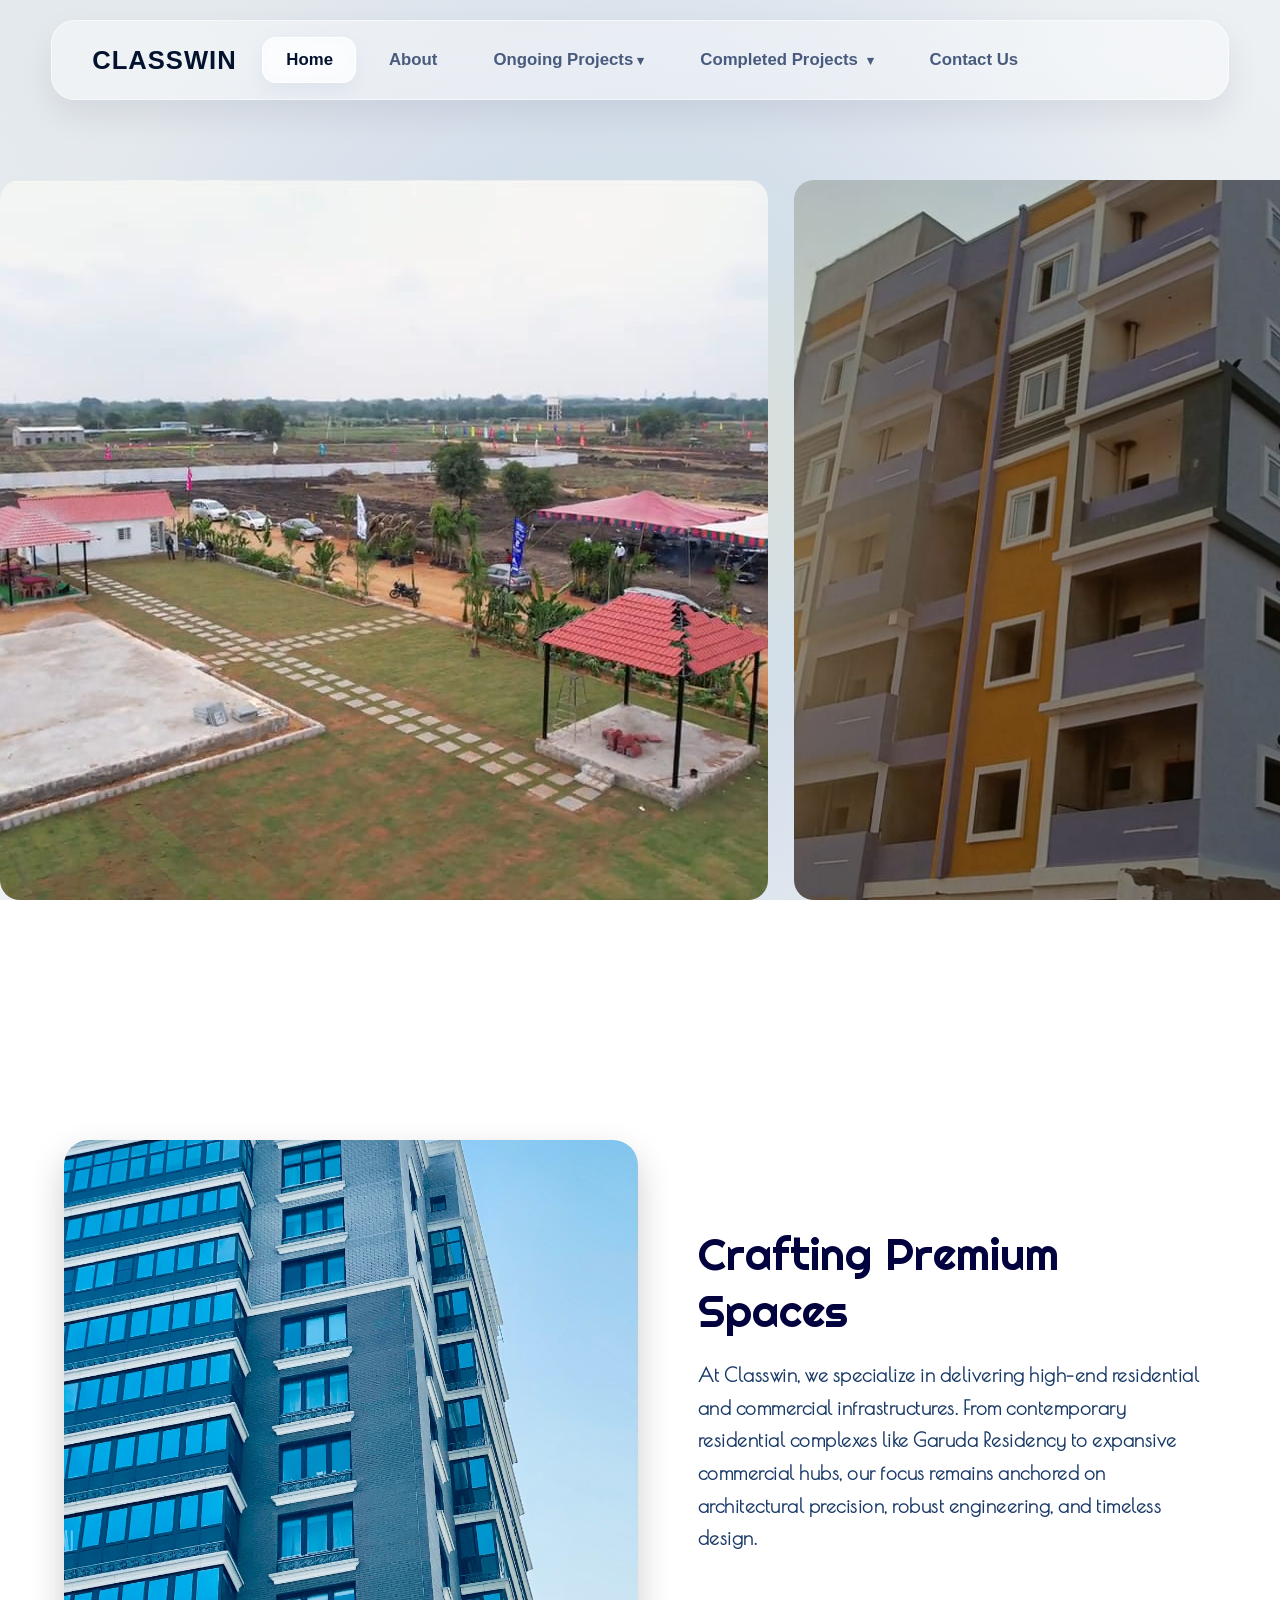
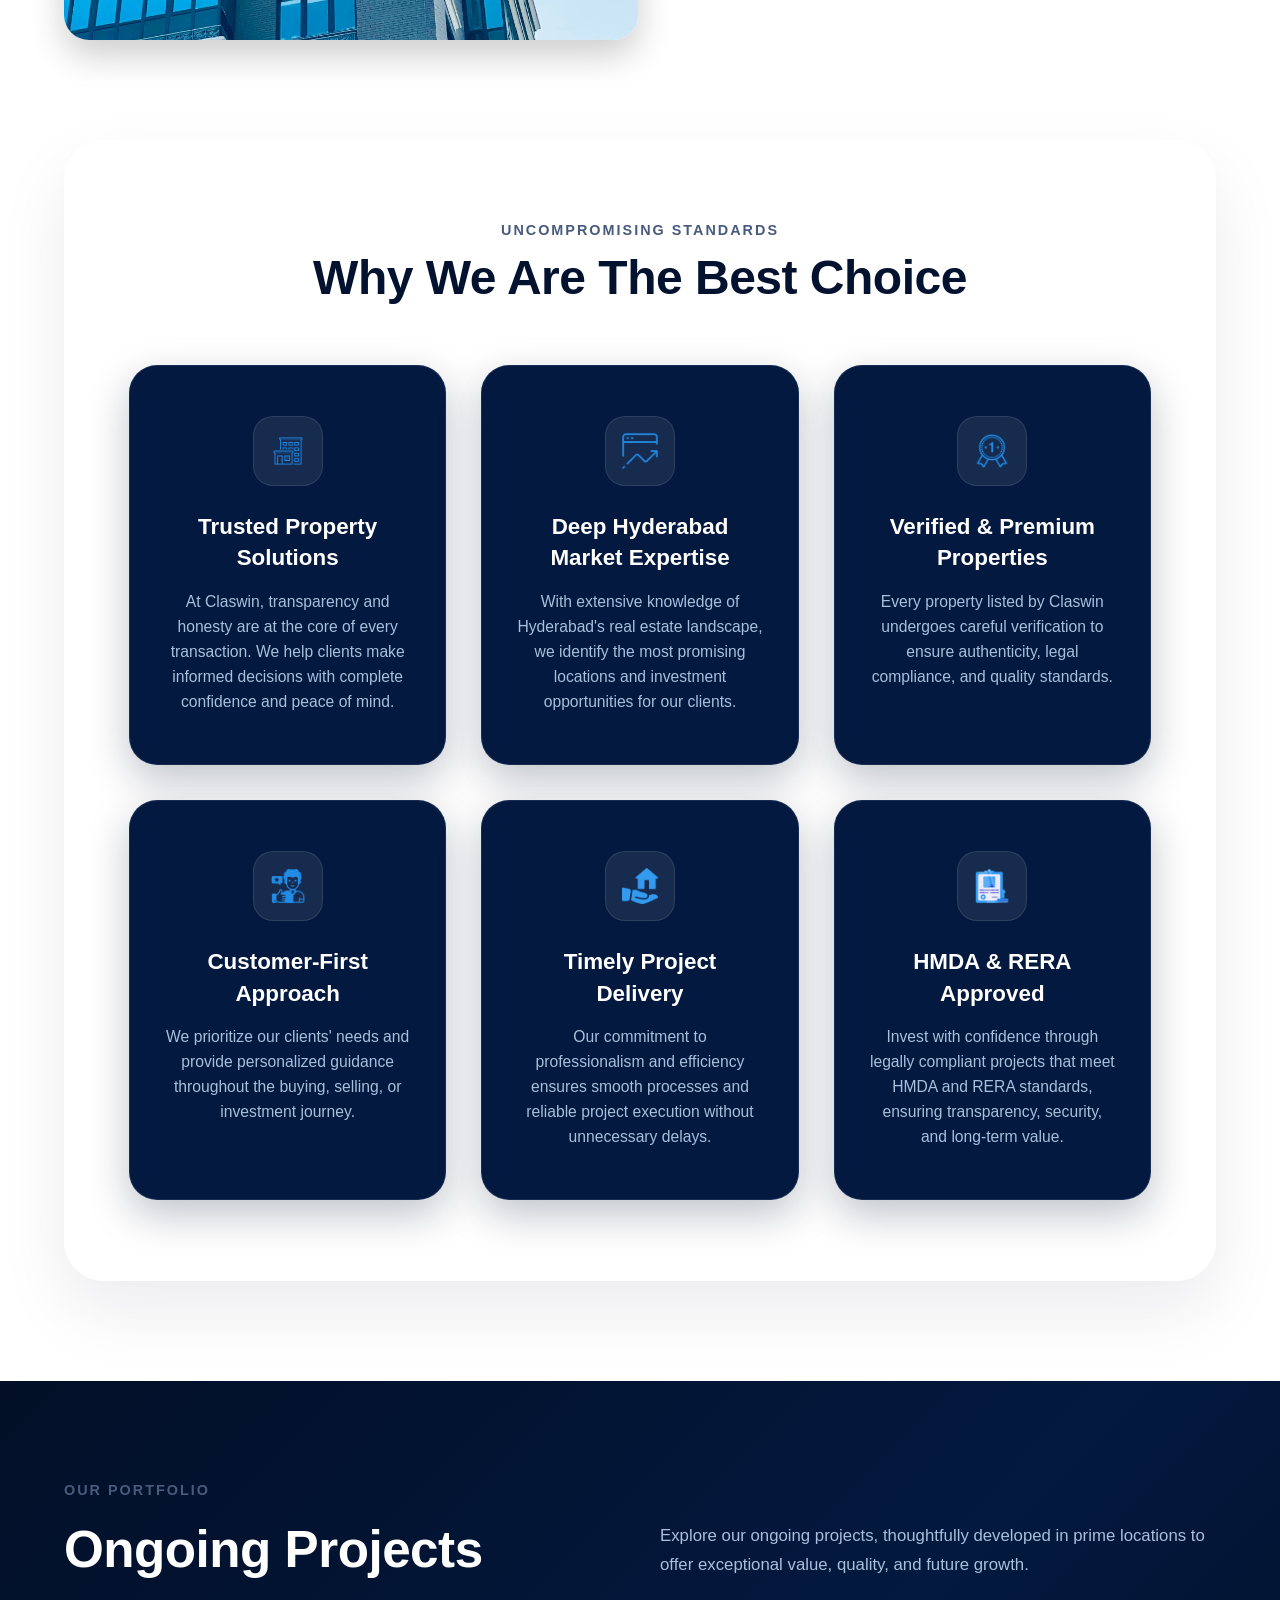
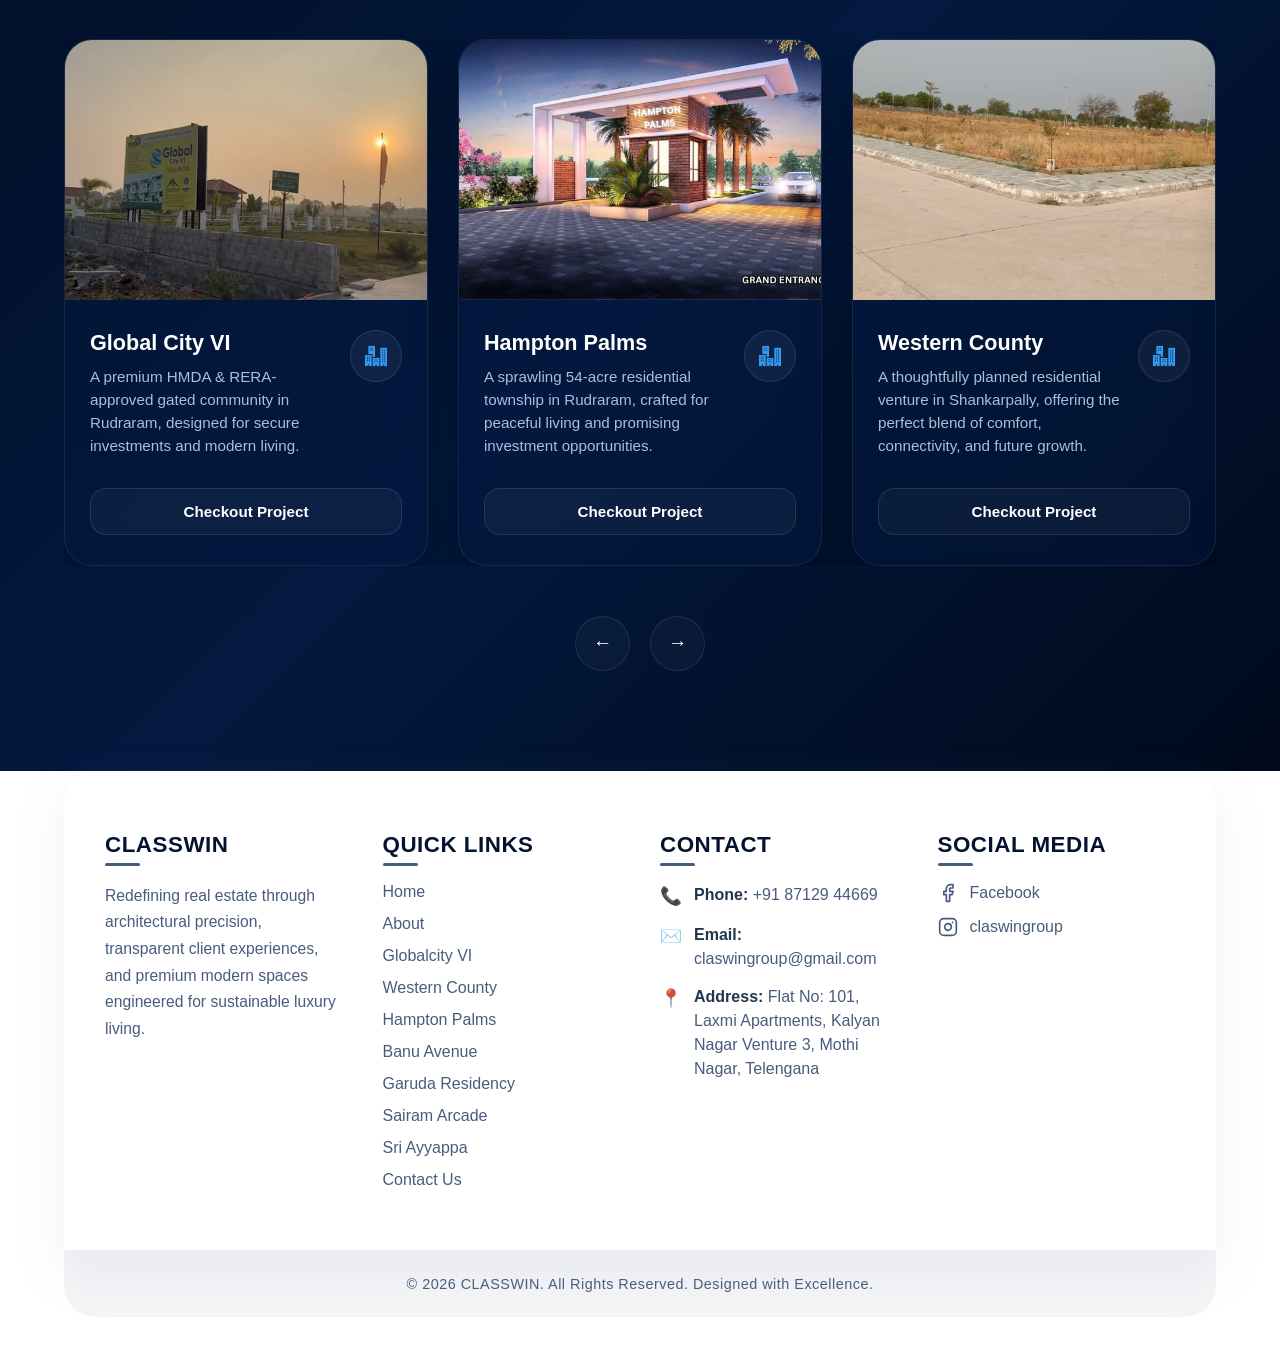
<file: index.html>
<!DOCTYPE html>
<html lang="en">
<head>
    <meta charset="UTF-8">
    <meta name="viewport" content="width=device-width, initial-scale=1.0">
    <title>Classwin | Home</title>
    <link rel="stylesheet" href="CSS/style.css">
    <link rel="stylesheet" href="CSS/home.css">
    <link rel="preconnect" href="https://fonts.googleapis.com">
    <link rel="preconnect" href="https://fonts.gstatic.com" crossorigin>
    <link href="https://fonts.googleapis.com/css2?family=Righteous&display=swap" rel="stylesheet">
    <link rel="preconnect" href="https://fonts.googleapis.com">
    <link rel="preconnect" href="https://fonts.gstatic.com" crossorigin>
    <link href="https://fonts.googleapis.com/css2?family=Poiret+One&display=swap" rel="stylesheet">
</head>
<body>

    <header>
        

<header class="main-header">
    <nav class="navbar">
        <div class="logo">CLASSWIN</div>

        <button class="menu-toggle" aria-label="Open Menu">
            ☰
        </button>
        
        <div class="nav-links-container">
            <!-- The sliding glass container element -->
            <div class="sliding-glass-pill"></div>
            
            <ul class="nav-links">
                <li class="nav-item"><a href="home.html">Home</a></li>
                <li class="nav-item"><a href="about.html">About</a></li>
                <li class="nav-item has-dropdown">
    <a href="javascript:void(0);" class="dropdown-trigger">Ongoing Projects<span class="arrow">&#9662;</span></a>
    <ul class="dropdown-menu">
        <li><a href="Globalcity_VI.html">Global City VI</a></li>
        <li><a href="westerncounty.html">Western County</a></li>
        <li><a href="hamptonpalms.html">Hampton Palms</a></li>
        <li><a href="banuavenue.html">Banu Avenue</a></li>
    </ul>
</li>
                <li class="nav-item has-dropdown">
    <a href="javascript:void(0);" class="dropdown-trigger">Completed Projects <span class="arrow">&#9662;</span></a>
    <ul class="dropdown-menu">
        <li><a href="garudaresidency.html">Garuda Residency</a></li>
        <li><a href="sairamarcade.html">Sairam Arcade</a></li>
        <li><a href="sriayyappa.html">Sri Ayyappa</a></li>
    </ul>
</li>
                <li class="nav-item"><a href="contactus.html">Contact Us</a></li>
            </ul>
        </div>
        
        
        <span class="nav-spacer"></span>
    </nav>
</header>
    </header>

    <main>
        <div class="carousel">
    <!-- Group 1: The Main Carousel Items -->
    <div class="group">
        <div class="card">
            <img src="Assets/Images/Ongoing-projects/Globalcity_VI/image1.jpeg" alt="Global City VI">
            <div class="card-overlay">
                <h3>Global City VI</h3>
                <span class="status-tag">Ongoing Project</span>
                <p>Nestled in the rapidly developing locality of Rudraram, Global City VI is a premium plotted development designed for secure investments and modern living. With HMDA & RERA approvals and a sprawling 22-acre layout, it offers the perfect blend of comfort, connectivity, and future growth.</p>
            </div>
        </div>
        <div class="card">
            <img src="Assets/Images/Ongoing-projects/banuavenue/image1.jpeg" alt="Banu Avenue">
            <div class="card-overlay">
                <h3>Banu Avenue</h3>
                <span class="status-tag">Ongoing Project</span>
                <p>Situated in the heart of Kukatpally, Banu Avenue is a premium urban development that brings convenience, connectivity, and value together. Its prime location and GHMC & RERA approvals make it an ideal choice for both homeowners and investors.</p>
            </div>
        </div>
        <div class="card">
            <img src="Assets/Images/Ongoing-projects/hamptonpalms/image2.jpeg" alt="Hampton Palms">
            <div class="card-overlay">
                <h3>Hampton Palms</h3>
                <span class="status-tag">Ongoing Project</span>
                <p>Hampton Palms is an expansive 54-acre residential community in Rudraram, crafted to deliver a harmonious balance of nature and modern living. With its spacious layout and strategic location, it offers an outstanding opportunity for a peaceful lifestyle and long-term investment.</p>
            </div>
        </div>
        <div class="card">
            <img src="Assets/Images/Ongoing-projects/westerncounty/image15.jpeg" alt="Western County">
            <div class="card-overlay">
                <h3>Western County</h3>
                <span class="status-tag">Ongoing Project</span>
                <p>Located in the thriving neighborhood of Shankarpally, Western County is a thoughtfully planned residential project that combines legal assurance with exceptional investment potential. Spread across 17 acres, it offers a peaceful environment and modern infrastructure for a better tomorrow.</p>
            </div>
        </div>
    </div>

    <!-- Group 2: The Exact Duplicate Clone for Seamless Infinite Loop Loops -->
    <div aria-hidden="true" class="group">
        <div class="card">
            <img src="Assets/Images/Ongoing-projects/Globalcity_VI/image1.jpeg" alt="Global City VI">
            <div class="card-overlay">
                <h3>Global City VI</h3>
                <span class="status-tag">Ongoing Project</span>
                <p>Nestled in the rapidly developing locality of Rudraram, Global City VI is a premium plotted development designed for secure investments and modern living.</p>
            </div>
        </div>
        <div class="card">
            <img src="Assets/Images/Ongoing-projects/banuavenue/image1.jpeg" alt="Banu Avenue">
            <div class="card-overlay">
                <h3>Banu Avenue</h3>
                <span class="status-tag">Ongoing Project</span>
                <p>Situated in the heart of Kukatpally, Banu Avenue is a premium urban development that brings convenience, connectivity, and value together. Its prime location and GHMC & RERA approvals make it an ideal choice for both homeowners and investors.</p>
            </div>
        </div>
        <div class="card">
            <img src="Assets/Images/Ongoing-projects/hamptonpalms/image2.jpeg" alt="Hampton Palms">
            <div class="card-overlay">
                <h3>Hampton Palms</h3>
                <span class="status-tag">Ongoing Project</span>
                <p>Hampton Palms is an expansive 54-acre residential community in Rudraram, crafted to deliver a harmonious balance of nature and modern living.</p>
            </div>
        </div>
        <div class="card">
            <img src="Assets/Images/Ongoing-projects/westerncounty/image15.jpeg" alt="Western County">
            <div class="card-overlay">
                <h3>Western County</h3>
                <span class="status-tag">Ongoing Project</span>
                <p>Located in the thriving neighborhood of Shankarpally, Western County is a thoughtfully planned residential project.</p>
            </div>
        </div>
    </div>
</div>
    
   <section class="banner-section">
    <div class="mid-banner">
        <img src="Assets/Images/Home/Hero banner.jpg" alt="Project Hero Banner">
    </div>

    <div class="banner-content">
        <h2>Crafting Premium Spaces</h2>
        <p>
            At Classwin, we specialize in delivering high-end residential and commercial infrastructures. 
            From contemporary residential complexes like Garuda Residency to expansive commercial hubs, 
            our focus remains anchored on architectural precision, robust engineering, and timeless design.
        </p>
    </div>
</section>



<div class="grid-section">

    <div class="section-header">
        <span class="section-sub-heading">Uncompromising Standards</span>
        <h2>Why We Are The Best Choice</h2>
    </div>
    <div class="cards-grid">
        
        <div class="feature-card">
            <div class="card-icon">
                <img src="Assets/Images/Home/card-1.png" alt="Trusted Property Solutions">
            </div>
            <h3 class="card-title">Trusted Property Solutions</h3>
            <p class="card-text">
                At Claswin, transparency and honesty are at the core of every transaction. We help clients make informed decisions with complete confidence and peace of mind.
            </p>
        </div>

        <div class="feature-card">
            <div class="card-icon">
                <img src="Assets/Images/Home/card-2.png" alt="Deep Hyderabad Market Expertise">
            </div>
            <h3 class="card-title">Deep Hyderabad Market Expertise</h3>
            <p class="card-text">
                With extensive knowledge of Hyderabad's real estate landscape, we identify the most promising locations and investment opportunities for our clients.
            </p>
        </div>

        <div class="feature-card">
            <div class="card-icon">
                <img src="Assets/Images/Home/card-3.png" alt="Verified & Premium Properties">
            </div>
            <h3 class="card-title">Verified & Premium Properties</h3>
            <p class="card-text">
                Every property listed by Claswin undergoes careful verification to ensure authenticity, legal compliance, and quality standards.
            </p>
        </div>

        <div class="feature-card">
            <div class="card-icon">
                <img src="Assets/Images/Home/card-4.png" alt="Customer-First Approach">
            </div>
            <h3 class="card-title">Customer-First Approach</h3>
            <p class="card-text">
                We prioritize our clients' needs and provide personalized guidance throughout the buying, selling, or investment journey.
            </p>
        </div>

        <div class="feature-card">
            <div class="card-icon">
                <img src="Assets/Images/Home/card-5.png" alt="Timely Project Delivery">
            </div>
            <h3 class="card-title">Timely Project Delivery</h3>
            <p class="card-text">
                Our commitment to professionalism and efficiency ensures smooth processes and reliable project execution without unnecessary delays.
            </p>
        </div>

        <div class="feature-card">
            <div class="card-icon">
                <img src="Assets/Images/Home/card-6.png" alt="HMDA & RERA Approved">
            </div>
            <h3 class="card-title">HMDA & RERA Approved</h3>
            <p class="card-text">
                Invest with confidence through legally compliant projects that meet HMDA and RERA standards, ensuring transparency, security, and long-term value.
            </p>
        </div>

    </div>
</div>

<section class="featured-projects-section">
    
    <div class="projects-header">
        <div class="header-left">
            <span class="section-sub-heading">Our Portfolio</span>
            <h2>Ongoing Projects</h2>
        </div>
        <div class="header-right">
            <p>Explore our ongoing projects, thoughtfully developed in prime locations to offer exceptional value, quality, and future growth.</p>
        </div>
    </div>

    <div class="slider-viewport-container">
        <div class="slider-track" id="projectTrack">
            
            <div class="project-card">
                <div class="project-image-box">
                    <img src="Assets/Images/Ongoing-projects/Globalcity_VI/image2.jpeg" alt="Global City VI">
                </div>
                <div class="project-details">
                    <div class="details-text-row">
                        <div class="title-wrap">
                            <h3>Global City VI</h3>
                            <p>A premium HMDA & RERA-approved gated community in Rudraram, designed for secure investments and modern living.</p>
                        </div>
                        <div class="project-mini-icon">
                            <img src="Assets/About/building.png" alt="Icon">
                        </div>
                    </div>
                    <a href="Globalcity_VI.html" class="project-action-btn">Checkout Project</a>
                </div>
            </div>

            <div class="project-card">
                <div class="project-image-box">
                    <img src="Assets/Images/Ongoing-projects/hamptonpalms/image2.jpeg" alt="Hampton Palms">
                </div>
                <div class="project-details">
                    <div class="details-text-row">
                        <div class="title-wrap">
                            <h3>Hampton Palms</h3>
                            <p>A sprawling 54-acre residential township in Rudraram, crafted for peaceful living and promising investment opportunities.</p>
                        </div>
                        <div class="project-mini-icon">
                            <img src="Assets/About/building.png" alt="Icon">
                        </div>
                    </div>
                    <a href="hamptonpalms.html" class="project-action-btn">Checkout Project</a>
                </div>
            </div>

            <div class="project-card">
                <div class="project-image-box">
                    <img src="Assets/Images/Ongoing-projects/westerncounty/image15.jpeg" alt="Westeern County">
                </div>
                <div class="project-details">
                    <div class="details-text-row">
                        <div class="title-wrap">
                            <h3>Western County</h3>
                            <p>A thoughtfully planned residential venture in Shankarpally, offering the perfect blend of comfort, connectivity, and future growth.</p>
                        </div>
                        <div class="project-mini-icon">
                            <img src="Assets/About/building.png" alt="Icon">
                        </div>
                    </div>
                    <a href="westerncounty.html" class="project-action-btn">Checkout Project</a>
                </div>
            </div>

            <div class="project-card">
                <div class="project-image-box">
                    <img src="Assets/Images/Ongoing-projects/banuavenue/image2.jpeg" alt="Banu Avenue">
                </div>
                <div class="project-details">
                    <div class="details-text-row">
                        <div class="title-wrap">
                            <h3>Banu Avenue</h3>
                            <p>An exclusive urban development in Kukatpally that combines prime location, legal assurance, and exceptional value.</p>
                        </div>
                        <div class="project-mini-icon">
                            <img src="Assets/About/building.png" alt="Icon">
                        </div>
                    </div>
                    <a href="banuavenue.html" class="project-action-btn">Checkout Project</a>
                </div>
            </div>

        </div>
    </div>

    <div class="slider-controls">
        <button class="ctrl-btn prev-btn" id="prevSlideBtn">&#8592;</button>
        <button class="ctrl-btn next-btn" id="nextSlideBtn">&#8594;</button>
    </div>

</section>

        

    </main>
<footer class="footer">
    <div class="footer-container">
        <div class="footer-heading footer-1">
            <h2>CLASSWIN</h2>
            <p>Redefining real estate through architectural precision, transparent client experiences, and premium modern spaces engineered for sustainable luxury living.</p>
        </div>
        <div class="footer-heading footer-2">
            <h2>Quick Links</h2>
            <ul class="footer-links">
                <li><a href="index.html">Home</a></li>
                <li><a href="about.html">About</a></li>
                <li><a href="Globalcity_VI.html">Globalcity VI</a></li>
                <li><a href="westerncounty.html">Western County</a></li>
                <li><a href="hamptonpalms.html">Hampton Palms</a></li>
                <li><a href="banuavenue.html">Banu Avenue</a></li>
                <li><a href="garudaresidency.html">Garuda Residency</a></li>
                <li><a href="sairamarcade.html">Sairam Arcade</a></li>
                <li><a href="sriayyappa.html">Sri Ayyappa</a></li>
                <li><a href="contactus.html">Contact Us</a></li>
            </ul>
        </div>
        <div class="footer-heading footer-3">
            <h2>Contact</h2>
            <ul class="footer-contact-list">
                <li>
                    <span class="contact-icon">📞</span>
                    <span class="contact-text"><strong>Phone:</strong> +91 87129 44669</span>
                </li>
                <li>
                    <span class="contact-icon">✉️</span>
                    <span class="contact-text"><strong>Email:</strong> claswingroup@gmail.com</span>
                </li>
                <li>
                    <span class="contact-icon">📍</span>
                    <span class="contact-text"><strong>Address:</strong> Flat No: 101, Laxmi Apartments, Kalyan Nagar Venture 3, Mothi Nagar, Telengana</span>
                </li>
            </ul>
        </div>
        <div class="footer-heading footer-4">
            <h2>Social Media</h2>
            <ul class="footer-social-links">
                <li>
            <a href="https://facebook.com" target="_blank" rel="noopener noreferrer">
                <svg class="social-svg-icon" viewBox="0 0 24 24" fill="none" stroke="currentColor" stroke-width="2" stroke-linecap="round" stroke-linejoin="round">
                    <path d="M18 2h-3a5 5 0 0 0-5 5v3H7v4h3v8h4v-8h3l1-4h-4V7a1 1 0 0 1 1-1h3z"></path>
                </svg>
                Facebook
            </a>
        </li>
        <li>
            <a href="https://instagram.com" target="_blank" rel="noopener noreferrer">
                <svg class="social-svg-icon" viewBox="0 0 24 24" fill="none" stroke="currentColor" stroke-width="2" stroke-linecap="round" stroke-linejoin="round">
                    <rect x="2" y="2" width="20" height="20" rx="5" ry="5"></rect>
                    <path d="M16 11.37A4 4 0 1 1 12.63 8 4 4 0 0 1 16 11.37z"></path>
                    <line x1="17.5" y1="6.5" x2="17.51" y2="6.5"></line>
                </svg>
                claswingroup
            </a>
            </ul>
        </div>
    </div> 

    <div class="footer-bottom-bar">
        <p>&copy; 2026 CLASSWIN. All Rights Reserved. Designed with Excellence.</p>
    </div>
</footer>

<script src="JS/main.js"></script>
<script src="JS/navigation.js"></script>
</body>
</html>
</file>
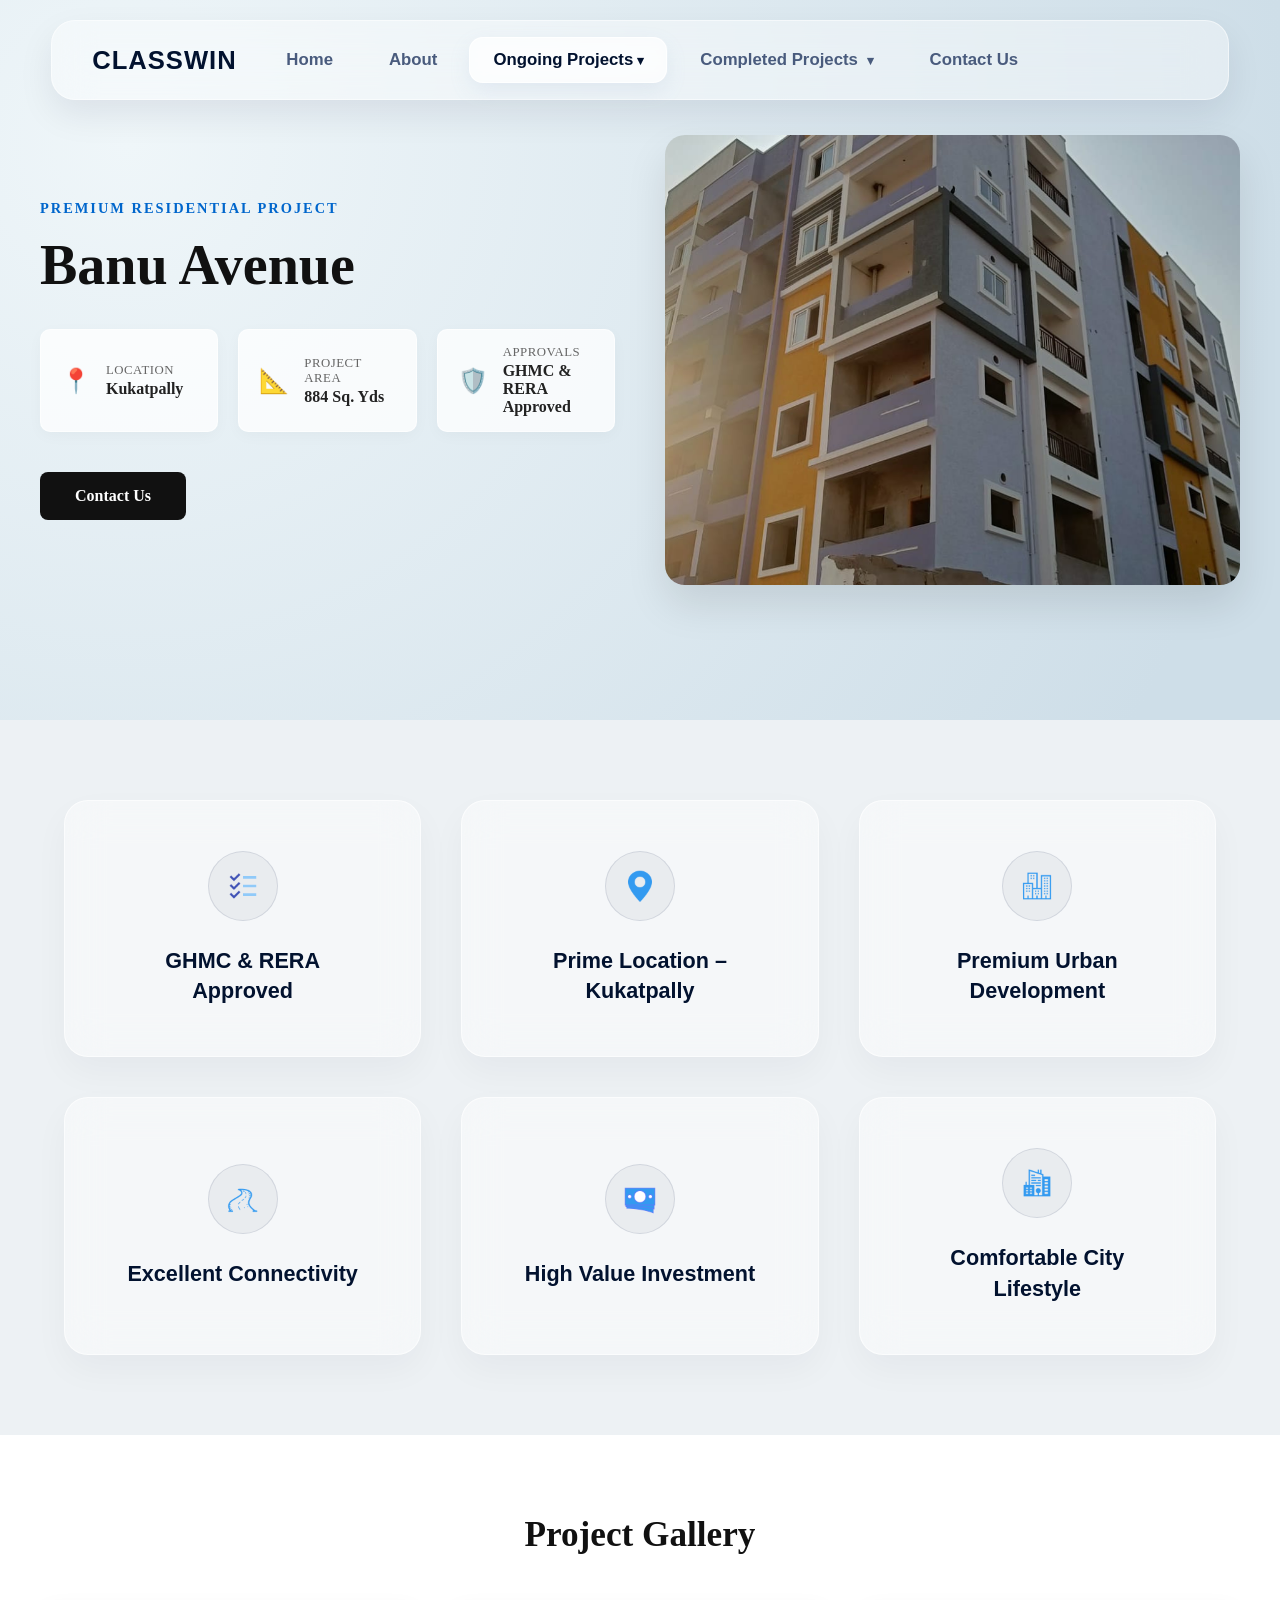
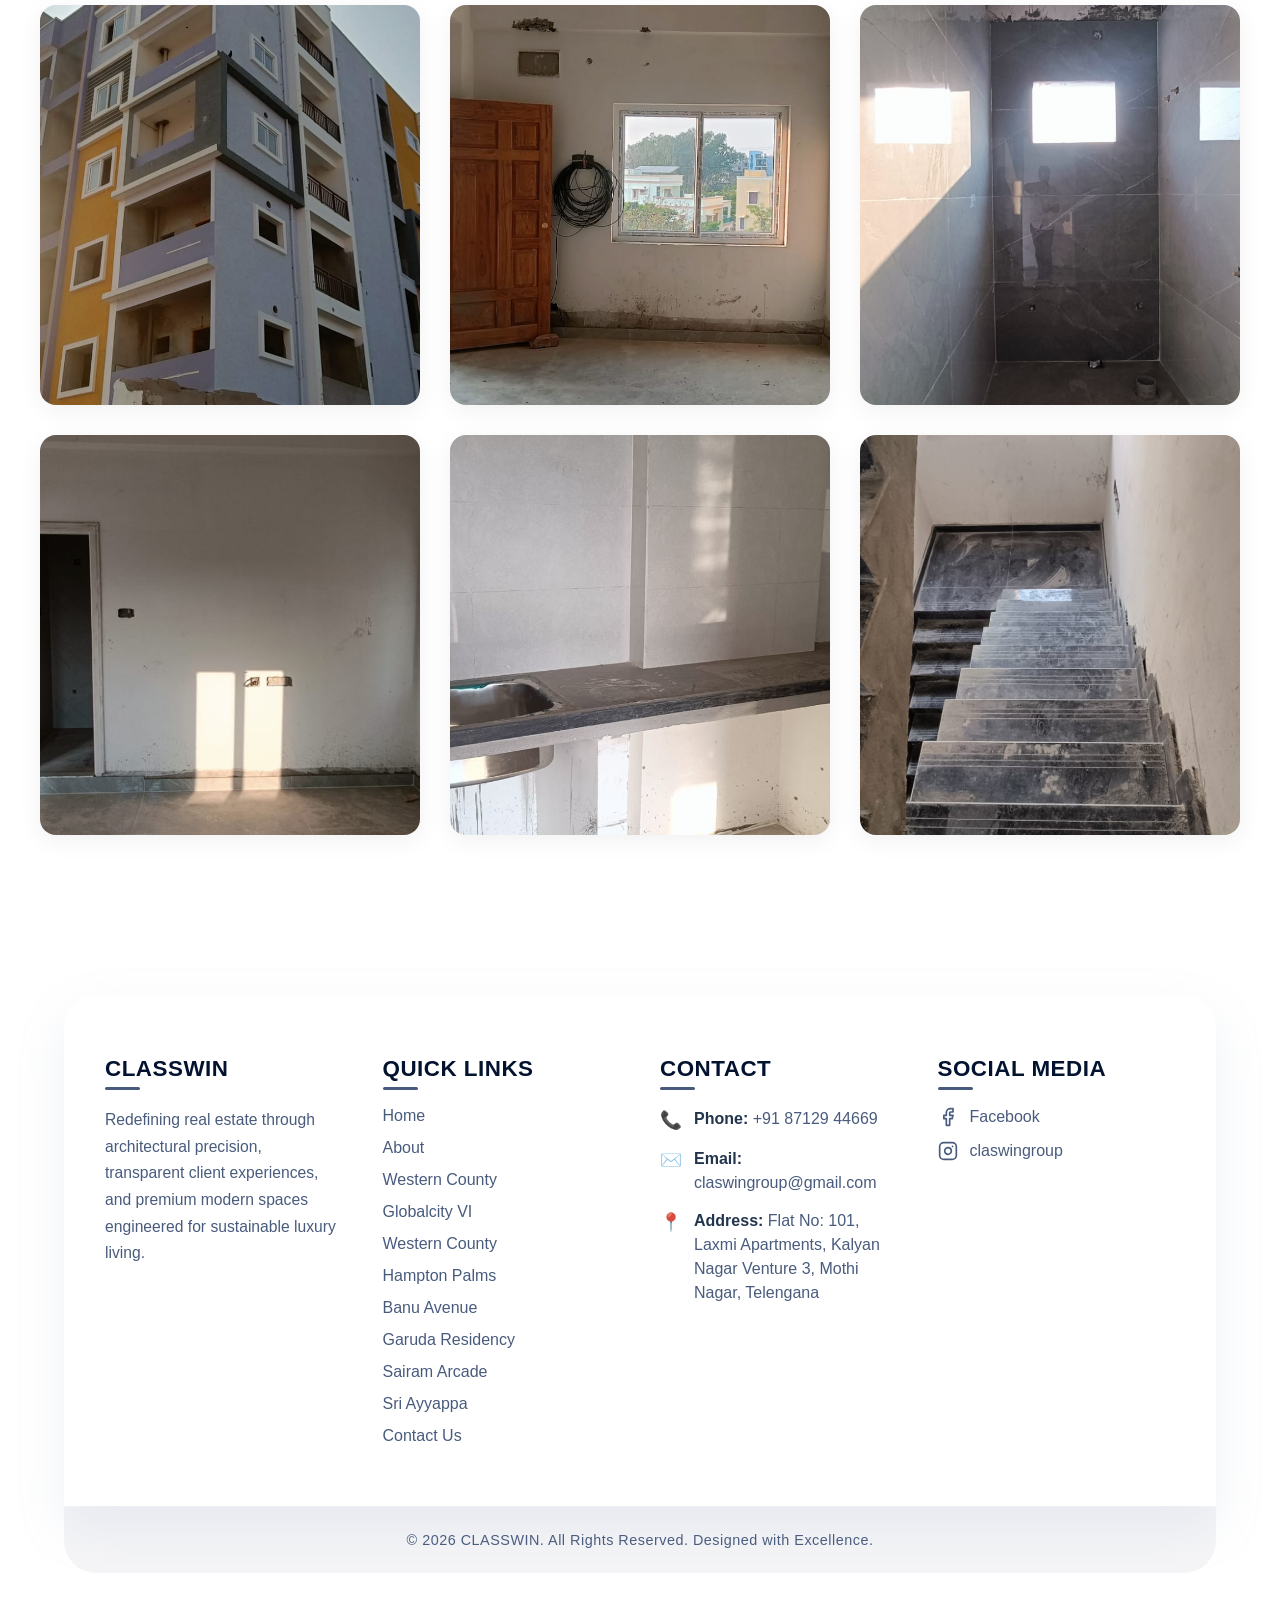
<file: banuavenue.html>
<!DOCTYPE html>
<html lang="en">
<head>
    <meta charset="UTF-8">
    <meta name="viewport" content="width=device-width, initial-scale=1.0">
    <title>Banu Avenue</title>
    <link rel="stylesheet" href="CSS/style.css">
    <link rel="stylesheet" href="CSS/banuavenue.css">
</head>
<body>
    <header>
       <header class="main-header">
     <nav class="navbar">
        <div class="logo">CLASSWIN</div>

        <button class="menu-toggle" aria-label="Open Menu">
            ☰
        </button>
        
        <div class="nav-links-container">
            <!-- The sliding glass container element -->
            <div class="sliding-glass-pill"></div>
            
            <ul class="nav-links">
                <li class="nav-item"><a href="home.html">Home</a></li>
                <li class="nav-item"><a href="about.html">About</a></li>
                <li class="nav-item has-dropdown">
    <a href="javascript:void(0);" class="dropdown-trigger">Ongoing Projects<span class="arrow">&#9662;</span></a>
    <ul class="dropdown-menu">
        <li><a href="Globalcity_VI.html">Global City VI</a></li>
        <li><a href="westerncounty.html">Western County</a></li>
        <li><a href="hamptonpalms.html">Hampton Palms</a></li>
        <li><a href="banuavenue.html">Banu Avenue</a></li>
    </ul>
</li>
                <li class="nav-item has-dropdown">
    <a href="javascript:void(0);" class="dropdown-trigger">Completed Projects <span class="arrow">&#9662;</span></a>
    <ul class="dropdown-menu">
        <li><a href="garudaresidency.html">Garuda Residency</a></li>
        <li><a href="sairamarcade.html">Sairam Arcade</a></li>
        <li><a href="sriayyappa.html">Sri Ayyappa</a></li>
    </ul>
</li>
                <li class="nav-item"><a href="contactus.html">Contact Us</a></li>
            </ul>
        </div>
        
        
        <span class="nav-spacer"></span>
    </nav>
</header>
    </header>

    <main>
        <section class="hero-section">
    <div class="hero-container">
        <div class="hero-content">
            <span class="hero-tag">Premium Residential Project</span>
            <h1>Banu Avenue</h1>
            
            <div class="hero-details">
                <div class="detail-item">
                    <span class="detail-icon">📍</span>
                    <div class="detail-text">
                        <small>Location</small>
                        <strong>Kukatpally</strong>
                    </div>
                </div>
                
                <div class="detail-item">
                    <span class="detail-icon">📐</span>
                    <div class="detail-text">
                        <small>Project Area</small>
                        <strong>884 Sq. Yds</strong>
                    </div>
                </div>

                <div class="detail-item">
                    <span class="detail-icon">🛡️</span>
                    <div class="detail-text">
                        <small>Approvals</small>
                        <strong>GHMC & RERA Approved</strong>
                    </div>
                </div>
            </div>

            <div class="hero-actions">
                <a href="contactus.html" class="btn-primary">Contact Us</a>
            </div>
        </div>
        
        <div class="hero-image">
            <div class="image-wrapper">
                <img src="Assets/Images/Ongoing-projects/banuavenue/image2.jpeg" alt="Banu Avenue Presentation">
            </div>
        </div>
    </div>
</section>


<section class="features-grid-section">
    <div class="features-container">

        <!-- Card 1 -->
        <div class="feature-parent-card">
            <div class="feature-icon-wrapper">
                <img src="Assets/Images/Ongoing-projects/banuavenue/hmda&rera.png" alt="HMDA & RERA Approved Icon">
            </div>
            <h3>GHMC & RERA Approved</h3>
            
            <!-- Hidden Child Pop-up Card -->
            <div class="feature-child-popup">
                <p>Banu Avenue is approved by GHMC and RERA, ensuring legal security, transparent documentation, and a safe investment for every buyer.</p>
            </div>
        </div>

        <!-- Card 2 -->
        <div class="feature-parent-card">
            <div class="feature-icon-wrapper">
                <img src="Assets/Images/Ongoing-projects/banuavenue/primelocation.png" alt="Prime Location Icon">
            </div>
            <h3>Prime Location – Kukatpally</h3>
            
            <!-- Hidden Child Pop-up Card -->
            <div class="feature-child-popup">
                <p>Located in the heart of Kukatpally, one of Hyderabad's most sought-after areas, the project offers excellent connectivity to IT hubs, metro stations, shopping malls, schools, hospitals, and major roadways.</p>
            </div>
        </div>

        <!-- Card 3 -->
        <div class="feature-parent-card">
            <div class="feature-icon-wrapper">
                <img src="Assets/Images/Ongoing-projects/banuavenue/urban.png" alt="Premium Urban Development Icon">
            </div>
            <h3>Premium Urban Development</h3>
            
            <!-- Hidden Child Pop-up Card -->
            <div class="feature-child-popup">
                <p>Spread across 884 Sq. Yds, Banu Avenue is designed to maximize space with a well-planned layout that perfectly complements modern city living.</p>
            </div>
        </div>

        <!-- Card 4 -->
        <div class="feature-parent-card">
            <div class="feature-icon-wrapper">
                <img src="Assets/Images/Ongoing-projects/banuavenue/connectivity.png" alt="Excellent Connectivity Icon">
            </div>
            <h3>Excellent Connectivity</h3>
            
            <!-- Hidden Child Pop-up Card -->
            <div class="feature-child-popup">
                <p>Enjoy seamless access to major business districts, public transportation, educational institutions, healthcare centers, and entertainment destinations, making daily life more convenient.</p>
            </div>
        </div>

        <!-- Card 5 -->
        <div class="feature-parent-card">
            <div class="feature-icon-wrapper">
                <img src="Assets/Images/Ongoing-projects/banuavenue/Highinvestment.png" alt="High Value Investment Icon">
            </div>
            <h3>High Value Investment</h3>
            
            <!-- Hidden Child Pop-up Card -->
            <div class="feature-child-popup">
                <p>With Kukatpally's consistently growing real estate demand and strong infrastructure, Banu Avenue presents an excellent opportunity for both residential buyers and investors seeking long-term appreciation.</p>
            </div>
        </div>

        <!-- Card 6 -->
        <div class="feature-parent-card">
            <div class="feature-icon-wrapper">
                <img src="Assets/Images/Ongoing-projects/banuavenue/city.png" alt="Comfortable City Lifestyle Icon">
            </div>
            <h3>Comfortable City Lifestyle</h3>
            
            <!-- Hidden Child Pop-up Card -->
            <div class="feature-child-popup">
                <p>Designed for urban convenience, Banu Avenue offers a secure and well-connected environment where modern amenities and everyday essentials are always within easy reach.</p>
            </div>
        </div>

    </div>
</section>
<section class="gallery-section">
    <div class="gallery-container">
        <h2 class="gallery-title">Project Gallery</h2>
        
        <div class="image-grid">
            <div class="gallery-card">
                <img src="Assets/Images/Ongoing-projects/banuavenue/image2.jpeg" alt="Gallery Image 1">
            </div>
            
            <div class="gallery-card">
                <img src="Assets/Images/Ongoing-projects/banuavenue/image4.jpeg" alt="Gallery Image 2">
            </div>

            <div class="gallery-card">
                <img src="Assets/Images/Ongoing-projects/banuavenue/image6.jpeg" alt="Gallery Image 3">
            </div>

            <div class="gallery-card">
                <img src="Assets/Images/Ongoing-projects/banuavenue/image8.jpeg" alt="Gallery Image 4">
            </div>

            <div class="gallery-card">
                <img src="Assets/Images/Ongoing-projects/banuavenue/image12.jpeg" alt="Gallery Image 5">
            </div>

            <div class="gallery-card">
                <img src="Assets/Images/Ongoing-projects/banuavenue/image15.jpeg" alt="Gallery Image 6">
            </div>
        </div>
    </div>
</section>




    </main>

    <footer class="footer">
    <div class="footer-container">
        <div class="footer-heading footer-1">
            <h2>CLASSWIN</h2>
            <p>Redefining real estate through architectural precision, transparent client experiences, and premium modern spaces engineered for sustainable luxury living.</p>
        </div>
        <div class="footer-heading footer-2">
            <h2>Quick Links</h2>
            <ul class="footer-links">
                <li><a href="index.html">Home</a></li>
                <li><a href="about.html">About</a></li>
                <li><a href="westerncounty.html">Western County</a></li>
                <li><a href="Globalcity_VI.html">Globalcity VI</a></li>
                <li><a href="westerncounty.html">Western County</a></li>
                <li><a href="hamptonpalms.html">Hampton Palms</a></li>
                <li><a href="banuavenue.html">Banu Avenue</a></li>
                <li><a href="garudaresidency.html">Garuda Residency</a></li>
                <li><a href="sairamarcade.html">Sairam Arcade</a></li>
                <li><a href="sriayyappa.html">Sri Ayyappa</a></li>
                <li><a href="contactus.html">Contact Us</a></li>
            </ul>
        </div>
        <div class="footer-heading footer-3">
            <h2>Contact</h2>
            <ul class="footer-contact-list">
                <li>
                    <span class="contact-icon">📞</span>
                    <span class="contact-text"><strong>Phone:</strong> +91 87129 44669</span>
                </li>
                <li>
                    <span class="contact-icon">✉️</span>
                    <span class="contact-text"><strong>Email:</strong> claswingroup@gmail.com</span>
                </li>
                <li>
                    <span class="contact-icon">📍</span>
                    <span class="contact-text"><strong>Address:</strong> Flat No: 101, Laxmi Apartments, Kalyan Nagar Venture 3, Mothi Nagar, Telengana</span>
                </li>
            </ul>
        </div>
        <div class="footer-heading footer-4">
            <h2>Social Media</h2>
            <ul class="footer-social-links">
                <li>
            <a href="https://facebook.com" target="_blank" rel="noopener noreferrer">
                <svg class="social-svg-icon" viewBox="0 0 24 24" fill="none" stroke="currentColor" stroke-width="2" stroke-linecap="round" stroke-linejoin="round">
                    <path d="M18 2h-3a5 5 0 0 0-5 5v3H7v4h3v8h4v-8h3l1-4h-4V7a1 1 0 0 1 1-1h3z"></path>
                </svg>
                Facebook
            </a>
        </li>
        <li>
            <a href="https://instagram.com" target="_blank" rel="noopener noreferrer">
                <svg class="social-svg-icon" viewBox="0 0 24 24" fill="none" stroke="currentColor" stroke-width="2" stroke-linecap="round" stroke-linejoin="round">
                    <rect x="2" y="2" width="20" height="20" rx="5" ry="5"></rect>
                    <path d="M16 11.37A4 4 0 1 1 12.63 8 4 4 0 0 1 16 11.37z"></path>
                    <line x1="17.5" y1="6.5" x2="17.51" y2="6.5"></line>
                </svg>
                claswingroup
            </a>
            </ul>
        </div>
    </div> 

    <div class="footer-bottom-bar">
        <p>&copy; 2026 CLASSWIN. All Rights Reserved. Designed with Excellence.</p>
    </div>
</footer>

    <script src="JS/main.js"></script>
    <script src="JS/navigation.js"></script>
    <script src="JS/projects.js"></script>
</body>
</html>
</file>
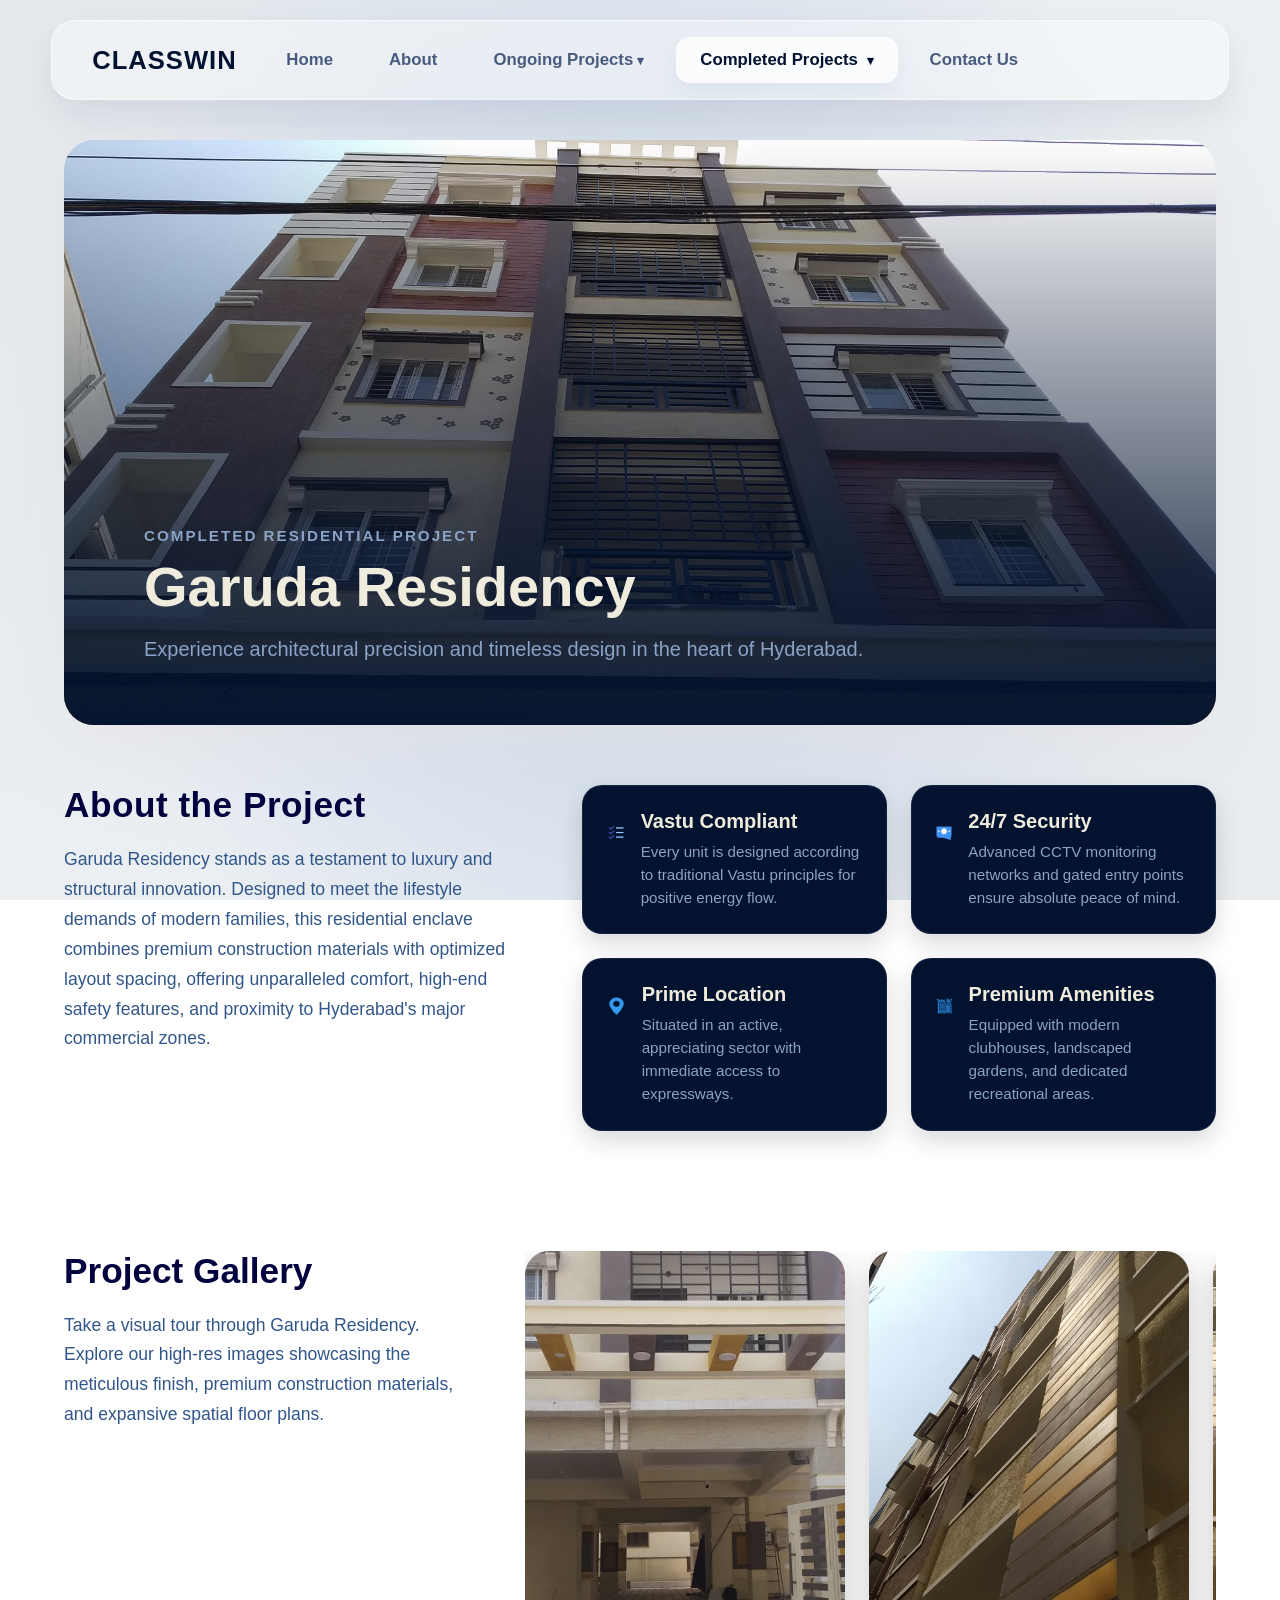
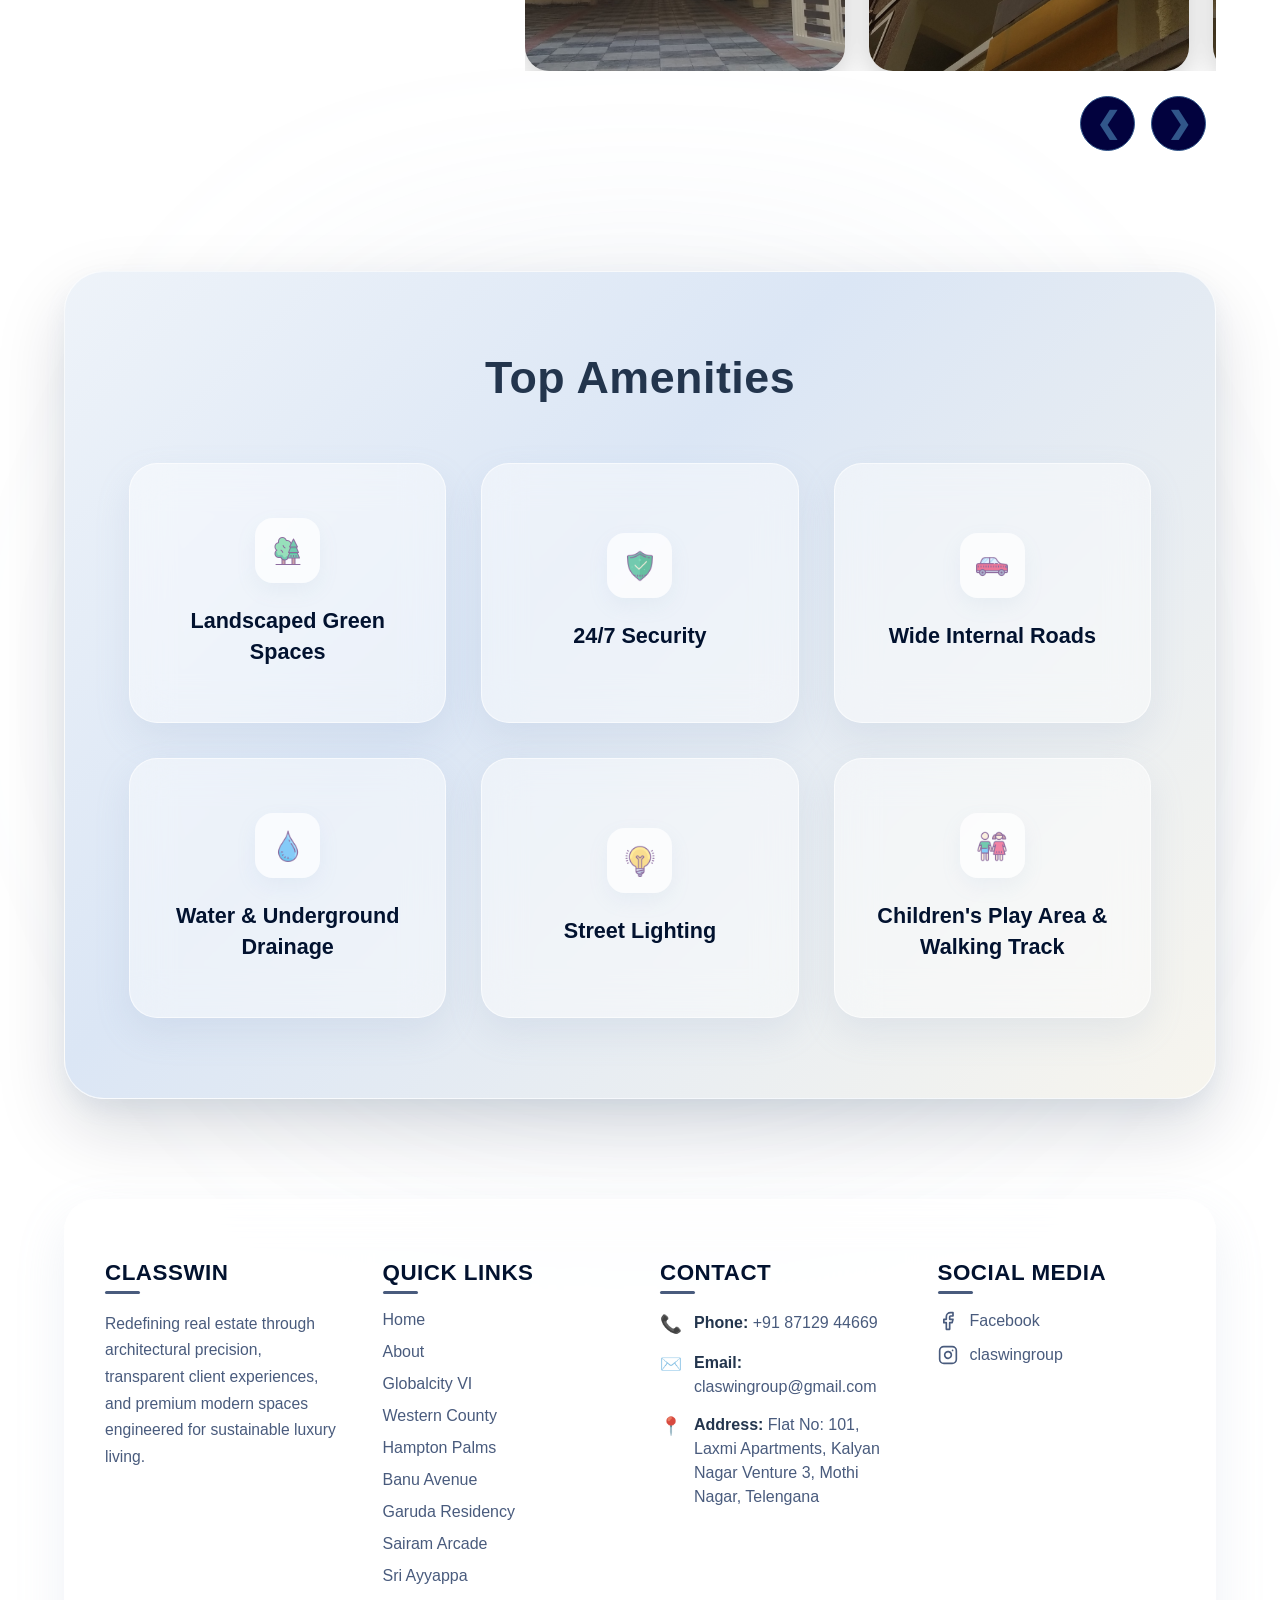
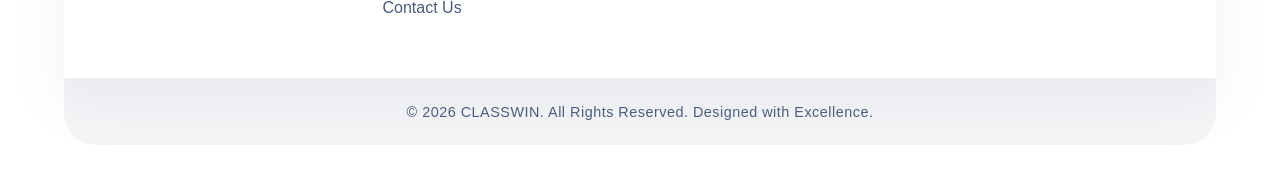
<file: garudaresidency.html>
<!DOCTYPE html>
<html lang="en">
<head>
    <meta charset="UTF-8">
    <meta name="viewport" content="width=device-width, initial-scale=1.0">
    <title>Garuda Residency</title>
    <link rel="stylesheet" href="CSS/style.css">
    <link rel="stylesheet" href="CSS/garudaresidency.css">
</head>
<body>
    <header>
        <header class="main-header">
     <nav class="navbar">
        <div class="logo">CLASSWIN</div>

        <button class="menu-toggle" aria-label="Open Menu">
            ☰
        </button>
        
        <div class="nav-links-container">
            <!-- The sliding glass container element -->
            <div class="sliding-glass-pill"></div>
            
            <ul class="nav-links">
                <li class="nav-item"><a href="home.html">Home</a></li>
                <li class="nav-item"><a href="about.html">About</a></li>
                <li class="nav-item has-dropdown">
    <a href="javascript:void(0);" class="dropdown-trigger">Ongoing Projects<span class="arrow">&#9662;</span></a>
    <ul class="dropdown-menu">
        <li><a href="Globalcity_VI.html">Global City VI</a></li>
        <li><a href="westerncounty.html">Western County</a></li>
        <li><a href="hamptonpalms.html">Hampton Palms</a></li>
        <li><a href="banuavenue.html">Banu Avenue</a></li>
    </ul>
</li>
                <li class="nav-item has-dropdown">
    <a href="javascript:void(0);" class="dropdown-trigger">Completed Projects <span class="arrow">&#9662;</span></a>
    <ul class="dropdown-menu">
        <li><a href="garudaresidency.html">Garuda Residency</a></li>
        <li><a href="sairamarcade.html">Sairam Arcade</a></li>
        <li><a href="sriayyappa.html">Sri Ayyappa</a></li>
    </ul>
</li>
                <li class="nav-item"><a href="contactus.html">Contact Us</a></li>
            </ul>
        </div>
        
        
        <span class="nav-spacer"></span>
    </nav>
</header>
    </header>


         <main class="project-page-content">

    <div class="project-hero-card">
        <img src="Assets/Images/completed-projects/garudaresidency/image9.jpg" alt="Garuda Residency Premium Showcase" class="hero-image">
        
        <div class="hero-overlay">
            <div class="hero-text-cluster">
                <span class="project-tag">Completed Residential Project</span>
                <h1>Garuda Residency</h1>
                <p>Experience architectural precision and timeless design in the heart of Hyderabad.</p>
            </div>
        </div>
    </div>
    <div class="project-overview-section">
    
    <div class="overview-content">
        <h2>About the Project</h2>
        <p>
            Garuda Residency stands as a testament to luxury and structural innovation. 
            Designed to meet the lifestyle demands of modern families, this residential enclave 
            combines premium construction materials with optimized layout spacing, offering unparalleled comfort, 
            high-end safety features, and proximity to Hyderabad's major commercial zones.
        </p>
    </div>

    <div class="overview-cards-grid">
        
        <div class="mini-feature-card">
            <div class="mini-card-icon">
                <img src="Assets/Images/completed-projects/garudaresidency/hmda&rera.png" alt="Icon">
            </div>
            <div class="mini-card-body">
                <h3>Vastu Compliant</h3>
                <p>Every unit is designed according to traditional Vastu principles for positive energy flow.</p>
            </div>
        </div>

        <div class="mini-feature-card">
            <div class="mini-card-icon">
                <img src="Assets/Images/completed-projects/garudaresidency/Highinvestment.png" alt="Icon">
            </div>
            <div class="mini-card-body">
                <h3>24/7 Security</h3>
                <p>Advanced CCTV monitoring networks and gated entry points ensure absolute peace of mind.</p>
            </div>
        </div>

        <div class="mini-feature-card">
            <div class="mini-card-icon">
                <img src="Assets/Images/completed-projects/garudaresidency/primelocation.png" alt="Icon">
            </div>
            <div class="mini-card-body">
                <h3>Prime Location</h3>
                <p>Situated in an active, appreciating sector with immediate access to expressways.</p>
            </div>
        </div>

        <div class="mini-feature-card">
            <div class="mini-card-icon">
                <img src="Assets/Images/completed-projects/garudaresidency/infrastructure.png" alt="Icon">
            </div>
            <div class="mini-card-body">
                <h3>Premium Amenities</h3>
                <p>Equipped with modern clubhouses, landscaped gardens, and dedicated recreational areas.</p>
            </div>
        </div>

    </div>

</div>

<div class="gallery-master-section">
    
    <div class="gallery-left-content">
        <div class="gallery-text">
            <h2>Project Gallery</h2>
            <p>
                Take a visual tour through Garuda Residency. Explore our high-res images showcasing the meticulous finish, premium construction materials, and expansive spatial floor plans.
            </p>
        </div>
    </div>

    <div class="gallery-right-viewport">
        
        <div class="gallery-track" id="galleryTrack">
            <div class="gallery-card">
                <img src="Assets/Images/completed-projects/garudaresidency/image10.jpg" alt="Interior View">
            </div>
            <div class="gallery-card">
                <img src="Assets/Images/completed-projects/garudaresidency/image13.jpg" alt="Exterior Facade">
            </div>
            <div class="gallery-card">
                <img src="Assets/Images/completed-projects/garudaresidency/image14.jpg" alt="Amenities area">
            </div>
            <div class="gallery-card">
                <img src="Assets/Images/completed-projects/garudaresidency/image11.jpg" alt="Night landscape">
            </div>
            <div class="gallery-card">
                <img src="Assets/Images/completed-projects/garudaresidency/image8.jpg" alt="Night landscape">
            </div>
            <div class="gallery-card">
                <img src="Assets/Images/completed-projects/garudaresidency/image7.jpg" alt="Night landscape">
            </div>
            <div class="gallery-card">
                <img src="Assets/Images/completed-projects/garudaresidency/image6.jpg" alt="Night landscape">
            </div>
            <div class="gallery-card">
                <img src="Assets/Images/completed-projects/garudaresidency/image5.jpg" alt="Night landscape">
            </div>
            <div class="gallery-card">
                <img src="Assets/Images/completed-projects/garudaresidency/image4.jpg" alt="Night landscape">
            </div>
            <div class="gallery-card">
                <img src="Assets/Images/completed-projects/garudaresidency/image3.jpg" alt="Night landscape">
            </div>
            <div class="gallery-card">
                <img src="Assets/Images/completed-projects/garudaresidency/image2.jpg" alt="Night landscape">
            </div>
            <div class="gallery-card">
                <img src="Assets/Images/completed-projects/garudaresidency/image1.jpg" alt="Night landscape">
            </div>
        </div>

        <div class="gallery-controls">
            <button class="ctrl-btn prev-btn" id="galleryPrev">&#x276e;</button>
            <button class="ctrl-btn next-btn" id="galleryNext">&#x276f;</button>
        </div>

    </div>

</div>


<div class="amenities-section">
    
    <div class="section-header">
        <h2>Top Amenities</h2>
    </div>

    <div class="amenities-grid">
        
    
        <div class="flip-card">
            <div class="flip-card-inner">
                <div class="flip-card-front">
                    <div class="amenity-icon">
                        <img src="Assets/Images/completed-projects/garudaresidency/landscape.png" alt="Icon">
                    </div>
                    <h3>Landscaped Green Spaces</h3>
                </div>
                <div class="flip-card-back">
                    <p>Beautiful parks and open areas designed for relaxation and a healthier lifestyle.</p>
                </div>
            </div>
        </div>

        
        <div class="flip-card">
            <div class="flip-card-inner">
                <div class="flip-card-front">
                    <div class="amenity-icon">
                        <img src="Assets/Images/completed-projects/garudaresidency/security.png" alt="Icon">
                    </div>
                    <h3>24/7 Security</h3>
                </div>
                <div class="flip-card-back">
                    <p>Gated community with CCTV surveillance and round-the-clock security for complete peace of mind.</p>
                </div>
            </div>
        </div>

        
        <div class="flip-card">
            <div class="flip-card-inner">
                <div class="flip-card-front">
                    <div class="amenity-icon">
                        <img src="Assets/Images/completed-projects/garudaresidency/car.png" alt="Icon">
                    </div>
                    <h3>Wide Internal Roads</h3>
                </div>
                <div class="flip-card-back">
                    <p>Well-planned roads with ample space for smooth and safe vehicle movement.</p>
                </div>
            </div>
        </div>

        
        <div class="flip-card">
            <div class="flip-card-inner">
                <div class="flip-card-front">
                    <div class="amenity-icon">
                        <img src="Assets/Images/completed-projects/garudaresidency/waterdrop.png" alt="Icon">
                    </div>
                    <h3>Water & Underground Drainage</h3>
                </div>
                <div class="flip-card-back">
                    <p>Reliable water supply and an efficient underground drainage system for everyday convenience.</p>
                </div>
            </div>
        </div>

    
        <div class="flip-card">
            <div class="flip-card-inner">
                <div class="flip-card-front">
                    <div class="amenity-icon">
                        <img src="Assets/Images/completed-projects/garudaresidency/light.png" alt="Icon">
                    </div>
                    <h3>Street Lighting</h3>
                </div>
                <div class="flip-card-back">
                    <p>Well-lit roads and common areas to ensure safety and visibility during the night.</p>
                </div>
            </div>
        </div>

        
        <div class="flip-card">
            <div class="flip-card-inner">
                <div class="flip-card-front">
                    <div class="amenity-icon">
                        <img src="Assets/Images/completed-projects/garudaresidency/children.png" alt="Icon">
                    </div>
                    <h3>Children's Play Area & Walking Track</h3>
                </div>
                <div class="flip-card-back">
                    <p>Dedicated recreational spaces where families can enjoy outdoor activities and stay active.</p>
                </div>
            </div>
        </div>

    </div>
</div>
    

    

    </main>

       <footer class="footer">
    <div class="footer-container">
        <div class="footer-heading footer-1">
            <h2>CLASSWIN</h2>
            <p>Redefining real estate through architectural precision, transparent client experiences, and premium modern spaces engineered for sustainable luxury living.</p>
        </div>
    
        <div class="footer-heading footer-2">
            <h2>Quick Links</h2>
            <ul class="footer-links">
                <li><a href="index.html">Home</a></li>
                <li><a href="about.html">About</a></li>
                <li><a href="Globalcity_VI.html">Globalcity VI</a></li>
                <li><a href="westerncounty.html">Western County</a></li>
                <li><a href="hamptonpalms.html">Hampton Palms</a></li>
                <li><a href="banuavenue.html">Banu Avenue</a></li>
                <li><a href="garudaresidency.html">Garuda Residency</a></li>
                <li><a href="sairamarcade.html">Sairam Arcade</a></li>
                <li><a href="sriayyappa.html">Sri Ayyappa</a></li>
                <li><a href="contactus.html">Contact Us</a></li>
            </ul>
        </div>
        
    
        <div class="footer-heading footer-3">
            <h2>Contact</h2>
            <ul class="footer-contact-list">
                <li>
                    <span class="contact-icon">📞</span>
                    <span class="contact-text"><strong>Phone:</strong> +91 87129 44669</span>
                </li>
                <li>
                    <span class="contact-icon">✉️</span>
                    <span class="contact-text"><strong>Email:</strong> claswingroup@gmail.com</span>
                </li>
                <li>
                    <span class="contact-icon">📍</span>
                    <span class="contact-text"><strong>Address:</strong> Flat No: 101, Laxmi Apartments, Kalyan Nagar Venture 3, Mothi Nagar, Telengana</span>
                </li>
            </ul>
        </div>
        
        
        <div class="footer-heading footer-4">
            <h2>Social Media</h2>
            <ul class="footer-social-links">
                <li>
            <a href="https://facebook.com" target="_blank" rel="noopener noreferrer">
                <svg class="social-svg-icon" viewBox="0 0 24 24" fill="none" stroke="currentColor" stroke-width="2" stroke-linecap="round" stroke-linejoin="round">
                    <path d="M18 2h-3a5 5 0 0 0-5 5v3H7v4h3v8h4v-8h3l1-4h-4V7a1 1 0 0 1 1-1h3z"></path>
                </svg>
                Facebook
            </a>
        </li>
        <li>
            <a href="https://instagram.com" target="_blank" rel="noopener noreferrer">
                <svg class="social-svg-icon" viewBox="0 0 24 24" fill="none" stroke="currentColor" stroke-width="2" stroke-linecap="round" stroke-linejoin="round">
                    <rect x="2" y="2" width="20" height="20" rx="5" ry="5"></rect>
                    <path d="M16 11.37A4 4 0 1 1 12.63 8 4 4 0 0 1 16 11.37z"></path>
                    <line x1="17.5" y1="6.5" x2="17.51" y2="6.5"></line>
                </svg>
                claswingroup
            </a>
            </ul>
        </div>
    </div> 

    <div class="footer-bottom-bar">
        <p>&copy; 2026 CLASSWIN. All Rights Reserved. Designed with Excellence.</p>
    </div>
</footer>

<script src="JS/main.js"></script>
<script src="JS/navigation.js"></script>
<script src="JS/projects.js"></script>




</body>
</html>
</file>
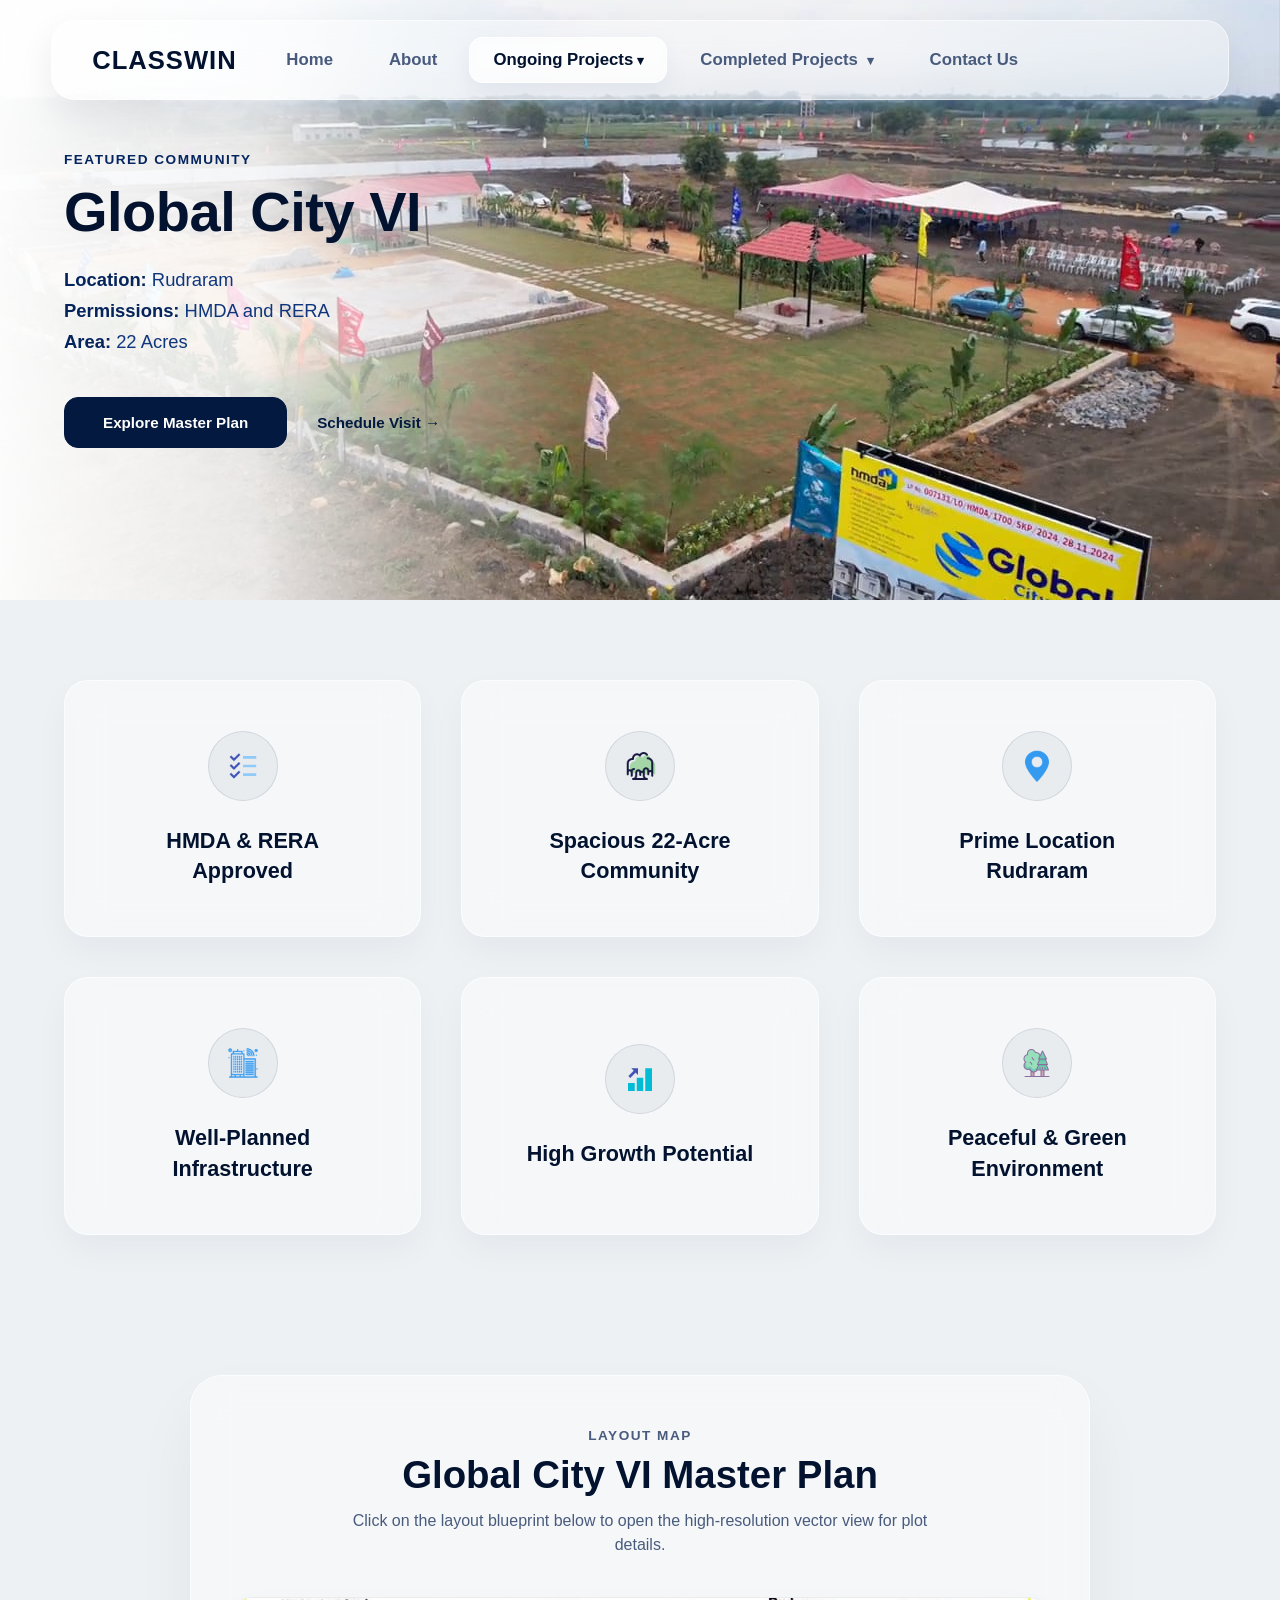
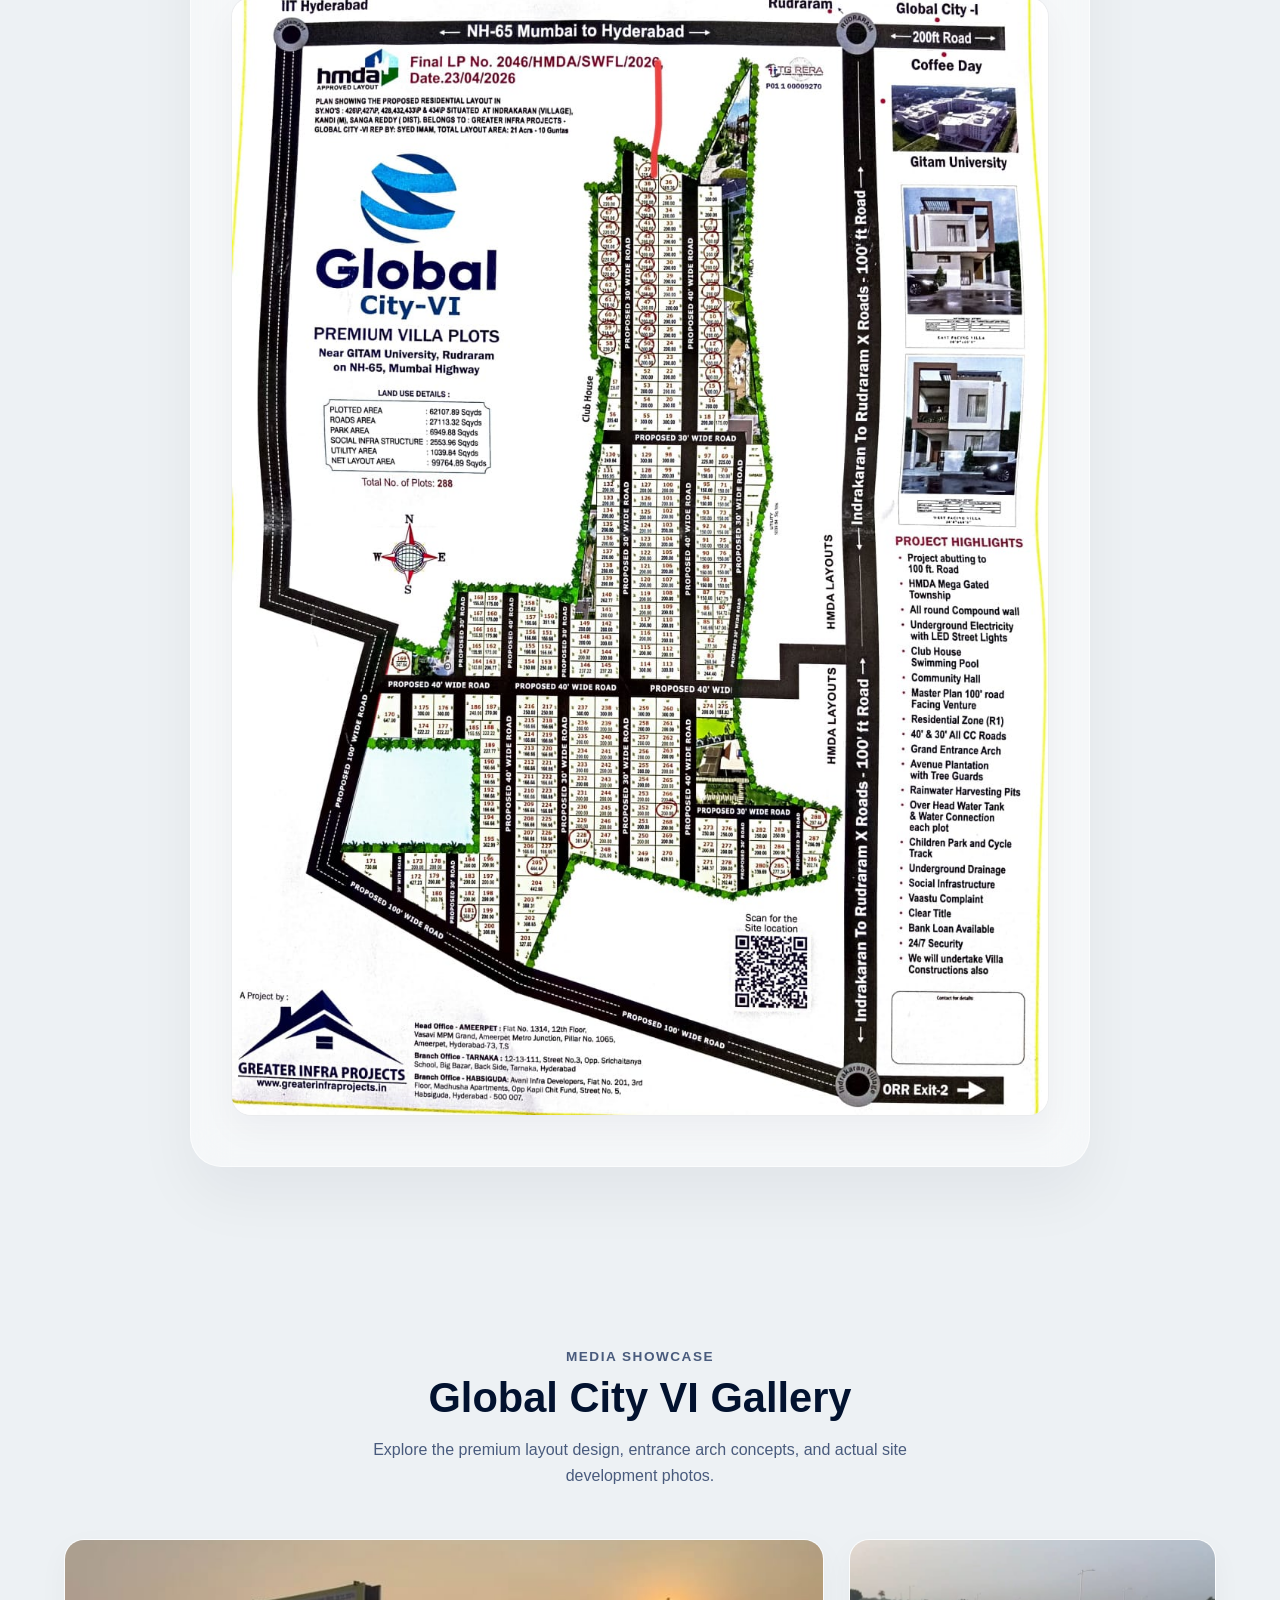
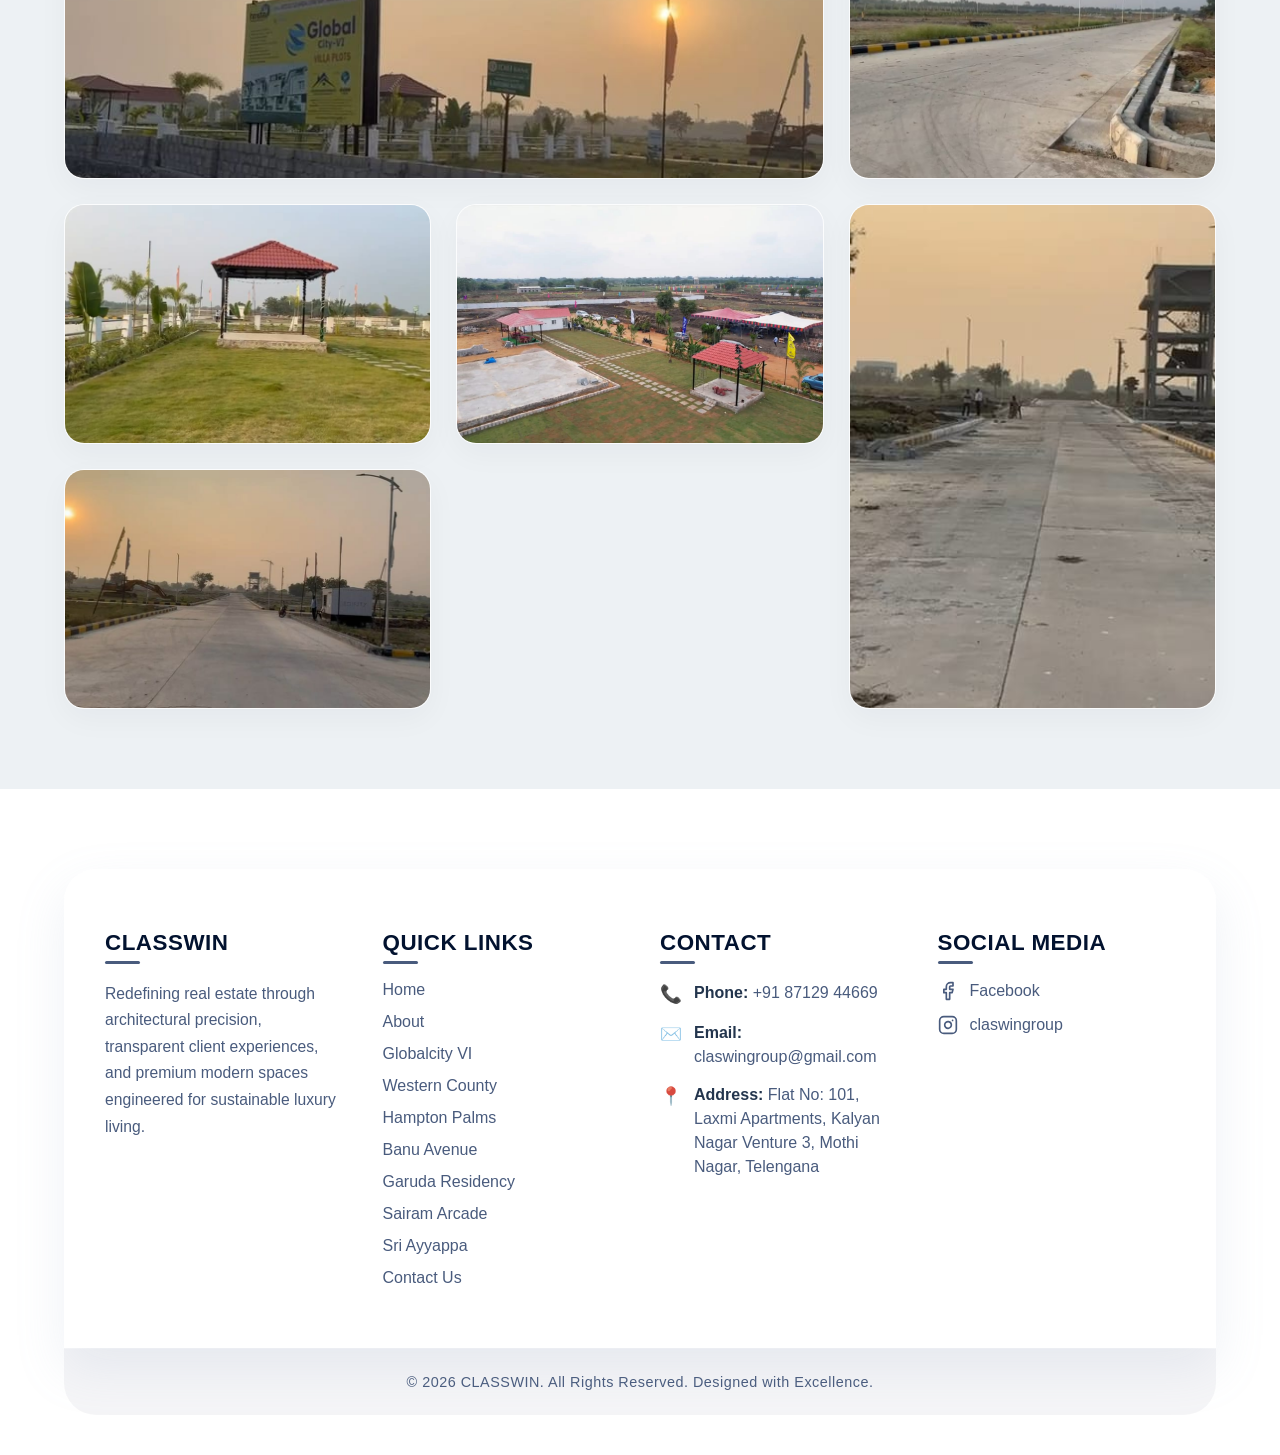
<file: Globalcity_VI.html>
<!DOCTYPE html>
<html lang="en">
<head>
    <meta charset="UTF-8">
    <meta name="viewport" content="width=device-width, initial-scale=1.0">
    <title>Global City VI</title>
    <link rel="stylesheet" href="CSS/style.css">
    <link rel="stylesheet" href="CSS/globalcity_VI.css">
</head>
<body>
    <header>
       <header class="main-header">
     <nav class="navbar">
        <div class="logo">CLASSWIN</div>

        <button class="menu-toggle" aria-label="Open Menu">
            ☰
        </button>
        
        <div class="nav-links-container">
            <!-- The sliding glass container element -->
            <div class="sliding-glass-pill"></div>
            
            <ul class="nav-links">
                <li class="nav-item"><a href="home.html">Home</a></li>
                <li class="nav-item"><a href="about.html">About</a></li>
                <li class="nav-item has-dropdown">
    <a href="javascript:void(0);" class="dropdown-trigger">Ongoing Projects<span class="arrow">&#9662;</span></a>
    <ul class="dropdown-menu">
        <li><a href="Globalcity_VI.html">Global City VI</a></li>
        <li><a href="westerncounty.html">Western County</a></li>
        <li><a href="hamptonpalms.html">Hampton Palms</a></li>
        <li><a href="banuavenue.html">Banu Avenue</a></li>
    </ul>
</li>
                <li class="nav-item has-dropdown">
    <a href="javascript:void(0);" class="dropdown-trigger">Completed Projects <span class="arrow">&#9662;</span></a>
    <ul class="dropdown-menu">
        <li><a href="garudaresidency.html">Garuda Residency</a></li>
        <li><a href="sairamarcade.html">Sairam Arcade</a></li>
        <li><a href="sriayyappa.html">Sri Ayyappa</a></li>
    </ul>
</li>
                <li class="nav-item"><a href="contactus.html">Contact Us</a></li>
            </ul>
        </div>
        
        
        <span class="nav-spacer"></span>
    </nav>
</header>
    </header>
    <main>
<section class="wide-project-hero-full" style="background-image: url('Assets/Images/Ongoing-projects/Globalcity_VI/image3.jpeg');">
    
    
    <div class="hero-image-overlay-full"></div>
    
    
    <div class="wide-hero-details-full">
        <span class="project-tag">Featured Community</span>
        <h2>Global City VI</h2>
        
        <p class="project-specs-line">
            <strong>Location:</strong> Rudraram <br>
            <strong>Permissions:</strong> HMDA and RERA <br>
            <strong>Area:</strong> 22 Acres
        </p>

        <div class="wide-hero-actions">
            <a href="#master-plan-section" class="glass-primary-btn">Explore Master Plan</a>
            <a href="contactus.html" class="text-link">Schedule Visit &rarr;</a>
        </div>
    </div>

</section>

<section class="features-grid-section">
    <div class="features-container">

        <!-- Card 1 -->
        <div class="feature-parent-card">
            <div class="feature-icon-wrapper">
                <img src="Assets/Images/Ongoing-projects/Globalcity_VI/hmda&rera.png" alt="Approved Icon">
            </div>
            <h3>HMDA & RERA Approved</h3>
            
            <!-- Hidden Child Pop-up Card -->
            <div class="feature-child-popup">
                <p>Invest with complete confidence. Global City VI is approved by both HMDA and RERA, ensuring legal transparency, secure ownership, and compliance with government regulations.</p>
            </div>
        </div>

        <!-- Card 2 -->
        <div class="feature-parent-card">
            <div class="feature-icon-wrapper">
                <img src="Assets/Images/Ongoing-projects/Globalcity_VI/spacious.png" alt="Community Icon">
            </div>
            <h3>Spacious 22-Acre Community</h3>
            
            <!-- Hidden Child Pop-up Card -->
            <div class="feature-child-popup">
                <p>Spread across 22 acres, the project offers a well-planned layout with wide internal roads, open spaces, and a peaceful environment for comfortable living and long-term investment.</p>
            </div>
        </div>

        <!-- Card 3 -->
        <div class="feature-parent-card">
            <div class="feature-icon-wrapper">
                <img src="Assets/Images/Ongoing-projects/Globalcity_VI/primelocation.png" alt="Location Icon">
            </div>
            <h3>Prime Location  Rudraram</h3>
            
            <!-- Hidden Child Pop-up Card -->
            <div class="feature-child-popup">
                <p>Located in the rapidly developing area of Rudraram, the project enjoys excellent connectivity to major highways, educational institutions, healthcare facilities, and commercial hubs, making it a promising investment destination.</p>
            </div>
        </div>

        <!-- Card 4 -->
        <div class="feature-parent-card">
            <div class="feature-icon-wrapper">
                <img src="Assets/Images/Ongoing-projects/Globalcity_VI/infrastructure.png" alt="Infrastructure Icon">
            </div>
            <h3>Well-Planned Infrastructure</h3>
            
            <!-- Hidden Child Pop-up Card -->
            <div class="feature-child-popup">
                <p>Designed with modern urban planning, the project features wide roads, proper drainage systems, street lighting, and organized plot layouts that provide convenience and a premium living experience.</p>
            </div>
        </div>

        <!-- Card 5 -->
        <div class="feature-parent-card">
            <div class="feature-icon-wrapper">
                <img src="Assets/Images/Ongoing-projects/Globalcity_VI/growth.png" alt="Growth Icon">
            </div>
            <h3>High Growth Potential</h3>
            
            <!-- Hidden Child Pop-up Card -->
            <div class="feature-child-popup">
                <p>Shankarpally has emerged as one of Hyderabad's most promising real estate destinations. With rapid development and growing demand, Western County offers strong appreciation potential for investors.</p>
            </div>
        </div>

        <!-- Card 6 -->
        <div class="feature-parent-card">
            <div class="feature-icon-wrapper">
                <img src="Assets/Images/Ongoing-projects/Globalcity_VI/landscape.png" alt="Environment Icon">
            </div>
            <h3>Peaceful & Green Environment</h3>
            
            <!-- Hidden Child Pop-up Card -->
            <div class="feature-child-popup">
                <p>Experience a calm and refreshing lifestyle surrounded by open spaces and greenery. The thoughtfully planned environment provides the perfect balance between modern living and natural serenity.</p>
            </div>
        </div>

    </div>
</section>

<!-- TARGET SCROLL SECTION -->
<section id="master-plan-section" class="master-plan-layout">
    <div class="glass-blueprint-card">
        
        <div class="blueprint-header">
            <span class="blueprint-badge">Layout Map</span>
            <h2>Global City VI Master Plan</h2>
            <p>Click on the layout blueprint below to open the high-resolution vector view for plot details.</p>
        </div>

        <!-- Blueprint Interactive Display View Frame -->
        <div class="blueprint-frame">
            <a href="Assets/Images/Ongoing-projects/Globalcity_VI/layout.jpeg" target="_blank" title="Open high-res blueprint map">
                <img src="Assets/Images/Ongoing-projects/Globalcity_VI/layout.jpeg" alt="Global City VI Master Plan Layout Map" class="blueprint-map-img">
                <div class="blueprint-zoom-overlay">
                    <span class="zoom-icon">&#128269;</span> Click to Zoom Map
                </div>
            </a>
        </div>

    </div>
</section>

<section class="project-gallery-section">
    <div class="gallery-container">
        
        <div class="gallery-header">
            <span class="gallery-badge">Media Showcase</span>
            <h2>Global City VI Gallery</h2>
            <p>Explore the premium layout design, entrance arch concepts, and actual site development photos.</p>
        </div>

        <div class="gallery-grid">
            <!-- Image Card 1 (Wide Feature) -->
            <div class="gallery-item wide-item">
                <img src="Assets/Images/Ongoing-projects/Globalcity_VI/image2.jpeg" alt="Global City VI Entrance Arch">
                <div class="gallery-overlay">
                    <span>Grand Entrance Arch</span>
                </div>
            </div>

            <!-- Image Card 2 -->
            <div class="gallery-item">
                <img src="Assets/Images/Ongoing-projects/Globalcity_VI/image5.jpeg" alt="Wide Internal CC Roads">
                <div class="gallery-overlay">
                    <span>40ft Internal Roads</span>
                </div>
            </div>

            <!-- Image Card 3 -->
            <div class="gallery-item">
                <img src="Assets/Images/Ongoing-projects/Globalcity_VI/image8.jpeg" alt="Avenue Plantation">
                <div class="gallery-overlay">
                    <span>Green Avenue Plantation</span>
                </div>
            </div>

            <!-- Image Card 4 -->
            <div class="gallery-item">
                <img src="Assets/Images/Ongoing-projects/Globalcity_VI/image1.jpeg" alt="overview of project">
                <div class="gallery-overlay">
                    <span>Over view of project</span>
                </div>
            </div>

            <!-- Image Card 5 (Tall Feature) -->
            <div class="gallery-item tall-item">
                <img src="Assets/Images/Ongoing-projects/Globalcity_VI/image17.jpeg" alt="Overhead Tank">
                <div class="gallery-overlay">
                    <span>Overhead Tank</span>
                </div>
            </div>

            <!-- Image Card 6 -->
            <div class="gallery-item">
                <img src="Assets/Images/Ongoing-projects/Globalcity_VI/image23.jpeg" alt="Plot Boundaries Construction">
                <div class="gallery-overlay">
                    <span>Plot Infrastructure</span>
                </div>
            </div>
        </div>

    </div>
</section>


     <footer class="footer">
    <div class="footer-container">
        <div class="footer-heading footer-1">
            <h2>CLASSWIN</h2>
            <p>Redefining real estate through architectural precision, transparent client experiences, and premium modern spaces engineered for sustainable luxury living.</p>
        </div>
        <div class="footer-heading footer-2">
            <h2>Quick Links</h2>
            <ul class="footer-links">
                <li><a href="index.html">Home</a></li>
                <li><a href="about.html">About</a></li>
                <li><a href="Globalcity_VI.html">Globalcity VI</a></li>
                <li><a href="westerncounty.html">Western County</a></li>
                <li><a href="hamptonpalms.html">Hampton Palms</a></li>
                <li><a href="banuavenue.html">Banu Avenue</a></li>
                <li><a href="garudaresidency.html">Garuda Residency</a></li>
                <li><a href="sairamarcade.html">Sairam Arcade</a></li>
                <li><a href="sriayyappa.html">Sri Ayyappa</a></li>
                <li><a href="contactus.html">Contact Us</a></li>
            </ul>
        </div>
        <div class="footer-heading footer-3">
            <h2>Contact</h2>
            <ul class="footer-contact-list">
                <li>
                    <span class="contact-icon">📞</span>
                    <span class="contact-text"><strong>Phone:</strong> +91 87129 44669</span>
                </li>
                <li>
                    <span class="contact-icon">✉️</span>
                    <span class="contact-text"><strong>Email:</strong> claswingroup@gmail.com</span>
                </li>
                <li>
                    <span class="contact-icon">📍</span>
                    <span class="contact-text"><strong>Address:</strong> Flat No: 101, Laxmi Apartments, Kalyan Nagar Venture 3, Mothi Nagar, Telengana</span>
                </li>
            </ul>
        </div>
        <div class="footer-heading footer-4">
            <h2>Social Media</h2>
            <ul class="footer-social-links">
                <li>
            <a href="https://facebook.com" target="_blank" rel="noopener noreferrer">
                <svg class="social-svg-icon" viewBox="0 0 24 24" fill="none" stroke="currentColor" stroke-width="2" stroke-linecap="round" stroke-linejoin="round">
                    <path d="M18 2h-3a5 5 0 0 0-5 5v3H7v4h3v8h4v-8h3l1-4h-4V7a1 1 0 0 1 1-1h3z"></path>
                </svg>
                Facebook
            </a>
        </li>
        <li>
            <a href="https://instagram.com" target="_blank" rel="noopener noreferrer">
                <svg class="social-svg-icon" viewBox="0 0 24 24" fill="none" stroke="currentColor" stroke-width="2" stroke-linecap="round" stroke-linejoin="round">
                    <rect x="2" y="2" width="20" height="20" rx="5" ry="5"></rect>
                    <path d="M16 11.37A4 4 0 1 1 12.63 8 4 4 0 0 1 16 11.37z"></path>
                    <line x1="17.5" y1="6.5" x2="17.51" y2="6.5"></line>
                </svg>
                claswingroup
            </a>
            </ul>
        </div>
    </div> 

    <div class="footer-bottom-bar">
        <p>&copy; 2026 CLASSWIN. All Rights Reserved. Designed with Excellence.</p>
    </div>
</footer>
    <script src="JS/main.js"></script>
    <script src="JS/navigation.js"></script>
    <script src="JS/projects.js"></script>
</body>
</html>
</file>
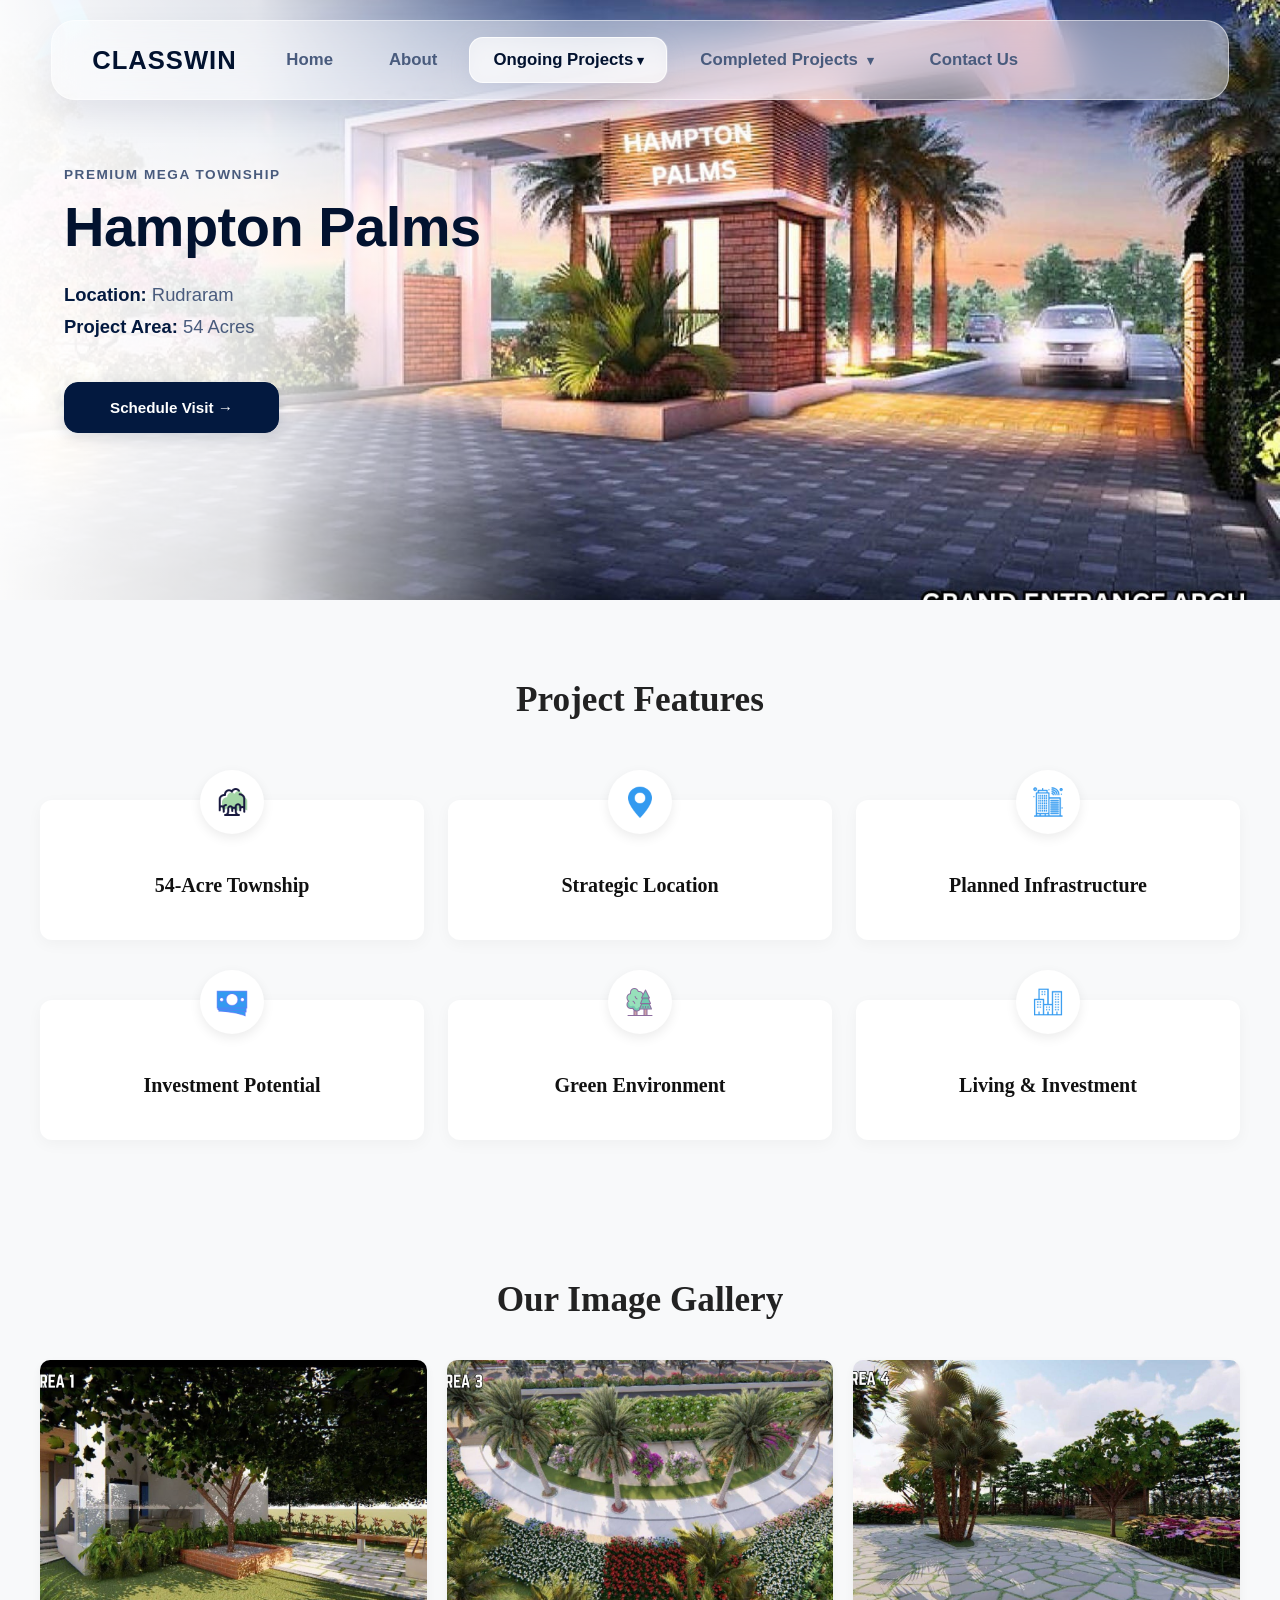
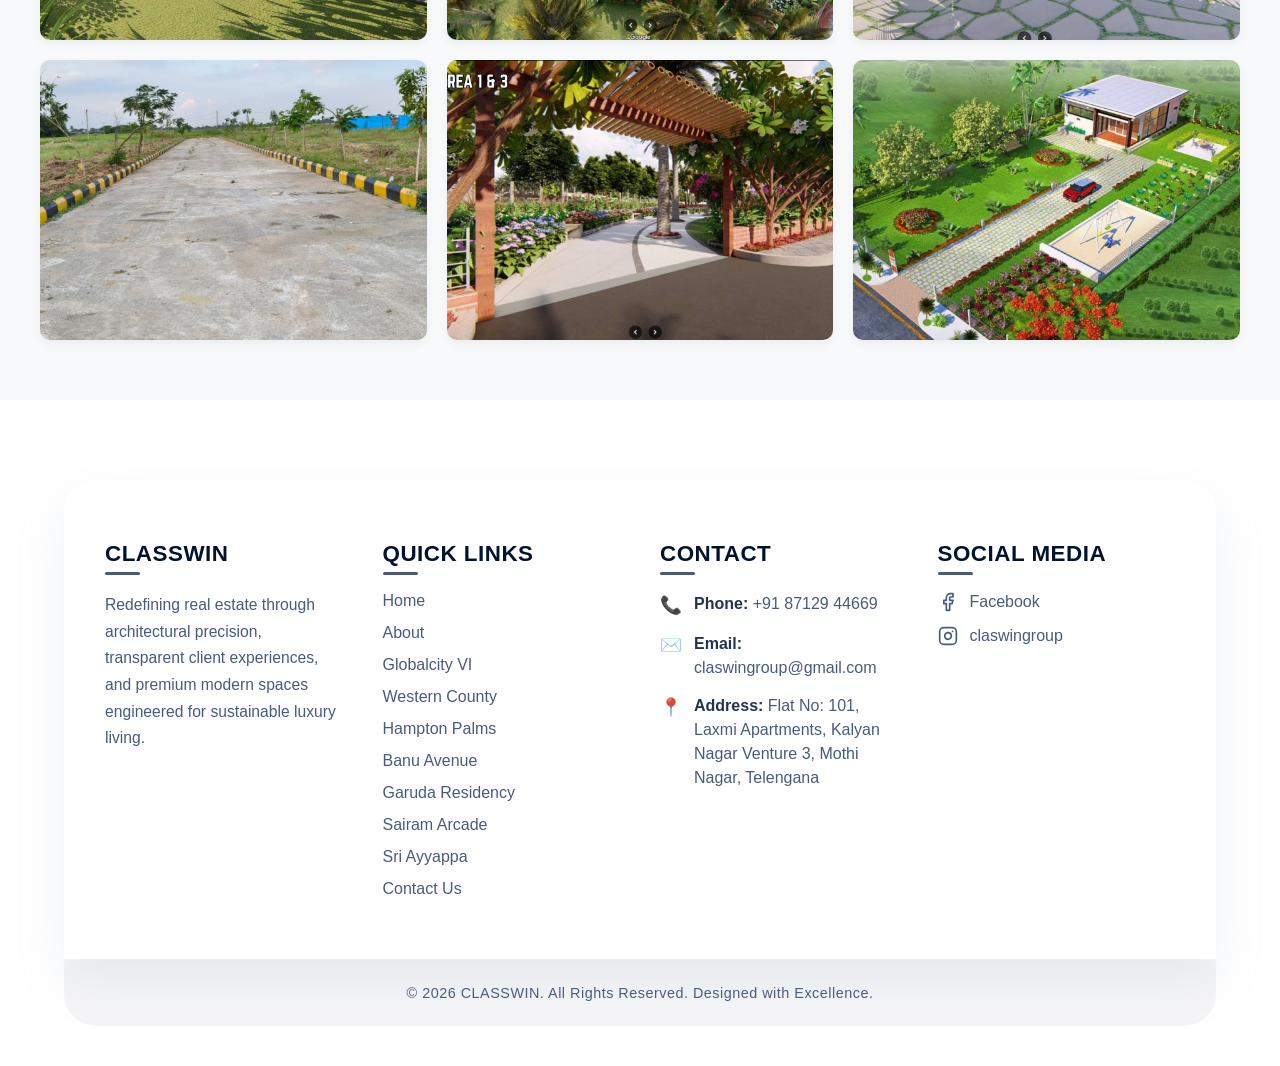
<file: hamptonpalms.html>
<!DOCTYPE html>
<html lang="en">
<head>
    <meta charset="UTF-8">
    <meta name="viewport" content="width=device-width, initial-scale=1.0">
    <title>Hampton Palms</title>
    <link rel="stylesheet" href="CSS/style.css">
    <link rel="stylesheet" href="CSS/hamptonpalms.css">
</head>
<body>
    <header>
       <header class="main-header">
     <nav class="navbar">
        <div class="logo">CLASSWIN</div>

        <button class="menu-toggle" aria-label="Open Menu">
            ☰
        </button>
        
        <div class="nav-links-container">
            <!-- The sliding glass container element -->
            <div class="sliding-glass-pill"></div>
            
            <ul class="nav-links">
                <li class="nav-item"><a href="home.html">Home</a></li>
                <li class="nav-item"><a href="about.html">About</a></li>
                <li class="nav-item has-dropdown">
    <a href="javascript:void(0);" class="dropdown-trigger">Ongoing Projects<span class="arrow">&#9662;</span></a>
    <ul class="dropdown-menu">
        <li><a href="Globalcity_VI.html">Global City VI</a></li>
        <li><a href="westerncounty.html">Western County</a></li>
        <li><a href="hamptonpalms.html">Hampton Palms</a></li>
        <li><a href="banuavenue.html">Banu Avenue</a></li>
    </ul>
</li>
                <li class="nav-item has-dropdown">
    <a href="javascript:void(0);" class="dropdown-trigger">Completed Projects <span class="arrow">&#9662;</span></a>
    <ul class="dropdown-menu">
        <li><a href="garudaresidency.html">Garuda Residency</a></li>
        <li><a href="sairamarcade.html">Sairam Arcade</a></li>
        <li><a href="sriayyappa.html">Sri Ayyappa</a></li>
    </ul>
</li>
                <li class="nav-item"><a href="contactus.html">Contact Us</a></li>
            </ul>
        </div>
        
        
        <span class="nav-spacer"></span>
    </nav>
</header>
    </header>

    <main>
       <section class="wide-project-hero-full" style="background-image: url('Assets/Images/Ongoing-projects/hamptonpalms/image2.jpeg');">
    
    <div class="hero-image-overlay-full"></div>
    
    <div class="wide-hero-details-full">
        <span class="project-tag">Premium Mega Township</span>
        <h2>Hampton Palms</h2>
        
        <p class="project-specs-line">
            <strong>Location:</strong> Rudraram<br>
            <strong>Project Area:</strong> 54 Acres
        </p>

        <div class="wide-hero-actions">
            <a href="contactus.html" class="glass-primary-btn">Schedule Visit &rarr;</a>
        </div>
    </div>

</section>
<section class="features-section">
    <div class="features-container">
        <h2 class="features-title">Project Features</h2>
        
        <div class="features-grid">
            <div class="feature-card">
                <div class="icon-container">
                    <img src="Assets/Images/Ongoing-projects/hamptonpalms/spacious.png" alt="Township Icon" class="feature-icon">
                </div>
                <h3>54-Acre Township</h3>
                <div class="popup-child">
                    <p>Spread across 54 acres, Hampton Palms offers a spacious and thoughtfully planned community with wide roads, open landscapes, and a peaceful atmosphere for modern living.</p>
                </div>
            </div>
            
            <div class="feature-card">
                <div class="icon-container">
                    <img src="Assets/Images/Ongoing-projects/hamptonpalms/primelocation.png" alt="Location Icon" class="feature-icon">
                </div>
                <h3>Strategic Location</h3>
                <div class="popup-child">
                    <p>Located in the rapidly developing Rudraram area, the project enjoys excellent connectivity to Hyderabad, educational institutions, healthcare facilities, and major highways.</p>
                </div>
            </div>

            <div class="feature-card">
                <div class="icon-container">
                    <img src="Assets/Images/Ongoing-projects/hamptonpalms/infrastructure.png" alt="Infrastructure Icon" class="feature-icon">
                </div>
                <h3>Planned Infrastructure</h3>
                <div class="popup-child">
                    <p>Designed with quality infrastructure, Hampton Palms features wide internal roads, efficient drainage systems, street lighting, and an organized layout that enhances everyday convenience.</p>
                </div>
            </div>

            <div class="feature-card">
                <div class="icon-container">
                    <img src="Assets/Images/Ongoing-projects/hamptonpalms/Highinvestment.png" alt="Investment Icon" class="feature-icon">
                </div>
                <h3>Investment Potential</h3>
                <div class="popup-child">
                    <p>Rudraram continues to witness significant infrastructure growth and increasing real estate demand, making Hampton Palms an excellent choice for long-term value appreciation.</p>
                </div>
            </div>

            <div class="feature-card">
                <div class="icon-container">
                    <img src="Assets/Images/Ongoing-projects/hamptonpalms/landscape.png" alt="Environment Icon" class="feature-icon">
                </div>
                <h3>Green Environment</h3>
                <div class="popup-child">
                    <p>Surrounded by abundant open spaces and greenery, the project offers a calm and refreshing lifestyle while keeping you connected to the city's conveniences.</p>
                </div>
            </div>

            <div class="feature-card">
                <div class="icon-container">
                    <img src="Assets/Images/Ongoing-projects/hamptonpalms/urban.png" alt="Value Icon" class="feature-icon">
                </div>
                <h3>Living & Investment</h3>
                <div class="popup-child">
                    <p>Whether you're planning to build your dream home or secure a valuable real estate asset, Hampton Palms provides the perfect combination of location, space, and future growth.</p>
                </div>
            </div>
        </div>
    </div>
</section>
<section class="gallery-section">
    <div class="gallery-container">
        <h2 class="gallery-title">Our Image Gallery</h2>
        
        <div class="image-grid">
            <div class="gallery-card">
                <img src="Assets/Images/Ongoing-projects/hamptonpalms/image4.jpeg" alt="Gallery Image 1">
            </div>
            
            <div class="gallery-card">
                <img src="Assets/Images/Ongoing-projects/hamptonpalms/image5.jpeg" alt="Gallery Image 2">
            </div>

            <div class="gallery-card">
                <img src="Assets/Images/Ongoing-projects/hamptonpalms/image6.jpeg" alt="Gallery Image 3">
            </div>

            <div class="gallery-card">
                <img src="Assets/Images/Ongoing-projects/hamptonpalms/image8.jpeg" alt="Gallery Image 4">
            </div>

            <div class="gallery-card">
                <img src="Assets/Images/Ongoing-projects/hamptonpalms/image9.jpeg" alt="Gallery Image 5">
            </div>

            <div class="gallery-card">
                <img src="Assets/Images/Ongoing-projects/hamptonpalms/image1.jpeg" alt="Gallery Image 6">
            </div>
        </div>
    </div>
</section>


    </main>

    <footer class="footer">
    <div class="footer-container">
        <div class="footer-heading footer-1">
            <h2>CLASSWIN</h2>
            <p>Redefining real estate through architectural precision, transparent client experiences, and premium modern spaces engineered for sustainable luxury living.</p>
        </div>
        <div class="footer-heading footer-2">
            <h2>Quick Links</h2>
            <ul class="footer-links">
                <li><a href="index.html">Home</a></li>
                <li><a href="about.html">About</a></li>
                <li><a href="Globalcity_VI.html">Globalcity VI</a></li>
                <li><a href="westerncounty.html">Western County</a></li>
                <li><a href="hamptonpalms.html">Hampton Palms</a></li>
                <li><a href="banuavenue.html">Banu Avenue</a></li>
                <li><a href="garudaresidency.html">Garuda Residency</a></li>
                <li><a href="sairamarcade.html">Sairam Arcade</a></li>
                <li><a href="sriayyappa.html">Sri Ayyappa</a></li>
                <li><a href="contactus.html">Contact Us</a></li>
            </ul>
        </div>
        <div class="footer-heading footer-3">
            <h2>Contact</h2>
            <ul class="footer-contact-list">
                <li>
                    <span class="contact-icon">📞</span>
                    <span class="contact-text"><strong>Phone:</strong> +91 87129 44669</span>
                </li>
                <li>
                    <span class="contact-icon">✉️</span>
                    <span class="contact-text"><strong>Email:</strong> claswingroup@gmail.com</span>
                </li>
                <li>
                    <span class="contact-icon">📍</span>
                    <span class="contact-text"><strong>Address:</strong> Flat No: 101, Laxmi Apartments, Kalyan Nagar Venture 3, Mothi Nagar, Telengana</span>
                </li>
            </ul>
        </div>
        <div class="footer-heading footer-4">
            <h2>Social Media</h2>
            <ul class="footer-social-links">
                <li>
            <a href="https://facebook.com" target="_blank" rel="noopener noreferrer">
                <svg class="social-svg-icon" viewBox="0 0 24 24" fill="none" stroke="currentColor" stroke-width="2" stroke-linecap="round" stroke-linejoin="round">
                    <path d="M18 2h-3a5 5 0 0 0-5 5v3H7v4h3v8h4v-8h3l1-4h-4V7a1 1 0 0 1 1-1h3z"></path>
                </svg>
                Facebook
            </a>
        </li>
        <li>
            <a href="https://instagram.com" target="_blank" rel="noopener noreferrer">
                <svg class="social-svg-icon" viewBox="0 0 24 24" fill="none" stroke="currentColor" stroke-width="2" stroke-linecap="round" stroke-linejoin="round">
                    <rect x="2" y="2" width="20" height="20" rx="5" ry="5"></rect>
                    <path d="M16 11.37A4 4 0 1 1 12.63 8 4 4 0 0 1 16 11.37z"></path>
                    <line x1="17.5" y1="6.5" x2="17.51" y2="6.5"></line>
                </svg>
                claswingroup
            </a>
            </ul>
        </div>
    </div> 

    <div class="footer-bottom-bar">
        <p>&copy; 2026 CLASSWIN. All Rights Reserved. Designed with Excellence.</p>
    </div>
</footer>

    <script src="JS/main.js"></script>
    <script src="JS/navigation.js"></script>
    <script src="JS/projects.js"></script>
</body>
</html>
</file>
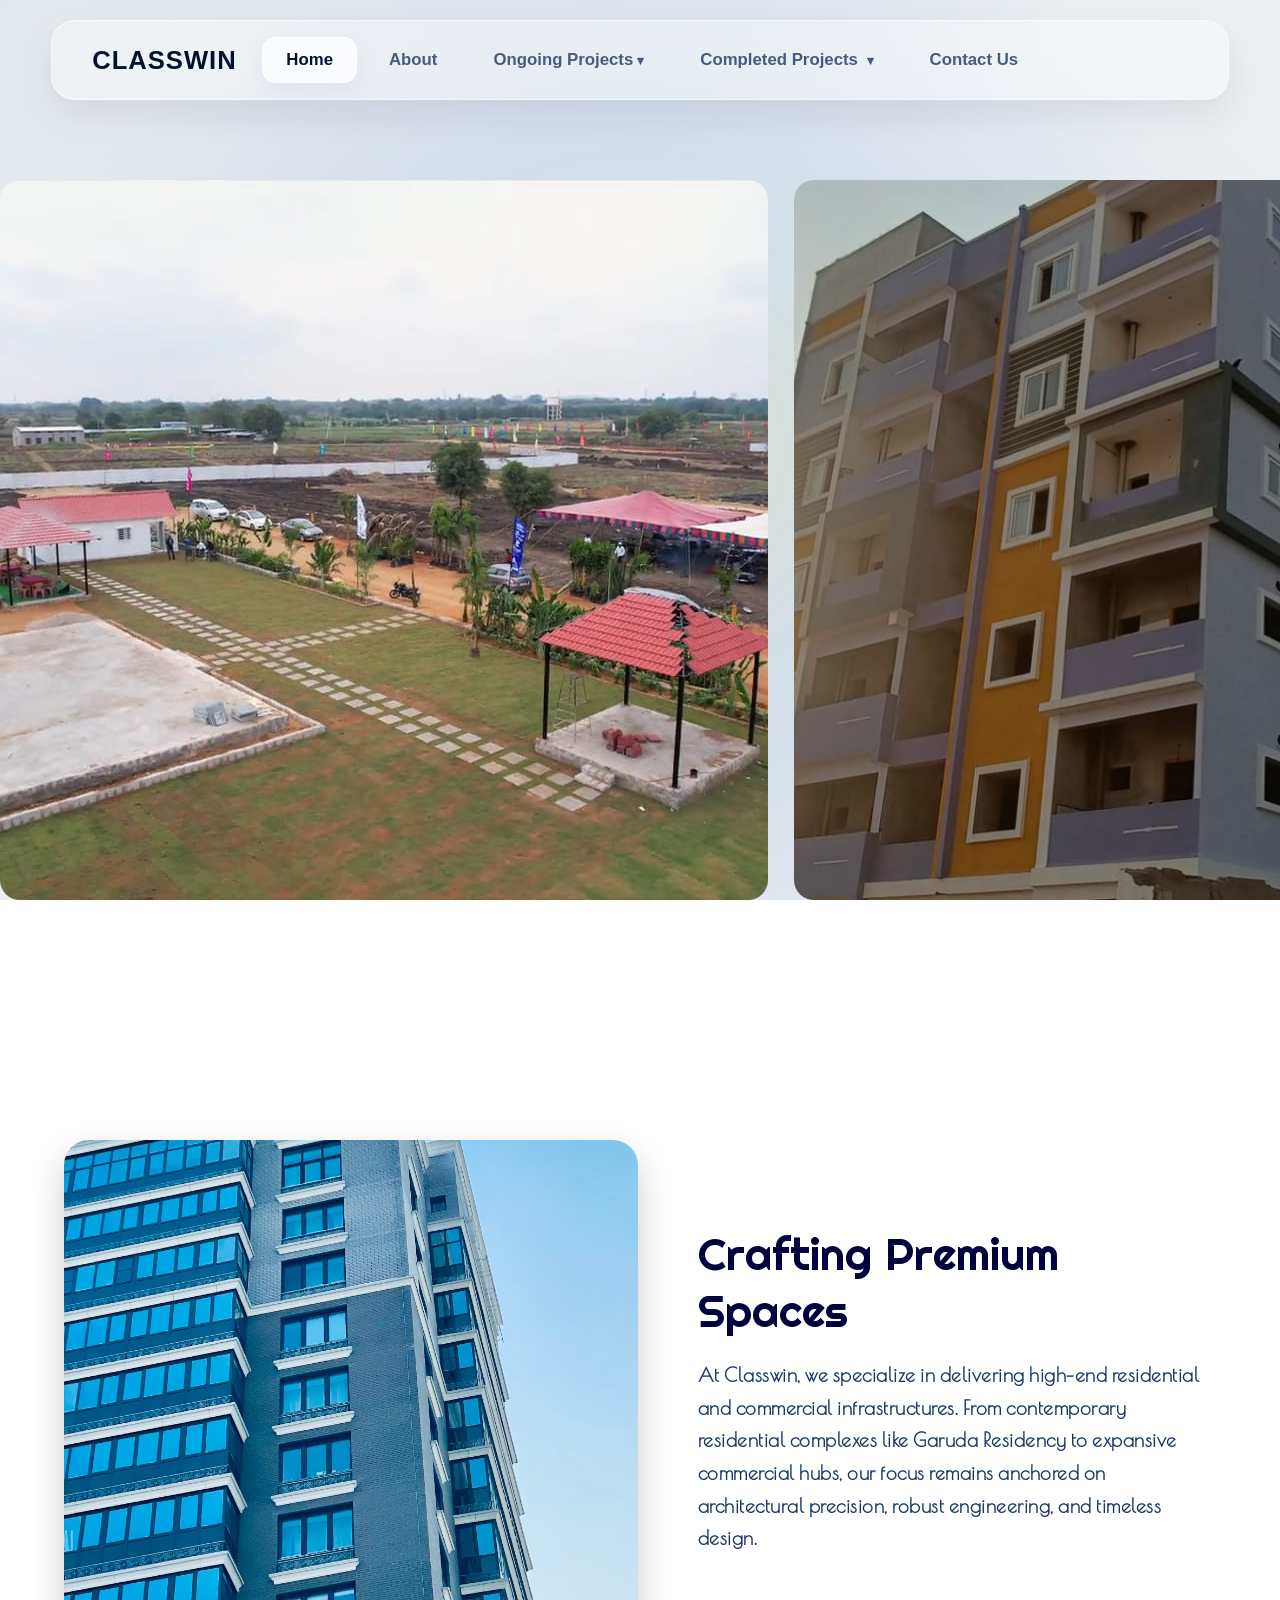
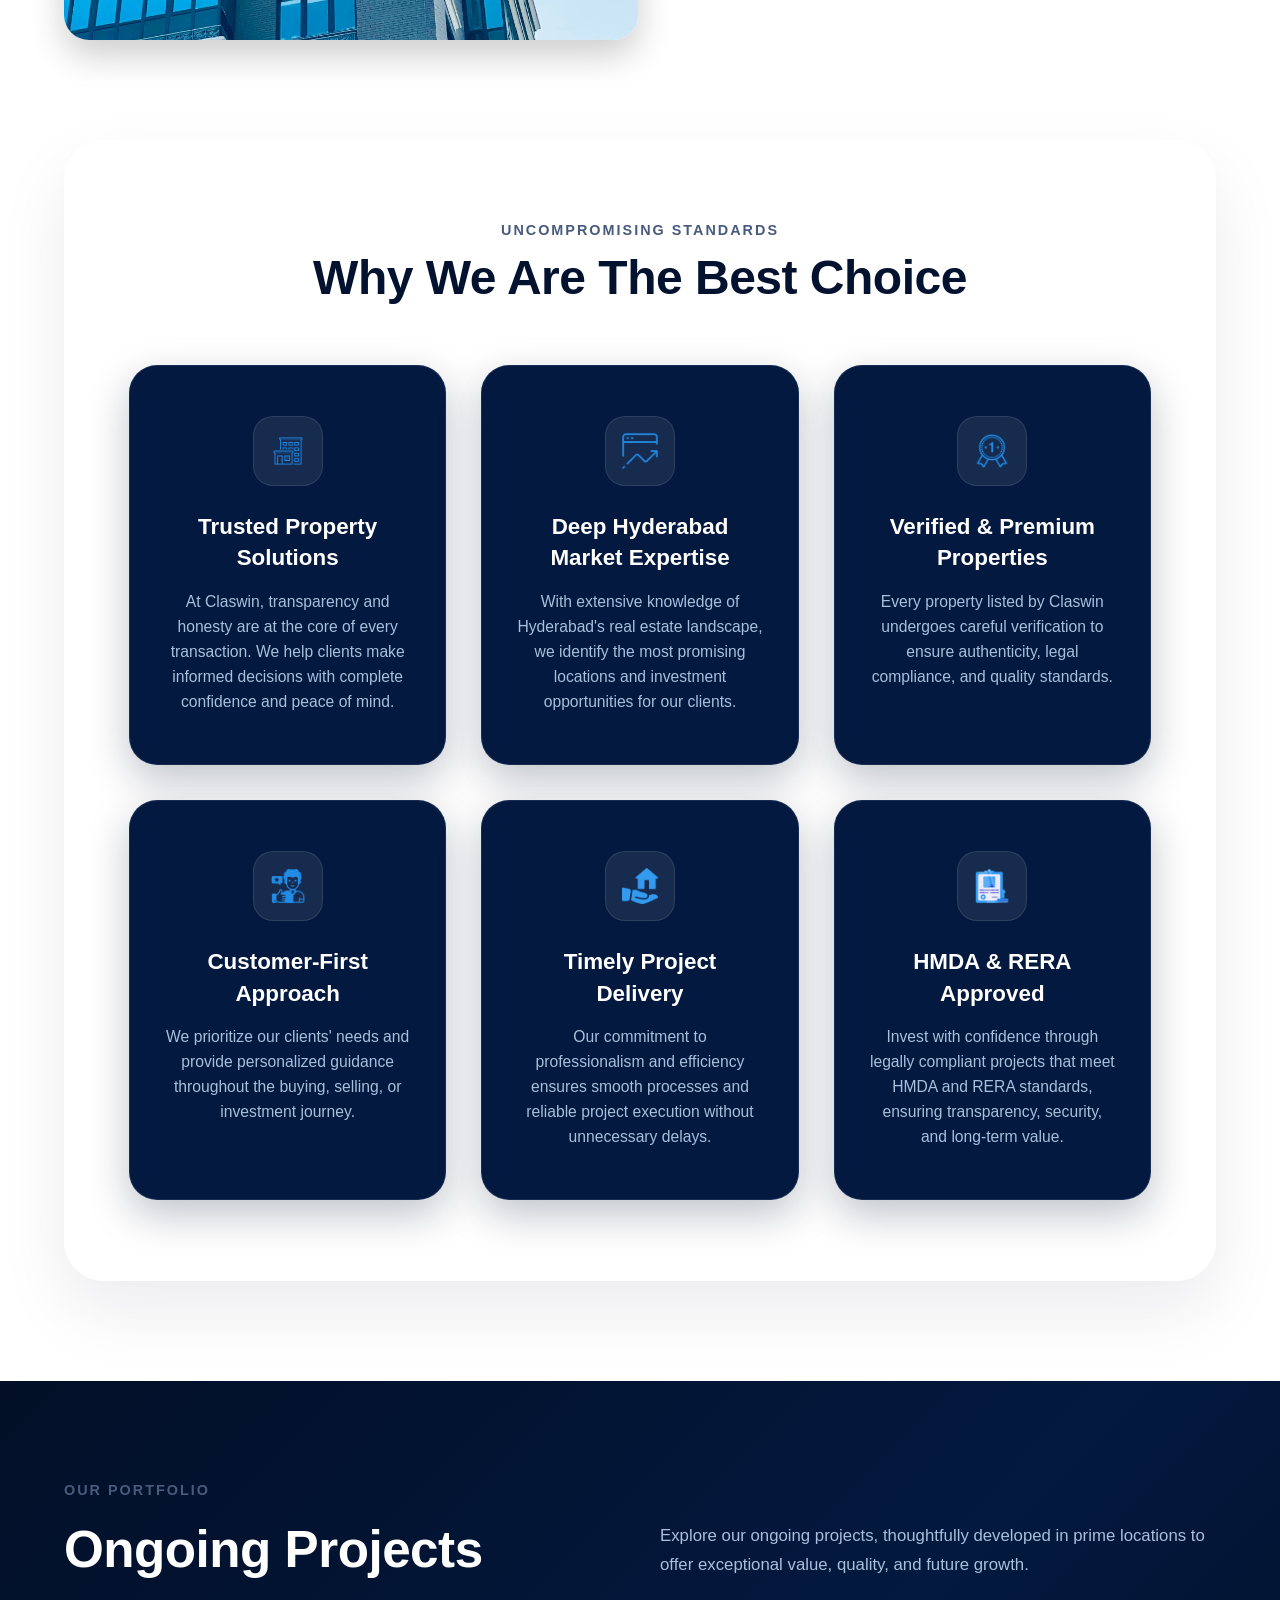
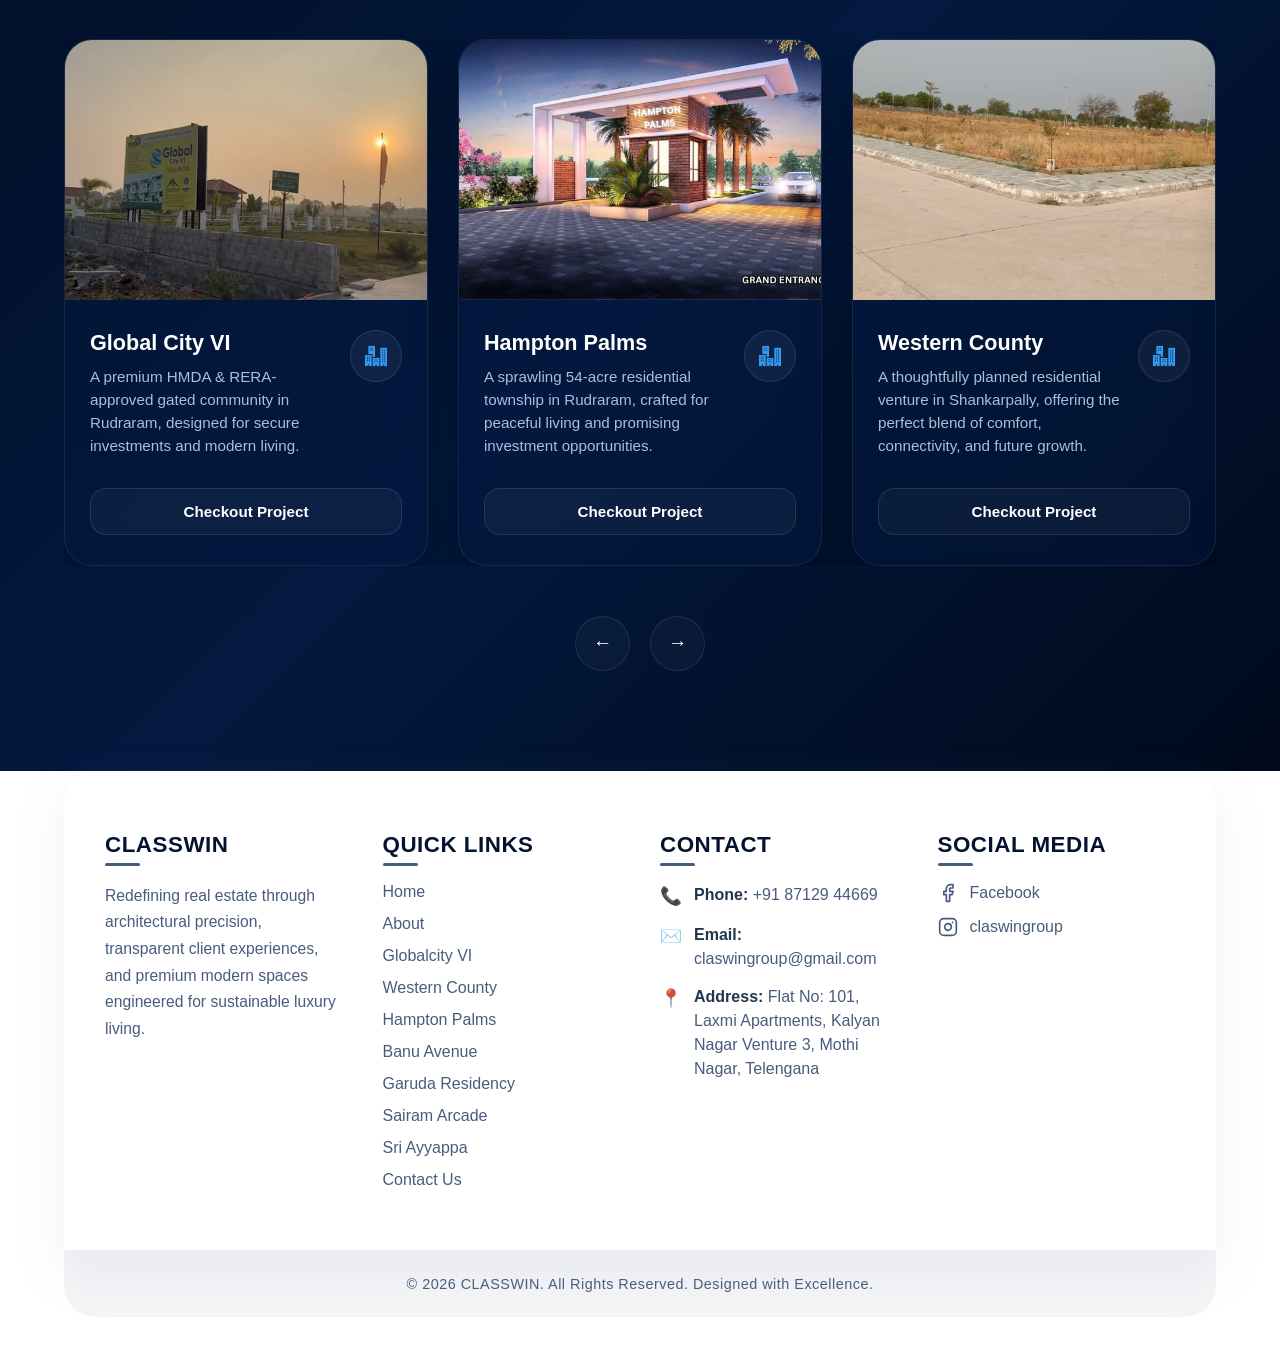
<file: home.html>
<!DOCTYPE html>
<html lang="en">
<head>
    <meta charset="UTF-8">
    <meta name="viewport" content="width=device-width, initial-scale=1.0">
    <title>Classwin | Home</title>
    <link rel="stylesheet" href="CSS/style.css">
    <link rel="stylesheet" href="CSS/home.css">
    <link rel="preconnect" href="https://fonts.googleapis.com">
    <link rel="preconnect" href="https://fonts.gstatic.com" crossorigin>
    <link href="https://fonts.googleapis.com/css2?family=Righteous&display=swap" rel="stylesheet">
    <link rel="preconnect" href="https://fonts.googleapis.com">
    <link rel="preconnect" href="https://fonts.gstatic.com" crossorigin>
    <link href="https://fonts.googleapis.com/css2?family=Poiret+One&display=swap" rel="stylesheet">
</head>
<body>

    <header>
        

<header class="main-header">
    <nav class="navbar">
        <div class="logo">CLASSWIN</div>

        <button class="menu-toggle" aria-label="Open Menu">
            ☰
        </button>
        
        <div class="nav-links-container">
            <!-- The sliding glass container element -->
            <div class="sliding-glass-pill"></div>
            
            <ul class="nav-links">
                <li class="nav-item"><a href="home.html">Home</a></li>
                <li class="nav-item"><a href="about.html">About</a></li>
                <li class="nav-item has-dropdown">
    <a href="javascript:void(0);" class="dropdown-trigger">Ongoing Projects<span class="arrow">&#9662;</span></a>
    <ul class="dropdown-menu">
        <li><a href="Globalcity_VI.html">Global City VI</a></li>
        <li><a href="westerncounty.html">Western County</a></li>
        <li><a href="hamptonpalms.html">Hampton Palms</a></li>
        <li><a href="banuavenue.html">Banu Avenue</a></li>
    </ul>
</li>
                <li class="nav-item has-dropdown">
    <a href="javascript:void(0);" class="dropdown-trigger">Completed Projects <span class="arrow">&#9662;</span></a>
    <ul class="dropdown-menu">
        <li><a href="garudaresidency.html">Garuda Residency</a></li>
        <li><a href="sairamarcade.html">Sairam Arcade</a></li>
        <li><a href="sriayyappa.html">Sri Ayyappa</a></li>
    </ul>
</li>
                <li class="nav-item"><a href="contactus.html">Contact Us</a></li>
            </ul>
        </div>
        
        
        <span class="nav-spacer"></span>
    </nav>
</header>
    </header>

    <main>
        <div class="carousel">
    <!-- Group 1: The Main Carousel Items -->
    <div class="group">
        <div class="card">
            <img src="Assets/Images/Ongoing-projects/Globalcity_VI/image1.jpeg" alt="Global City VI">
            <div class="card-overlay">
                <h3>Global City VI</h3>
                <span class="status-tag">Ongoing Project</span>
                <p>Nestled in the rapidly developing locality of Rudraram, Global City VI is a premium plotted development designed for secure investments and modern living. With HMDA & RERA approvals and a sprawling 22-acre layout, it offers the perfect blend of comfort, connectivity, and future growth.</p>
            </div>
        </div>
        <div class="card">
            <img src="Assets/Images/Ongoing-projects/banuavenue/image1.jpeg" alt="Banu Avenue">
            <div class="card-overlay">
                <h3>Banu Avenue</h3>
                <span class="status-tag">Ongoing Project</span>
                <p>Situated in the heart of Kukatpally, Banu Avenue is a premium urban development that brings convenience, connectivity, and value together. Its prime location and GHMC & RERA approvals make it an ideal choice for both homeowners and investors.</p>
            </div>
        </div>
        <div class="card">
            <img src="Assets/Images/Ongoing-projects/hamptonpalms/image2.jpeg" alt="Hampton Palms">
            <div class="card-overlay">
                <h3>Hampton Palms</h3>
                <span class="status-tag">Ongoing Project</span>
                <p>Hampton Palms is an expansive 54-acre residential community in Rudraram, crafted to deliver a harmonious balance of nature and modern living. With its spacious layout and strategic location, it offers an outstanding opportunity for a peaceful lifestyle and long-term investment.</p>
            </div>
        </div>
        <div class="card">
            <img src="Assets/Images/Ongoing-projects/westerncounty/image15.jpeg" alt="Western County">
            <div class="card-overlay">
                <h3>Western County</h3>
                <span class="status-tag">Ongoing Project</span>
                <p>Located in the thriving neighborhood of Shankarpally, Western County is a thoughtfully planned residential project that combines legal assurance with exceptional investment potential. Spread across 17 acres, it offers a peaceful environment and modern infrastructure for a better tomorrow.</p>
            </div>
        </div>
    </div>

    <!-- Group 2: The Exact Duplicate Clone for Seamless Infinite Loop Loops -->
    <div aria-hidden="true" class="group">
        <div class="card">
            <img src="Assets/Images/Ongoing-projects/Globalcity_VI/image1.jpeg" alt="Global City VI">
            <div class="card-overlay">
                <h3>Global City VI</h3>
                <span class="status-tag">Ongoing Project</span>
                <p>Nestled in the rapidly developing locality of Rudraram, Global City VI is a premium plotted development designed for secure investments and modern living.</p>
            </div>
        </div>
        <div class="card">
            <img src="Assets/Images/Ongoing-projects/banuavenue/image1.jpeg" alt="Banu Avenue">
            <div class="card-overlay">
                <h3>Banu Avenue</h3>
                <span class="status-tag">Ongoing Project</span>
                <p>Situated in the heart of Kukatpally, Banu Avenue is a premium urban development that brings convenience, connectivity, and value together. Its prime location and GHMC & RERA approvals make it an ideal choice for both homeowners and investors.</p>
            </div>
        </div>
        <div class="card">
            <img src="Assets/Images/Ongoing-projects/hamptonpalms/image2.jpeg" alt="Hampton Palms">
            <div class="card-overlay">
                <h3>Hampton Palms</h3>
                <span class="status-tag">Ongoing Project</span>
                <p>Hampton Palms is an expansive 54-acre residential community in Rudraram, crafted to deliver a harmonious balance of nature and modern living.</p>
            </div>
        </div>
        <div class="card">
            <img src="Assets/Images/Ongoing-projects/westerncounty/image15.jpeg" alt="Western County">
            <div class="card-overlay">
                <h3>Western County</h3>
                <span class="status-tag">Ongoing Project</span>
                <p>Located in the thriving neighborhood of Shankarpally, Western County is a thoughtfully planned residential project.</p>
            </div>
        </div>
    </div>
</div>
    
   <section class="banner-section">
    <div class="mid-banner">
        <img src="Assets/Images/Home/Hero banner.jpg" alt="Project Hero Banner">
    </div>

    <div class="banner-content">
        <h2>Crafting Premium Spaces</h2>
        <p>
            At Classwin, we specialize in delivering high-end residential and commercial infrastructures. 
            From contemporary residential complexes like Garuda Residency to expansive commercial hubs, 
            our focus remains anchored on architectural precision, robust engineering, and timeless design.
        </p>
    </div>
</section>



<div class="grid-section">

    <div class="section-header">
        <span class="section-sub-heading">Uncompromising Standards</span>
        <h2>Why We Are The Best Choice</h2>
    </div>
    <div class="cards-grid">
        
        <div class="feature-card">
            <div class="card-icon">
                <img src="Assets/Images/Home/card-1.png" alt="Trusted Property Solutions">
            </div>
            <h3 class="card-title">Trusted Property Solutions</h3>
            <p class="card-text">
                At Claswin, transparency and honesty are at the core of every transaction. We help clients make informed decisions with complete confidence and peace of mind.
            </p>
        </div>

        <div class="feature-card">
            <div class="card-icon">
                <img src="Assets/Images/Home/card-2.png" alt="Deep Hyderabad Market Expertise">
            </div>
            <h3 class="card-title">Deep Hyderabad Market Expertise</h3>
            <p class="card-text">
                With extensive knowledge of Hyderabad's real estate landscape, we identify the most promising locations and investment opportunities for our clients.
            </p>
        </div>

        <div class="feature-card">
            <div class="card-icon">
                <img src="Assets/Images/Home/card-3.png" alt="Verified & Premium Properties">
            </div>
            <h3 class="card-title">Verified & Premium Properties</h3>
            <p class="card-text">
                Every property listed by Claswin undergoes careful verification to ensure authenticity, legal compliance, and quality standards.
            </p>
        </div>

        <div class="feature-card">
            <div class="card-icon">
                <img src="Assets/Images/Home/card-4.png" alt="Customer-First Approach">
            </div>
            <h3 class="card-title">Customer-First Approach</h3>
            <p class="card-text">
                We prioritize our clients' needs and provide personalized guidance throughout the buying, selling, or investment journey.
            </p>
        </div>

        <div class="feature-card">
            <div class="card-icon">
                <img src="Assets/Images/Home/card-5.png" alt="Timely Project Delivery">
            </div>
            <h3 class="card-title">Timely Project Delivery</h3>
            <p class="card-text">
                Our commitment to professionalism and efficiency ensures smooth processes and reliable project execution without unnecessary delays.
            </p>
        </div>

        <div class="feature-card">
            <div class="card-icon">
                <img src="Assets/Images/Home/card-6.png" alt="HMDA & RERA Approved">
            </div>
            <h3 class="card-title">HMDA & RERA Approved</h3>
            <p class="card-text">
                Invest with confidence through legally compliant projects that meet HMDA and RERA standards, ensuring transparency, security, and long-term value.
            </p>
        </div>

    </div>
</div>

<section class="featured-projects-section">
    
    <div class="projects-header">
        <div class="header-left">
            <span class="section-sub-heading">Our Portfolio</span>
            <h2>Ongoing Projects</h2>
        </div>
        <div class="header-right">
            <p>Explore our ongoing projects, thoughtfully developed in prime locations to offer exceptional value, quality, and future growth.</p>
        </div>
    </div>

    <div class="slider-viewport-container">
        <div class="slider-track" id="projectTrack">
            
            <div class="project-card">
                <div class="project-image-box">
                    <img src="Assets/Images/Ongoing-projects/Globalcity_VI/image2.jpeg" alt="Global City VI">
                </div>
                <div class="project-details">
                    <div class="details-text-row">
                        <div class="title-wrap">
                            <h3>Global City VI</h3>
                            <p>A premium HMDA & RERA-approved gated community in Rudraram, designed for secure investments and modern living.</p>
                        </div>
                        <div class="project-mini-icon">
                            <img src="Assets/About/building.png" alt="Icon">
                        </div>
                    </div>
                    <a href="Globalcity_VI.html" class="project-action-btn">Checkout Project</a>
                </div>
            </div>

            <div class="project-card">
                <div class="project-image-box">
                    <img src="Assets/Images/Ongoing-projects/hamptonpalms/image2.jpeg" alt="Hampton Palms">
                </div>
                <div class="project-details">
                    <div class="details-text-row">
                        <div class="title-wrap">
                            <h3>Hampton Palms</h3>
                            <p>A sprawling 54-acre residential township in Rudraram, crafted for peaceful living and promising investment opportunities.</p>
                        </div>
                        <div class="project-mini-icon">
                            <img src="Assets/About/building.png" alt="Icon">
                        </div>
                    </div>
                    <a href="hamptonpalms.html" class="project-action-btn">Checkout Project</a>
                </div>
            </div>

            <div class="project-card">
                <div class="project-image-box">
                    <img src="Assets/Images/Ongoing-projects/westerncounty/image15.jpeg" alt="Westeern County">
                </div>
                <div class="project-details">
                    <div class="details-text-row">
                        <div class="title-wrap">
                            <h3>Western County</h3>
                            <p>A thoughtfully planned residential venture in Shankarpally, offering the perfect blend of comfort, connectivity, and future growth.</p>
                        </div>
                        <div class="project-mini-icon">
                            <img src="Assets/About/building.png" alt="Icon">
                        </div>
                    </div>
                    <a href="westerncounty.html" class="project-action-btn">Checkout Project</a>
                </div>
            </div>

            <div class="project-card">
                <div class="project-image-box">
                    <img src="Assets/Images/Ongoing-projects/banuavenue/image2.jpeg" alt="Banu Avenue">
                </div>
                <div class="project-details">
                    <div class="details-text-row">
                        <div class="title-wrap">
                            <h3>Banu Avenue</h3>
                            <p>An exclusive urban development in Kukatpally that combines prime location, legal assurance, and exceptional value.</p>
                        </div>
                        <div class="project-mini-icon">
                            <img src="Assets/About/building.png" alt="Icon">
                        </div>
                    </div>
                    <a href="banuavenue.html" class="project-action-btn">Checkout Project</a>
                </div>
            </div>

        </div>
    </div>

    <div class="slider-controls">
        <button class="ctrl-btn prev-btn" id="prevSlideBtn">&#8592;</button>
        <button class="ctrl-btn next-btn" id="nextSlideBtn">&#8594;</button>
    </div>

</section>

        

    </main>
<footer class="footer">
    <div class="footer-container">
        <div class="footer-heading footer-1">
            <h2>CLASSWIN</h2>
            <p>Redefining real estate through architectural precision, transparent client experiences, and premium modern spaces engineered for sustainable luxury living.</p>
        </div>
        <div class="footer-heading footer-2">
            <h2>Quick Links</h2>
            <ul class="footer-links">
                <li><a href="home.html">Home</a></li>
                <li><a href="about.html">About</a></li>
                <li><a href="Globalcity_VI.html">Globalcity VI</a></li>
                <li><a href="westerncounty.html">Western County</a></li>
                <li><a href="hamptonpalms.html">Hampton Palms</a></li>
                <li><a href="banuavenue.html">Banu Avenue</a></li>
                <li><a href="garudaresidency.html">Garuda Residency</a></li>
                <li><a href="sairamarcade.html">Sairam Arcade</a></li>
                <li><a href="sriayyappa.html">Sri Ayyappa</a></li>
                <li><a href="contactus.html">Contact Us</a></li>
            </ul>
        </div>
        <div class="footer-heading footer-3">
            <h2>Contact</h2>
            <ul class="footer-contact-list">
                <li>
                    <span class="contact-icon">📞</span>
                    <span class="contact-text"><strong>Phone:</strong> +91 87129 44669</span>
                </li>
                <li>
                    <span class="contact-icon">✉️</span>
                    <span class="contact-text"><strong>Email:</strong> claswingroup@gmail.com</span>
                </li>
                <li>
                    <span class="contact-icon">📍</span>
                    <span class="contact-text"><strong>Address:</strong> Flat No: 101, Laxmi Apartments, Kalyan Nagar Venture 3, Mothi Nagar, Telengana</span>
                </li>
            </ul>
        </div>
        <div class="footer-heading footer-4">
            <h2>Social Media</h2>
            <ul class="footer-social-links">
                <li>
            <a href="https://facebook.com" target="_blank" rel="noopener noreferrer">
                <svg class="social-svg-icon" viewBox="0 0 24 24" fill="none" stroke="currentColor" stroke-width="2" stroke-linecap="round" stroke-linejoin="round">
                    <path d="M18 2h-3a5 5 0 0 0-5 5v3H7v4h3v8h4v-8h3l1-4h-4V7a1 1 0 0 1 1-1h3z"></path>
                </svg>
                Facebook
            </a>
        </li>
        <li>
            <a href="https://instagram.com" target="_blank" rel="noopener noreferrer">
                <svg class="social-svg-icon" viewBox="0 0 24 24" fill="none" stroke="currentColor" stroke-width="2" stroke-linecap="round" stroke-linejoin="round">
                    <rect x="2" y="2" width="20" height="20" rx="5" ry="5"></rect>
                    <path d="M16 11.37A4 4 0 1 1 12.63 8 4 4 0 0 1 16 11.37z"></path>
                    <line x1="17.5" y1="6.5" x2="17.51" y2="6.5"></line>
                </svg>
                claswingroup
            </a>
            </ul>
        </div>
    </div> 

    <div class="footer-bottom-bar">
        <p>&copy; 2026 CLASSWIN. All Rights Reserved. Designed with Excellence.</p>
    </div>
</footer>

<script src="JS/main.js"></script>
<script src="JS/navigation.js"></script>
</body>
</html>
</file>
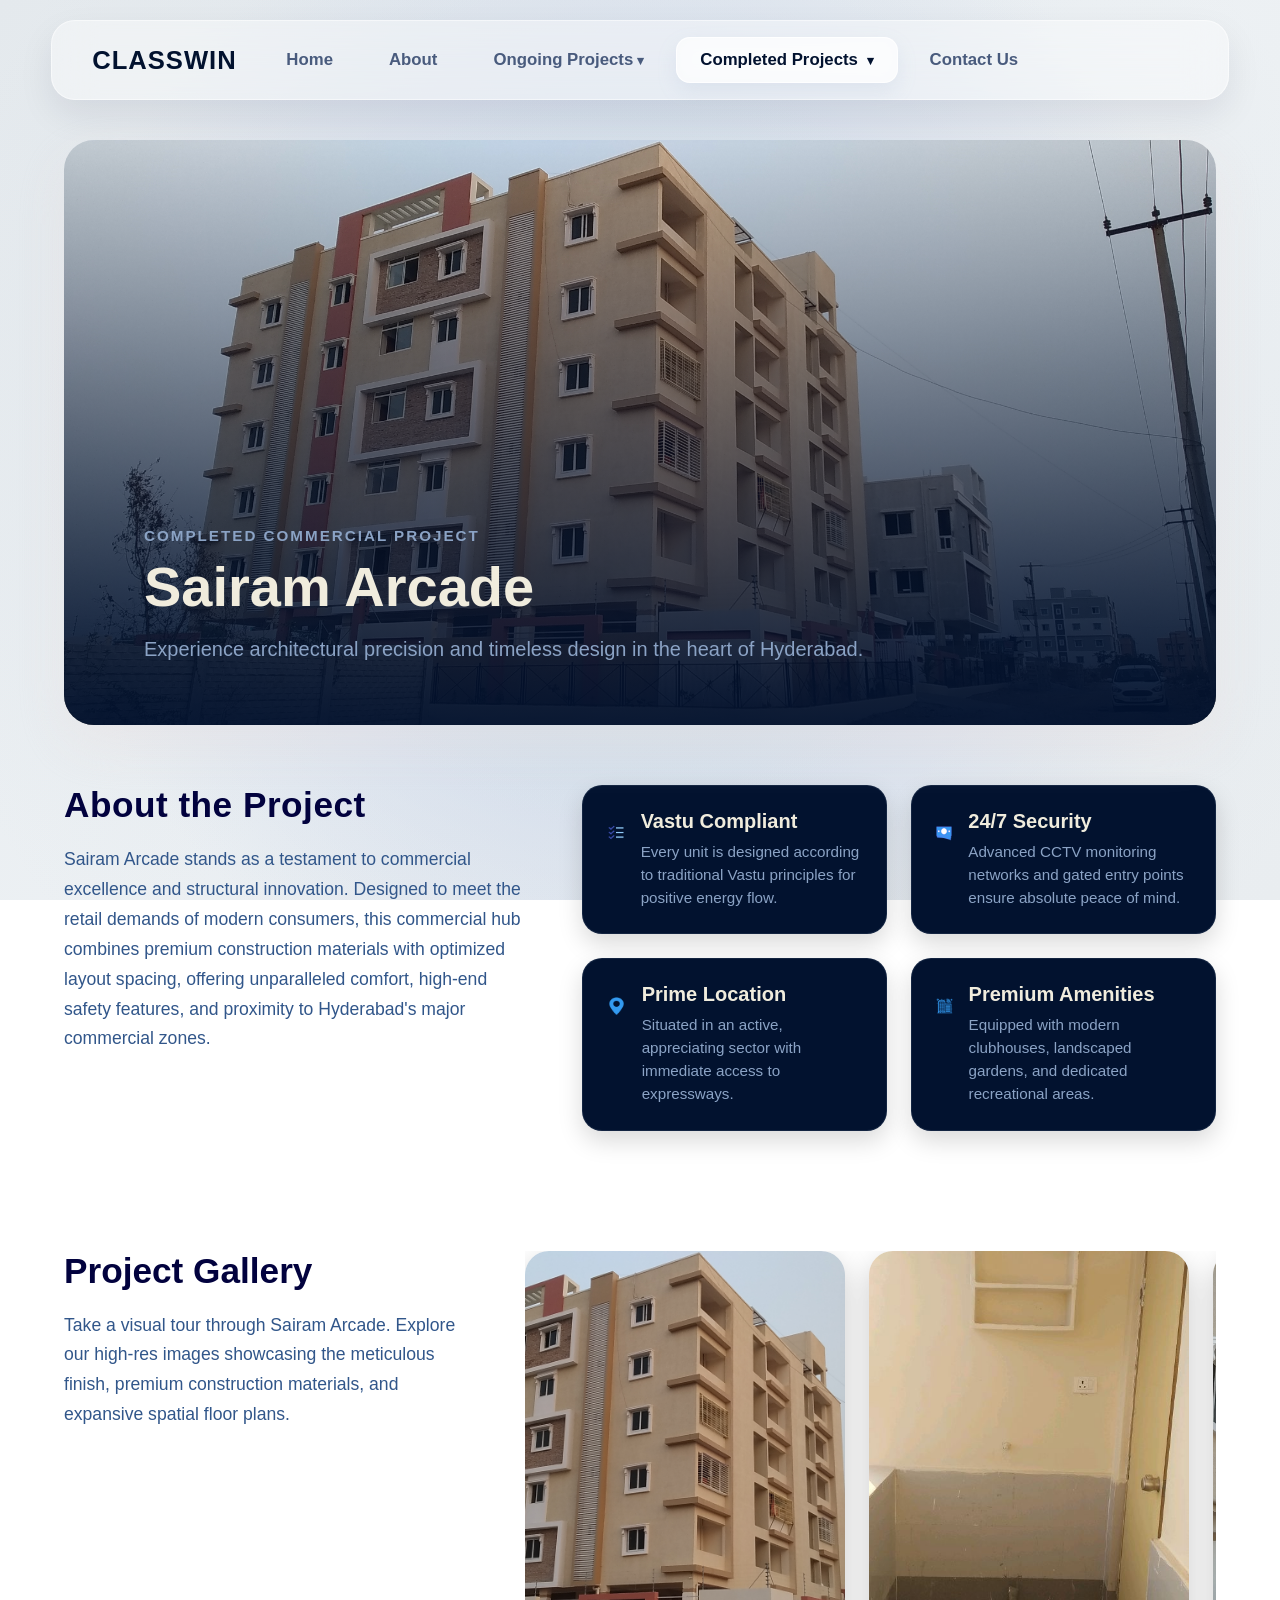
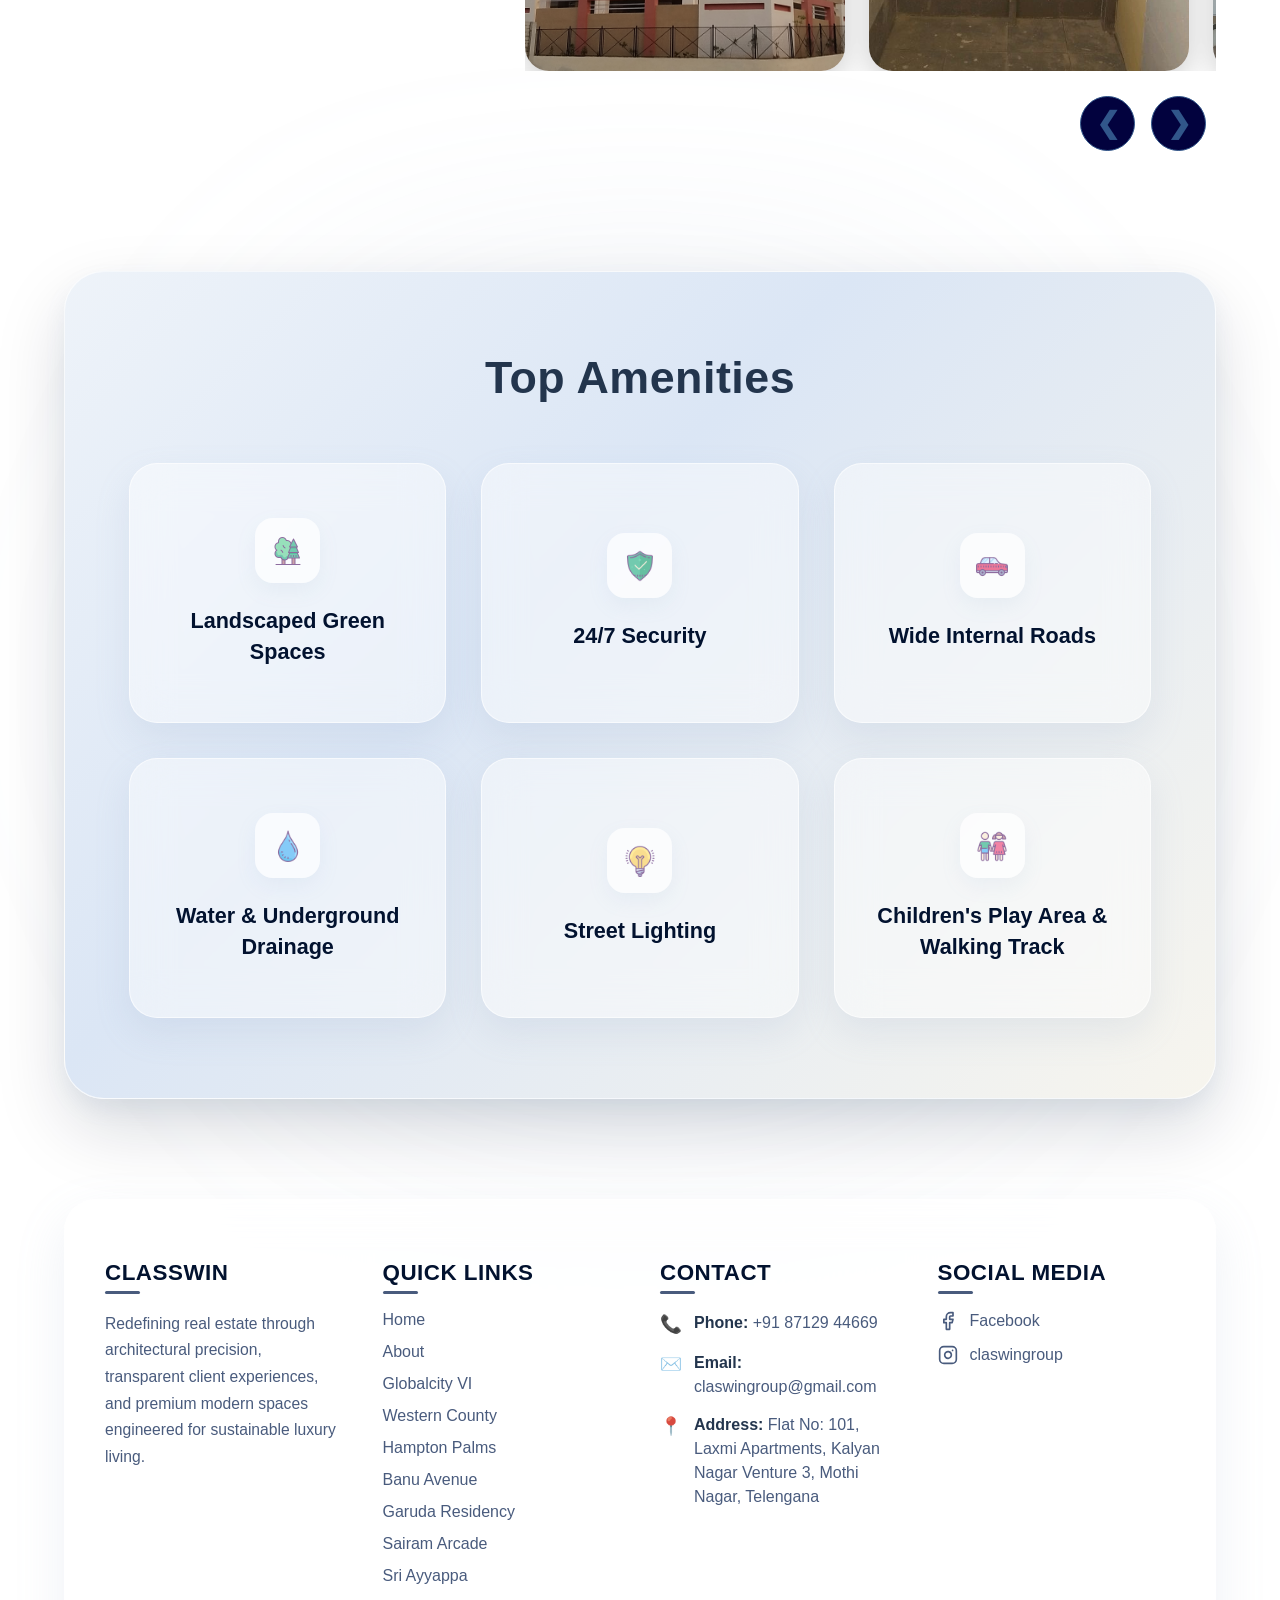
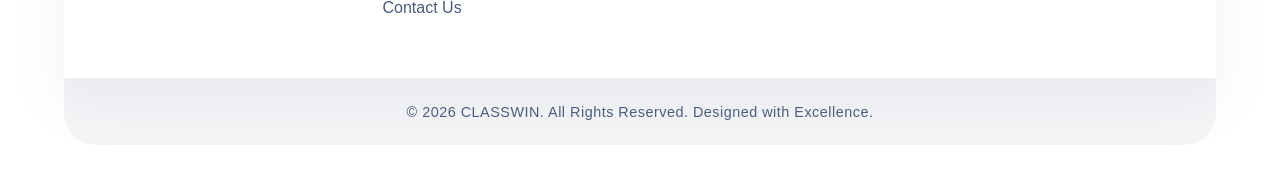
<file: sairamarcade.html>
<!DOCTYPE html>
<html lang="en">
<head>
    <meta charset="UTF-8">
    <meta name="viewport" content="width=device-width, initial-scale=1.0">
    <title>Sairam Arcade</title>
</head>
<body>
    <!DOCTYPE html>
<html lang="en">
<head>
    <meta charset="UTF-8">
    <meta name="viewport" content="width=device-width, initial-scale=1.0">
    <title>Sairam Arcade</title>
    <link rel="stylesheet" href="CSS/style.css">
    <link rel="stylesheet" href="CSS/sairamarcade.css">
</head>
<body>
    <header>
        <header class="main-header">
     <nav class="navbar">
        <div class="logo">CLASSWIN</div>

        <button class="menu-toggle" aria-label="Open Menu">
            ☰
        </button>
        
        <div class="nav-links-container">
            <!-- The sliding glass container element -->
            <div class="sliding-glass-pill"></div>
            
            <ul class="nav-links">
                <li class="nav-item"><a href="home.html">Home</a></li>
                <li class="nav-item"><a href="about.html">About</a></li>
                <li class="nav-item has-dropdown">
    <a href="javascript:void(0);" class="dropdown-trigger">Ongoing Projects<span class="arrow">&#9662;</span></a>
    <ul class="dropdown-menu">
        <li><a href="Globalcity_VI.html">Global City VI</a></li>
        <li><a href="westerncounty.html">Western County</a></li>
        <li><a href="hamptonpalms.html">Hampton Palms</a></li>
        <li><a href="banuavenue.html">Banu Avenue</a></li>
    </ul>
</li>
                <li class="nav-item has-dropdown">
    <a href="javascript:void(0);" class="dropdown-trigger">Completed Projects <span class="arrow">&#9662;</span></a>
    <ul class="dropdown-menu">
        <li><a href="garudaresidency.html">Garuda Residency</a></li>
        <li><a href="sairamarcade.html">Sairam Arcade</a></li>
        <li><a href="sriayyappa.html">Sri Ayyappa</a></li>
    </ul>
</li>
                <li class="nav-item"><a href="contactus.html">Contact Us</a></li>
            </ul>
        </div>
        
        
        <span class="nav-spacer"></span>
    </nav>
</header>
    </header>


         <main class="project-page-content">

    <div class="project-hero-card">
        <img src="Assets/Images/completed-projects/sairamarcade/image4.jpg" alt="Sairam Arcade Premium Showcase" class="hero-image">
        
        <div class="hero-overlay">
            <div class="hero-text-cluster">
                <span class="project-tag">Completed Commercial Project</span>
                <h1>Sairam Arcade</h1>
                <p>Experience architectural precision and timeless design in the heart of Hyderabad.</p>
            </div>
        </div>
    </div>
    <div class="project-overview-section">
    
    <div class="overview-content">
        <h2>About the Project</h2>
        <p>
            Sairam Arcade stands as a testament to commercial excellence and structural innovation. 
            Designed to meet the retail demands of modern consumers, this commercial hub 
            combines premium construction materials with optimized layout spacing, offering unparalleled comfort, 
            high-end safety features, and proximity to Hyderabad's major commercial zones.
        </p>
    </div>

    <div class="overview-cards-grid">
        
        <div class="mini-feature-card">
            <div class="mini-card-icon">
                <img src="Assets/Images/completed-projects/sairamarcade/hmda&rera.png" alt="Icon">
            </div>
            <div class="mini-card-body">
                <h3>Vastu Compliant</h3>
                <p>Every unit is designed according to traditional Vastu principles for positive energy flow.</p>
            </div>
        </div>

        <div class="mini-feature-card">
            <div class="mini-card-icon">
                <img src="Assets/Images/completed-projects/sairamarcade/Highinvestment.png" alt="Icon">
            </div>
            <div class="mini-card-body">
                <h3>24/7 Security</h3>
                <p>Advanced CCTV monitoring networks and gated entry points ensure absolute peace of mind.</p>
            </div>
        </div>

        <div class="mini-feature-card">
            <div class="mini-card-icon">
                <img src="Assets/Images/completed-projects/sairamarcade/primelocation.png" alt="Icon">
            </div>
            <div class="mini-card-body">
                <h3>Prime Location</h3>
                <p>Situated in an active, appreciating sector with immediate access to expressways.</p>
            </div>
        </div>

        <div class="mini-feature-card">
            <div class="mini-card-icon">
                <img src="Assets/Images/completed-projects/sairamarcade/infrastructure.png" alt="Icon">
            </div>
            <div class="mini-card-body">
                <h3>Premium Amenities</h3>
                <p>Equipped with modern clubhouses, landscaped gardens, and dedicated recreational areas.</p>
            </div>
        </div>

    </div>

</div>

<div class="gallery-master-section">
    
    <div class="gallery-left-content">
        <div class="gallery-text">
            <h2>Project Gallery</h2>
            <p>
                Take a visual tour through Sairam Arcade. Explore our high-res images showcasing the meticulous finish, premium construction materials, and expansive spatial floor plans.
            </p>
        </div>
    </div>

    <div class="gallery-right-viewport">
        
        <div class="gallery-track" id="galleryTrack">
            <div class="gallery-card">
                <img src="Assets/Images/completed-projects/sairamarcade/image4.jpg" alt="Interior View">
            </div>
            <div class="gallery-card">
                <img src="Assets/Images/completed-projects/sairamarcade/image3.jpg" alt="Exterior Facade">
            </div>
            <div class="gallery-card">
                <img src="Assets/Images/completed-projects/sairamarcade/image2.jpg" alt="Amenities area">
            </div>
            <div class="gallery-card">
                <img src="Assets/Images/completed-projects/sairamarcade/image1.jpg" alt="Night landscape">
            </div>
            <div class="gallery-card">
                <img src="Assets/Images/completed-projects/sairamarcade/image8.jpg" alt="Night landscape">
            </div>
            <div class="gallery-card">
                <img src="Assets/Images/completed-projects/sairamarcade/image7.jpg" alt="Night landscape">
            </div>
            <div class="gallery-card">
                <img src="Assets/Images/completed-projects/sairamarcade/image6.jpg" alt="Night landscape">
            </div>
            <div class="gallery-card">
                <img src="Assets/Images/completed-projects/sairamarcade/image5.jpg" alt="Night landscape">
            </div>
            <div class="gallery-card">
                <img src="Assets/Images/completed-projects/sairamarcade/image14.jpg" alt="Night landscape">
            </div>
            <div class="gallery-card">
                <img src="Assets/Images/completed-projects/sairamarcade/image18.jpg" alt="Night landscape">
            </div>
            <div class="gallery-card">
                <img src="Assets/Images/completed-projects/sairamarcade/image17.jpg" alt="Night landscape">
            </div>
            <div class="gallery-card">
                <img src="Assets/Images/completed-projects/sairamarcade/image19.jpg" alt="Night landscape">
            </div>
        </div>

        <div class="gallery-controls">
            <button class="ctrl-btn prev-btn" id="galleryPrev">&#x276e;</button>
            <button class="ctrl-btn next-btn" id="galleryNext">&#x276f;</button>
        </div>

    </div>

</div>


<div class="amenities-section">
    
    <div class="section-header">
        <h2>Top Amenities</h2>
    </div>

    <div class="amenities-grid">
        
    
        <div class="flip-card">
            <div class="flip-card-inner">
                <div class="flip-card-front">
                    <div class="amenity-icon">
                        <img src="Assets/Images/completed-projects/sairamarcade/landscape.png" alt="Icon">
                    </div>
                    <h3>Landscaped Green Spaces</h3>
                </div>
                <div class="flip-card-back">
                    <p>Beautiful parks and open areas designed for relaxation and a healthier lifestyle.</p>
                </div>
            </div>
        </div>

        
        <div class="flip-card">
            <div class="flip-card-inner">
                <div class="flip-card-front">
                    <div class="amenity-icon">
                        <img src="Assets/Images/completed-projects/sairamarcade/security.png" alt="Icon">
                    </div>
                    <h3>24/7 Security</h3>
                </div>
                <div class="flip-card-back">
                    <p>Gated community with CCTV surveillance and round-the-clock security for complete peace of mind.</p>
                </div>
            </div>
        </div>

        
        <div class="flip-card">
            <div class="flip-card-inner">
                <div class="flip-card-front">
                    <div class="amenity-icon">
                        <img src="Assets/Images/completed-projects/sairamarcade/car.png" alt="Icon">
                    </div>
                    <h3>Wide Internal Roads</h3>
                </div>
                <div class="flip-card-back">
                    <p>Well-planned roads with ample space for smooth and safe vehicle movement.</p>
                </div>
            </div>
        </div>

        
        <div class="flip-card">
            <div class="flip-card-inner">
                <div class="flip-card-front">
                    <div class="amenity-icon">
                        <img src="Assets/Images/completed-projects/sairamarcade/waterdrop.png" alt="Icon">
                    </div>
                    <h3>Water & Underground Drainage</h3>
                </div>
                <div class="flip-card-back">
                    <p>Reliable water supply and an efficient underground drainage system for everyday convenience.</p>
                </div>
            </div>
        </div>

    
        <div class="flip-card">
            <div class="flip-card-inner">
                <div class="flip-card-front">
                    <div class="amenity-icon">
                        <img src="Assets/Images/completed-projects/sairamarcade/light.png" alt="Icon">
                    </div>
                    <h3>Street Lighting</h3>
                </div>
                <div class="flip-card-back">
                    <p>Well-lit roads and common areas to ensure safety and visibility during the night.</p>
                </div>
            </div>
        </div>

        
        <div class="flip-card">
            <div class="flip-card-inner">
                <div class="flip-card-front">
                    <div class="amenity-icon">
                        <img src="Assets/Images/completed-projects/sairamarcade/children.png" alt="Icon">
                    </div>
                    <h3>Children's Play Area & Walking Track</h3>
                </div>
                <div class="flip-card-back">
                    <p>Dedicated recreational spaces where families can enjoy outdoor activities and stay active.</p>
                </div>
            </div>
        </div>

    </div>
</div>
    

    

    </main>

       <footer class="footer">
    <div class="footer-container">
        <div class="footer-heading footer-1">
            <h2>CLASSWIN</h2>
            <p>Redefining real estate through architectural precision, transparent client experiences, and premium modern spaces engineered for sustainable luxury living.</p>
        </div>
    
        <div class="footer-heading footer-2">
            <h2>Quick Links</h2>
            <ul class="footer-links">
                <li><a href="index.html">Home</a></li>
                <li><a href="about.html">About</a></li>
                <li><a href="Globalcity_VI.html">Globalcity VI</a></li>
                <li><a href="westerncounty.html">Western County</a></li>
                <li><a href="hamptonpalms.html">Hampton Palms</a></li>
                <li><a href="banuavenue.html">Banu Avenue</a></li>
                <li><a href="garudaresidency.html">Garuda Residency</a></li>
                <li><a href="sairamarcade.html">Sairam Arcade</a></li>
                <li><a href="sriayyappa.html">Sri Ayyappa</a></li>
                <li><a href="contactus.html">Contact Us</a></li>
            </ul>
        </div>
        
    
        <div class="footer-heading footer-3">
            <h2>Contact</h2>
            <ul class="footer-contact-list">
                <li>
                    <span class="contact-icon">📞</span>
                    <span class="contact-text"><strong>Phone:</strong> +91 87129 44669</span>
                </li>
                <li>
                    <span class="contact-icon">✉️</span>
                    <span class="contact-text"><strong>Email:</strong> claswingroup@gmail.com</span>
                </li>
                <li>
                    <span class="contact-icon">📍</span>
                    <span class="contact-text"><strong>Address:</strong> Flat No: 101, Laxmi Apartments, Kalyan Nagar Venture 3, Mothi Nagar, Telengana</span>
                </li>
            </ul>
        </div>
        
        
        <div class="footer-heading footer-4">
            <h2>Social Media</h2>
            <ul class="footer-social-links">
                <li>
            <a href="https://facebook.com" target="_blank" rel="noopener noreferrer">
                <svg class="social-svg-icon" viewBox="0 0 24 24" fill="none" stroke="currentColor" stroke-width="2" stroke-linecap="round" stroke-linejoin="round">
                    <path d="M18 2h-3a5 5 0 0 0-5 5v3H7v4h3v8h4v-8h3l1-4h-4V7a1 1 0 0 1 1-1h3z"></path>
                </svg>
                Facebook
            </a>
        </li>
        <li>
            <a href="https://instagram.com" target="_blank" rel="noopener noreferrer">
                <svg class="social-svg-icon" viewBox="0 0 24 24" fill="none" stroke="currentColor" stroke-width="2" stroke-linecap="round" stroke-linejoin="round">
                    <rect x="2" y="2" width="20" height="20" rx="5" ry="5"></rect>
                    <path d="M16 11.37A4 4 0 1 1 12.63 8 4 4 0 0 1 16 11.37z"></path>
                    <line x1="17.5" y1="6.5" x2="17.51" y2="6.5"></line>
                </svg>
                claswingroup
            </a>
            </ul>
        </div>
    </div> 

    <div class="footer-bottom-bar">
        <p>&copy; 2026 CLASSWIN. All Rights Reserved. Designed with Excellence.</p>
    </div>
</footer>

<script src="JS/main.js"></script>
<script src="JS/navigation.js"></script>
<script src="JS/projects.js"></script>




</body>
</html>
</body>
</html>
</file>
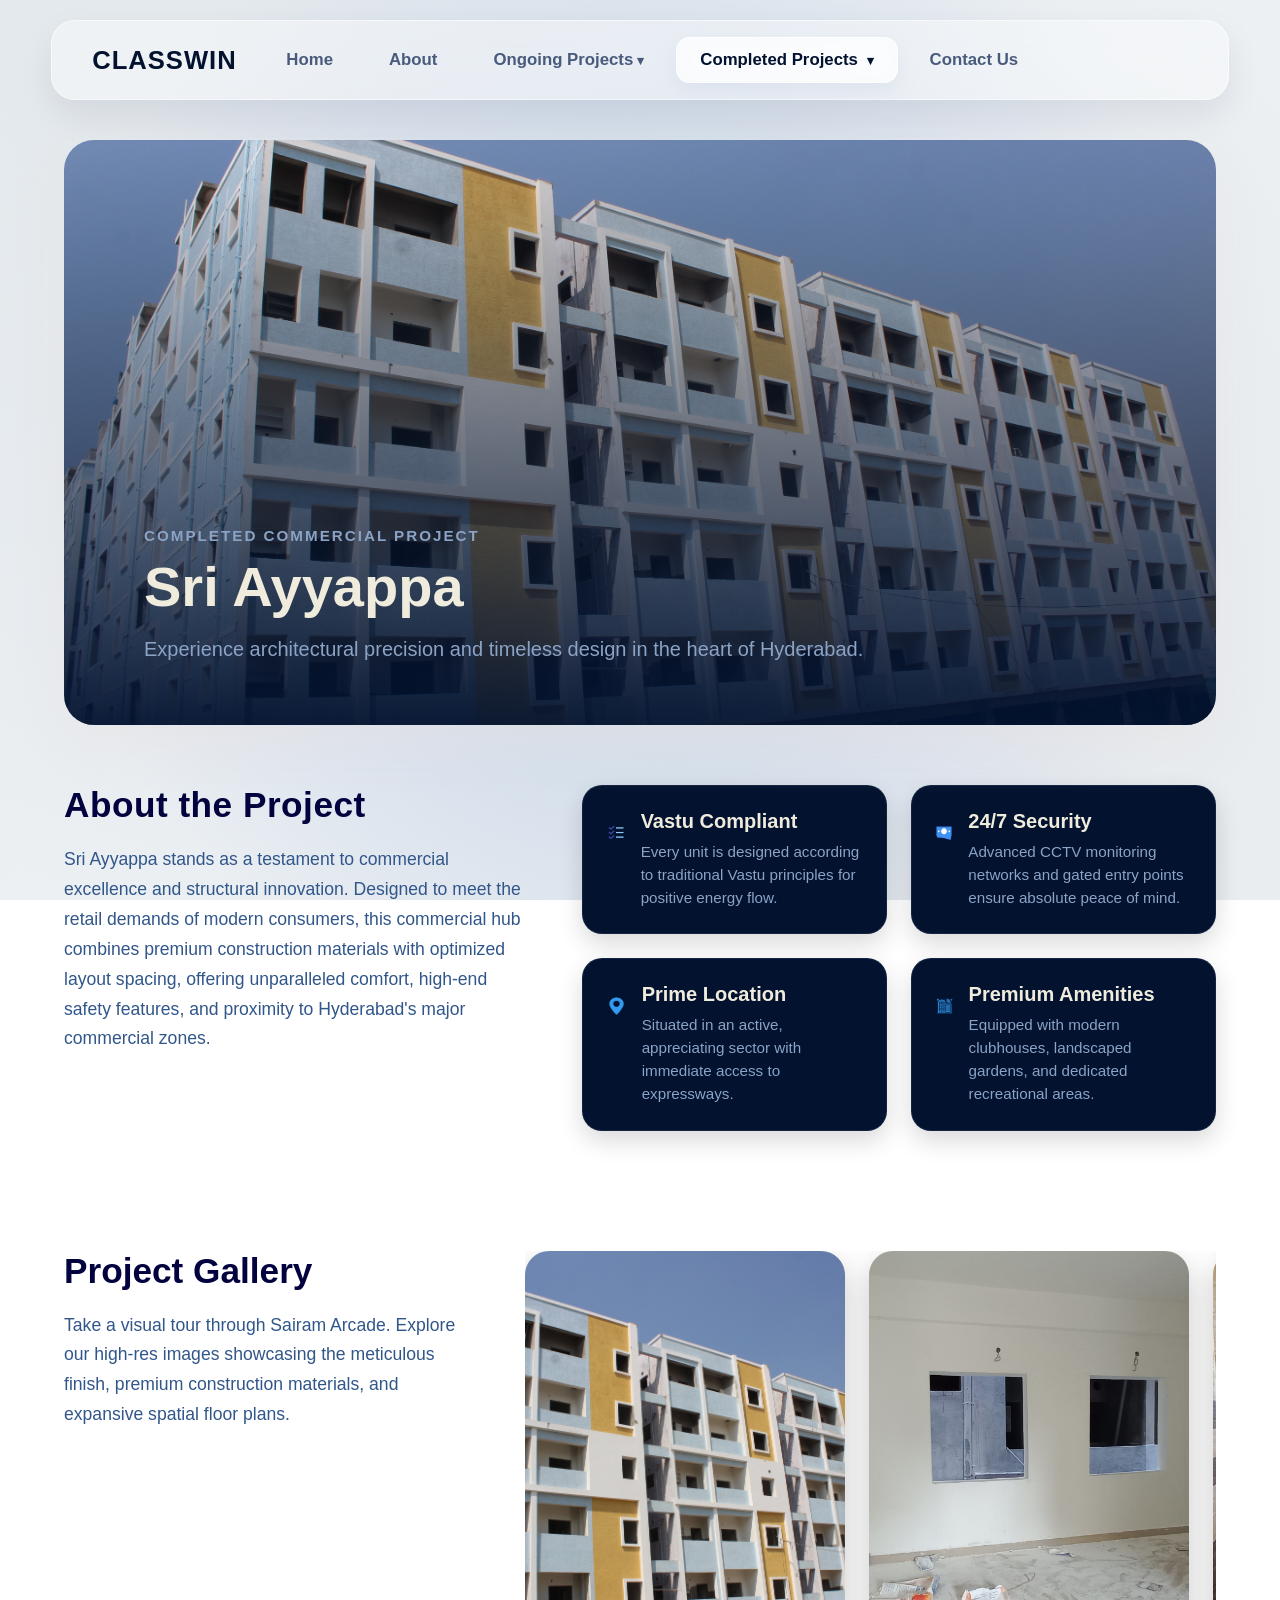
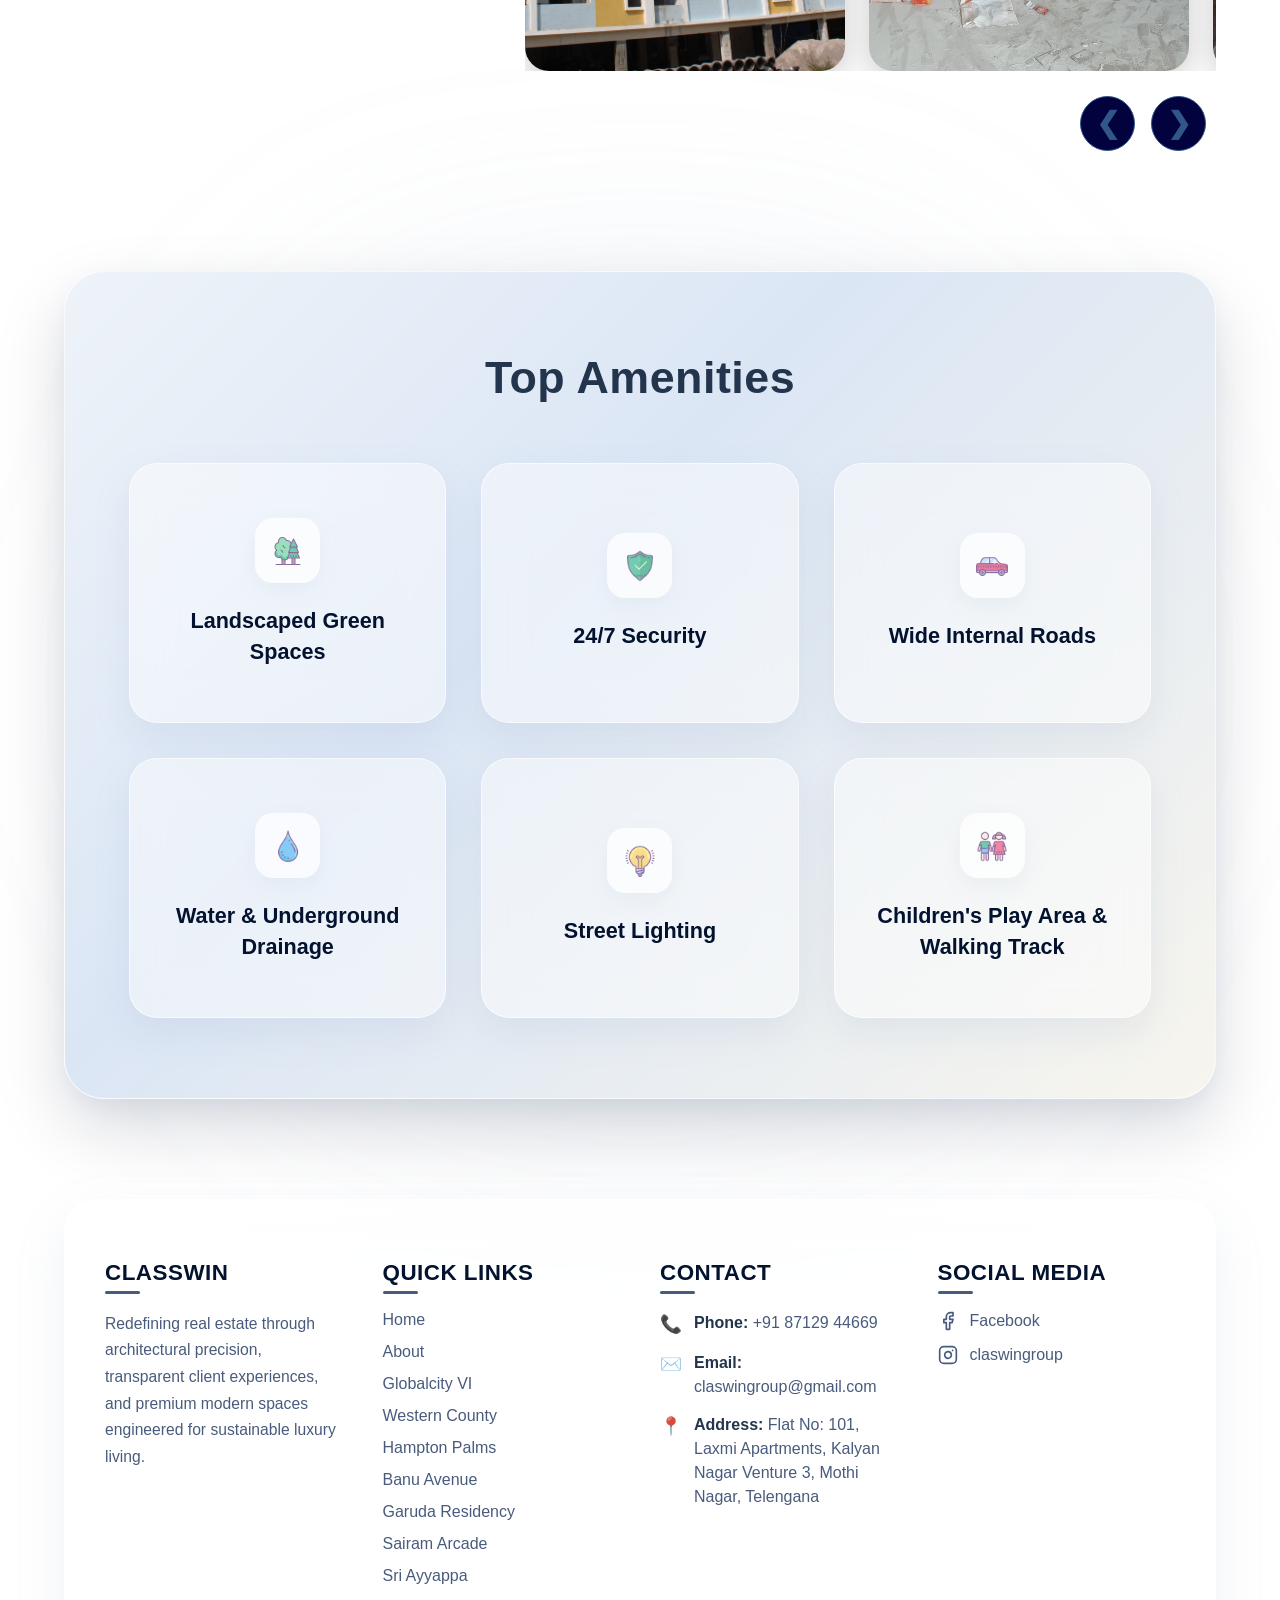
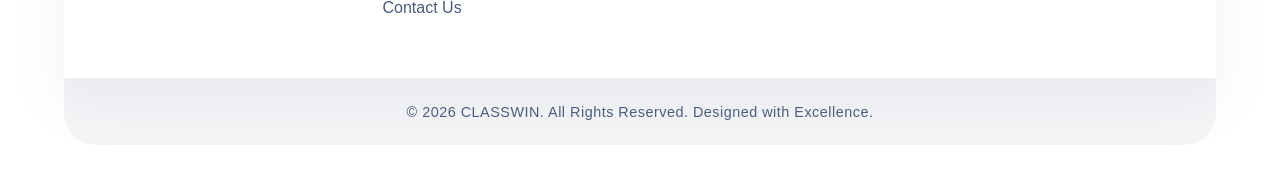
<file: sriayyappa.html>
<!DOCTYPE html>
<html lang="en">
<head>
    <meta charset="UTF-8">
    <meta name="viewport" content="width=device-width, initial-scale=1.0">
    <title>Sri Ayyappa</title>
</head>
<body>
    <!DOCTYPE html>
<html lang="en">
<head>
    <meta charset="UTF-8">
    <meta name="viewport" content="width=device-width, initial-scale=1.0">
    <title>Sri Ayyappa</title>
    <link rel="stylesheet" href="CSS/style.css">
    <link rel="stylesheet" href="CSS/sriayyappa.css">
</head>
<body>
    <header class="main-header">
     <nav class="navbar">
        <div class="logo">CLASSWIN</div>

        <button class="menu-toggle" aria-label="Open Menu">
            ☰
        </button>
        
        <div class="nav-links-container">
            <!-- The sliding glass container element -->
            <div class="sliding-glass-pill"></div>
            
            <ul class="nav-links">
                <li class="nav-item"><a href="home.html">Home</a></li>
                <li class="nav-item"><a href="about.html">About</a></li>
                <li class="nav-item has-dropdown">
    <a href="javascript:void(0);" class="dropdown-trigger">Ongoing Projects<span class="arrow">&#9662;</span></a>
    <ul class="dropdown-menu">
        <li><a href="Globalcity_VI.html">Global City VI</a></li>
        <li><a href="westerncounty.html">Western County</a></li>
        <li><a href="hamptonpalms.html">Hampton Palms</a></li>
        <li><a href="banuavenue.html">Banu Avenue</a></li>
    </ul>
</li>
                <li class="nav-item has-dropdown">
    <a href="javascript:void(0);" class="dropdown-trigger">Completed Projects <span class="arrow">&#9662;</span></a>
    <ul class="dropdown-menu">
        <li><a href="garudaresidency.html">Garuda Residency</a></li>
        <li><a href="sairamarcade.html">Sairam Arcade</a></li>
        <li><a href="sriayyappa.html">Sri Ayyappa</a></li>
    </ul>
</li>
                <li class="nav-item"><a href="contactus.html">Contact Us</a></li>
            </ul>
        </div>
        
        
        <span class="nav-spacer"></span>
    </nav>
</header>
    </header>


         <main class="project-page-content">

    <div class="project-hero-card">
        <img src="Assets/Images/completed-projects/sriayyappa/image4.JPG" alt="Sri Ayyappa Premium Showcase" class="hero-image">
        
        <div class="hero-overlay">
            <div class="hero-text-cluster">
                <span class="project-tag">Completed Commercial Project</span>
                <h1>Sri Ayyappa</h1>
                <p>Experience architectural precision and timeless design in the heart of Hyderabad.</p>
            </div>
        </div>
    </div>
    <div class="project-overview-section">
    
    <div class="overview-content">
        <h2>About the Project</h2>
        <p>
            Sri Ayyappa stands as a testament to commercial excellence and structural innovation. 
            Designed to meet the retail demands of modern consumers, this commercial hub 
            combines premium construction materials with optimized layout spacing, offering unparalleled comfort, 
            high-end safety features, and proximity to Hyderabad's major commercial zones.
        </p>
    </div>

    <div class="overview-cards-grid">
        
        <div class="mini-feature-card">
            <div class="mini-card-icon">
                <img src="Assets/Images/completed-projects/sriayyappa/hmda&rera.png" alt="Icon">
            </div>
            <div class="mini-card-body">
                <h3>Vastu Compliant</h3>
                <p>Every unit is designed according to traditional Vastu principles for positive energy flow.</p>
            </div>
        </div>

        <div class="mini-feature-card">
            <div class="mini-card-icon">
                <img src="Assets/Images/completed-projects/sriayyappa/Highinvestment.png" alt="Icon">
            </div>
            <div class="mini-card-body">
                <h3>24/7 Security</h3>
                <p>Advanced CCTV monitoring networks and gated entry points ensure absolute peace of mind.</p>
            </div>
        </div>

        <div class="mini-feature-card">
            <div class="mini-card-icon">
                <img src="Assets/Images/completed-projects/sriayyappa/primelocation.png" alt="Icon">
            </div>
            <div class="mini-card-body">
                <h3>Prime Location</h3>
                <p>Situated in an active, appreciating sector with immediate access to expressways.</p>
            </div>
        </div>

        <div class="mini-feature-card">
            <div class="mini-card-icon">
                <img src="Assets/Images/completed-projects/sriayyappa/infrastructure.png" alt="Icon">
            </div>
            <div class="mini-card-body">
                <h3>Premium Amenities</h3>
                <p>Equipped with modern clubhouses, landscaped gardens, and dedicated recreational areas.</p>
            </div>
        </div>

    </div>

</div>

<div class="gallery-master-section">
    
    <div class="gallery-left-content">
        <div class="gallery-text">
            <h2>Project Gallery</h2>
            <p>
                Take a visual tour through Sairam Arcade. Explore our high-res images showcasing the meticulous finish, premium construction materials, and expansive spatial floor plans.
            </p>
        </div>
    </div>

    <div class="gallery-right-viewport">
        
        <div class="gallery-track" id="galleryTrack">
            <div class="gallery-card">
                <img src="Assets/Images/completed-projects/sriayyappa/image4.JPG" alt="Interior View">
            </div>
            <div class="gallery-card">
                <img src="Assets/Images/completed-projects/sriayyappa/image3.jpg" alt="Exterior Facade">
            </div>
            <div class="gallery-card">
                <img src="Assets/Images/completed-projects/sriayyappa/image2.jpg" alt="Amenities area">
            </div>
            <div class="gallery-card">
                <img src="Assets/Images/completed-projects/sriayyappa/image1.jpg" alt="Night landscape">
            </div>
            <div class="gallery-card">
                <img src="Assets/Images/completed-projects/sriayyappa/image5.JPG" alt="Night landscape">
            </div>
            <div class="gallery-card">
                <img src="Assets/Images/completed-projects/sriayyappa/image6.jpg" alt="Night landscape">
            </div>
        </div>

        <div class="gallery-controls">
            <button class="ctrl-btn prev-btn" id="galleryPrev">&#x276e;</button>
            <button class="ctrl-btn next-btn" id="galleryNext">&#x276f;</button>
        </div>

    </div>

</div>


<div class="amenities-section">
    
    <div class="section-header">
        <h2>Top Amenities</h2>
    </div>

    <div class="amenities-grid">
        
    
        <div class="flip-card">
            <div class="flip-card-inner">
                <div class="flip-card-front">
                    <div class="amenity-icon">
                        <img src="Assets/Images/completed-projects/sriayyappa/landscape.png" alt="Icon">
                    </div>
                    <h3>Landscaped Green Spaces</h3>
                </div>
                <div class="flip-card-back">
                    <p>Beautiful parks and open areas designed for relaxation and a healthier lifestyle.</p>
                </div>
            </div>
        </div>

        
        <div class="flip-card">
            <div class="flip-card-inner">
                <div class="flip-card-front">
                    <div class="amenity-icon">
                        <img src="Assets/Images/completed-projects/sriayyappa/security.png" alt="Icon">
                    </div>
                    <h3>24/7 Security</h3>
                </div>
                <div class="flip-card-back">
                    <p>Gated community with CCTV surveillance and round-the-clock security for complete peace of mind.</p>
                </div>
            </div>
        </div>

        
        <div class="flip-card">
            <div class="flip-card-inner">
                <div class="flip-card-front">
                    <div class="amenity-icon">
                        <img src="Assets/Images/completed-projects/sriayyappa/car.png" alt="Icon">
                    </div>
                    <h3>Wide Internal Roads</h3>
                </div>
                <div class="flip-card-back">
                    <p>Well-planned roads with ample space for smooth and safe vehicle movement.</p>
                </div>
            </div>
        </div>

        
        <div class="flip-card">
            <div class="flip-card-inner">
                <div class="flip-card-front">
                    <div class="amenity-icon">
                        <img src="Assets/Images/completed-projects/sriayyappa/waterdrop.png" alt="Icon">
                    </div>
                    <h3>Water & Underground Drainage</h3>
                </div>
                <div class="flip-card-back">
                    <p>Reliable water supply and an efficient underground drainage system for everyday convenience.</p>
                </div>
            </div>
        </div>

    
        <div class="flip-card">
            <div class="flip-card-inner">
                <div class="flip-card-front">
                    <div class="amenity-icon">
                        <img src="Assets/Images/completed-projects/sriayyappa/light.png" alt="Icon">
                    </div>
                    <h3>Street Lighting</h3>
                </div>
                <div class="flip-card-back">
                    <p>Well-lit roads and common areas to ensure safety and visibility during the night.</p>
                </div>
            </div>
        </div>

        
        <div class="flip-card">
            <div class="flip-card-inner">
                <div class="flip-card-front">
                    <div class="amenity-icon">
                        <img src="Assets/Images/completed-projects/sriayyappa/children.png" alt="Icon">
                    </div>
                    <h3>Children's Play Area & Walking Track</h3>
                </div>
                <div class="flip-card-back">
                    <p>Dedicated recreational spaces where families can enjoy outdoor activities and stay active.</p>
                </div>
            </div>
        </div>

    </div>
</div>
    

    

    </main>

       <footer class="footer">
    <div class="footer-container">
        <div class="footer-heading footer-1">
            <h2>CLASSWIN</h2>
            <p>Redefining real estate through architectural precision, transparent client experiences, and premium modern spaces engineered for sustainable luxury living.</p>
        </div>
    
        <div class="footer-heading footer-2">
            <h2>Quick Links</h2>
            <ul class="footer-links">
                <li><a href="index.html">Home</a></li>
                <li><a href="about.html">About</a></li>
                <li><a href="Globalcity_VI.html">Globalcity VI</a></li>
                <li><a href="westerncounty.html">Western County</a></li>
                <li><a href="hamptonpalms.html">Hampton Palms</a></li>
                <li><a href="banuavenue.html">Banu Avenue</a></li>
                <li><a href="garudaresidency.html">Garuda Residency</a></li>
                <li><a href="sairamarcade.html">Sairam Arcade</a></li>
                <li><a href="sriayyappa.html">Sri Ayyappa</a></li>
                <li><a href="contactus.html">Contact Us</a></li>
            </ul>
        </div>
        
    
        <div class="footer-heading footer-3">
            <h2>Contact</h2>
            <ul class="footer-contact-list">
                <li>
                    <span class="contact-icon">📞</span>
                    <span class="contact-text"><strong>Phone:</strong> +91 87129 44669</span>
                </li>
                <li>
                    <span class="contact-icon">✉️</span>
                    <span class="contact-text"><strong>Email:</strong> claswingroup@gmail.com</span>
                </li>
                <li>
                    <span class="contact-icon">📍</span>
                    <span class="contact-text"><strong>Address:</strong> Flat No: 101, Laxmi Apartments, Kalyan Nagar Venture 3, Mothi Nagar, Telengana</span>
                </li>
            </ul>
        </div>
        
        
        <div class="footer-heading footer-4">
            <h2>Social Media</h2>
            <ul class="footer-social-links">
                <li>
            <a href="https://facebook.com" target="_blank" rel="noopener noreferrer">
                <svg class="social-svg-icon" viewBox="0 0 24 24" fill="none" stroke="currentColor" stroke-width="2" stroke-linecap="round" stroke-linejoin="round">
                    <path d="M18 2h-3a5 5 0 0 0-5 5v3H7v4h3v8h4v-8h3l1-4h-4V7a1 1 0 0 1 1-1h3z"></path>
                </svg>
                Facebook
            </a>
        </li>
        <li>
            <a href="https://instagram.com" target="_blank" rel="noopener noreferrer">
                <svg class="social-svg-icon" viewBox="0 0 24 24" fill="none" stroke="currentColor" stroke-width="2" stroke-linecap="round" stroke-linejoin="round">
                    <rect x="2" y="2" width="20" height="20" rx="5" ry="5"></rect>
                    <path d="M16 11.37A4 4 0 1 1 12.63 8 4 4 0 0 1 16 11.37z"></path>
                    <line x1="17.5" y1="6.5" x2="17.51" y2="6.5"></line>
                </svg>
                claswingroup
            </a>
            </ul>
        </div>
    </div> 

    <div class="footer-bottom-bar">
        <p>&copy; 2026 CLASSWIN. All Rights Reserved. Designed with Excellence.</p>
    </div>
</footer>

<script src="JS/main.js"></script>
<script src="JS/navigation.js"></script>
<script src="JS/projects.js"></script>




</body>
</html>
</body>
</html>
</file>
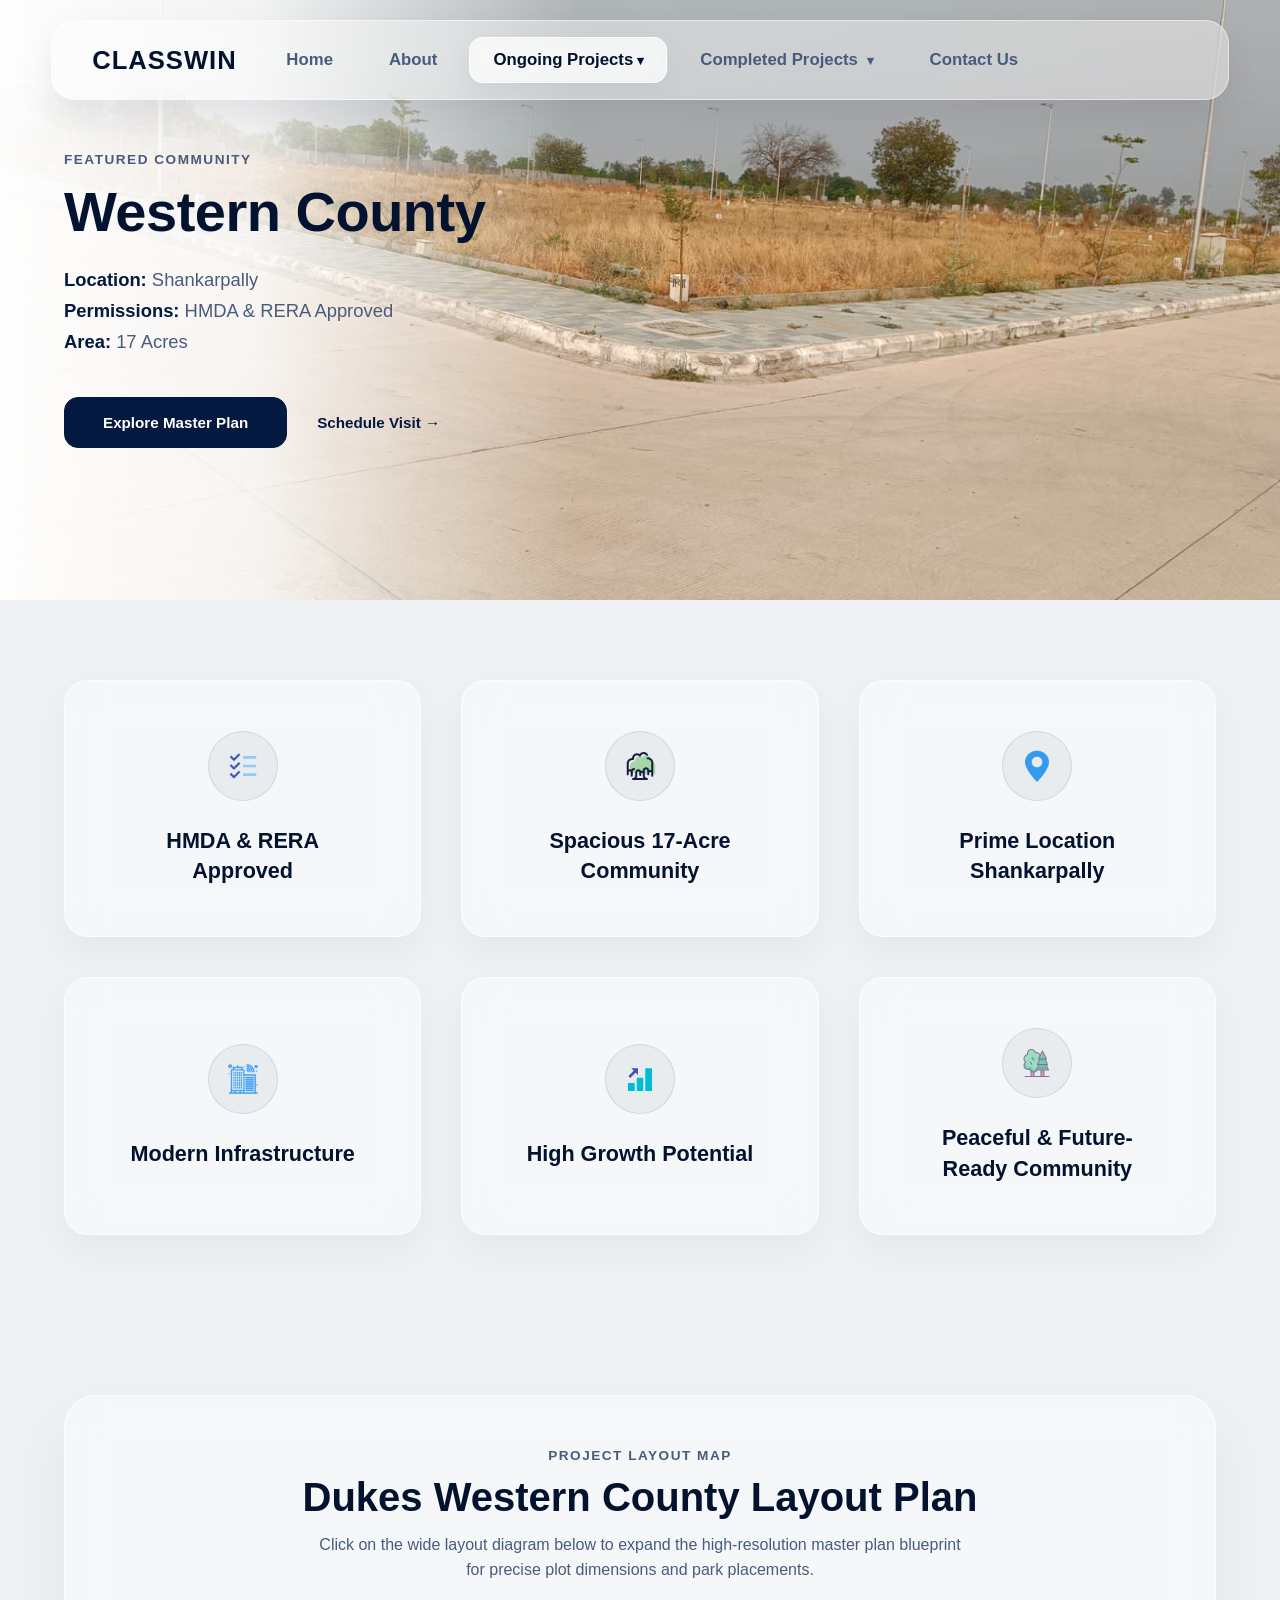
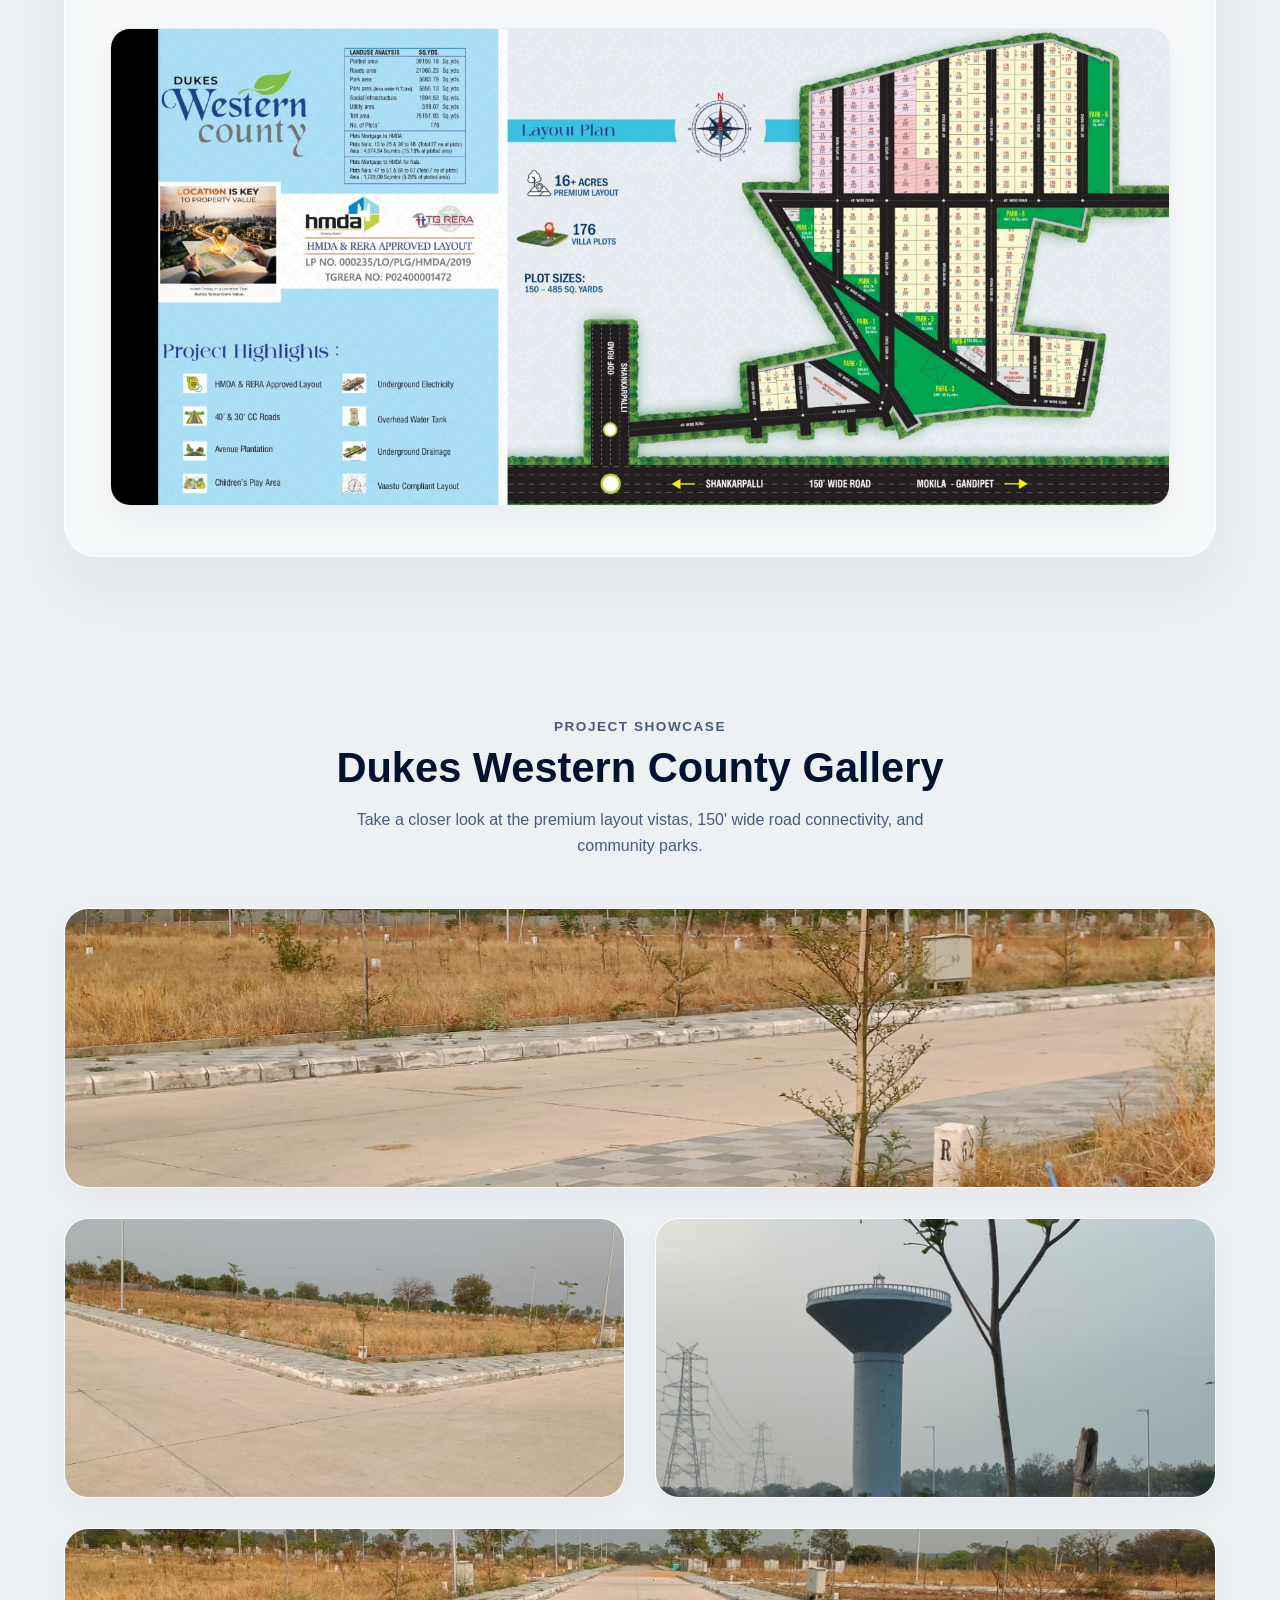
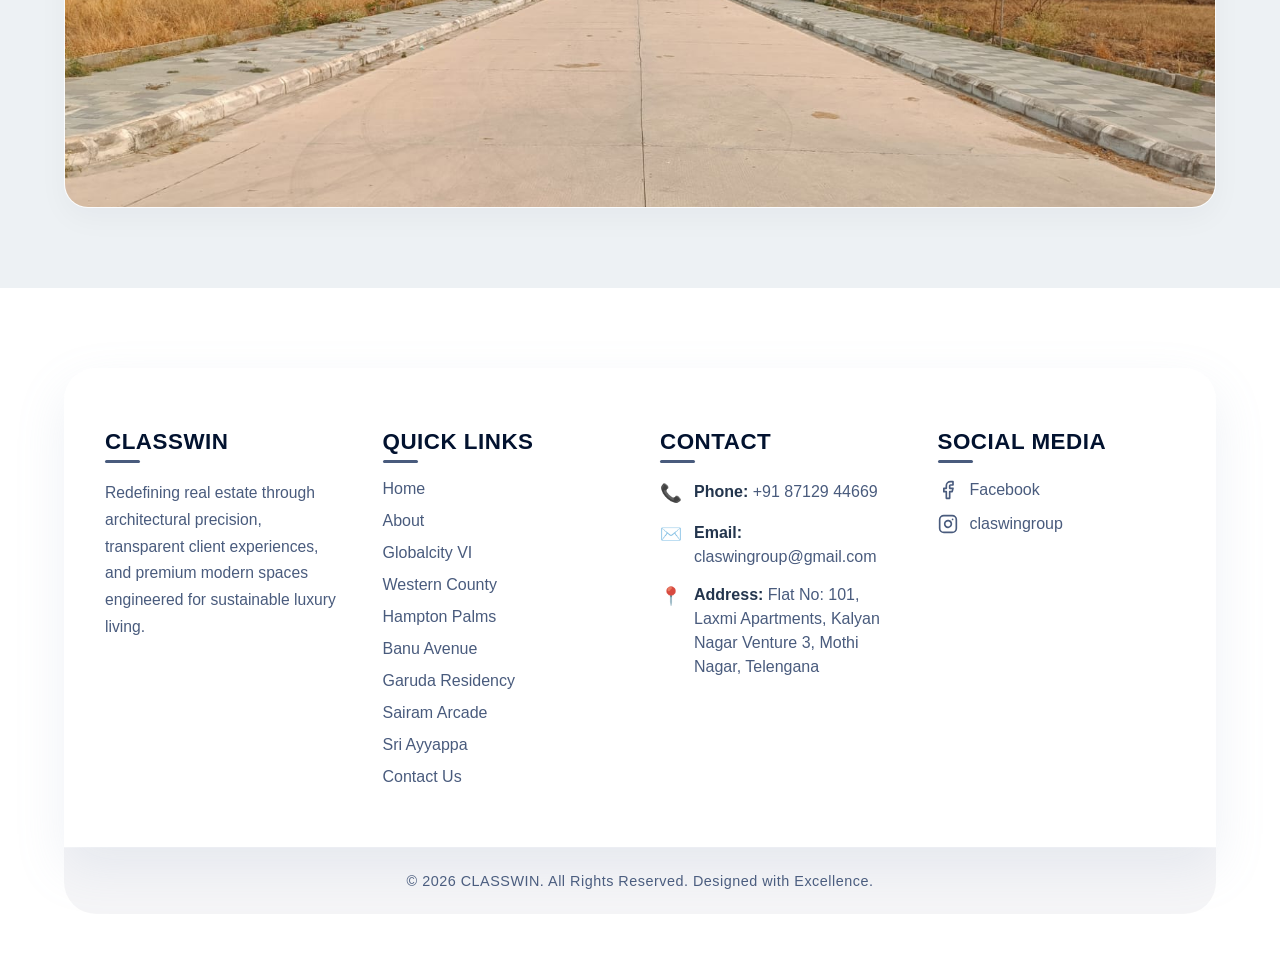
<file: westerncounty.html>
<!DOCTYPE html>
<html lang="en">
<head>
    <meta charset="UTF-8">
    <meta name="viewport" content="width=device-width, initial-scale=1.0">
    <title>Western County</title>
    <link rel="stylesheet" href="CSS/style.css">
    <link rel="stylesheet" href="CSS/westerncounty.css">
</head>
<body>
    <header>
       <header class="main-header">
     <nav class="navbar">
        <div class="logo">CLASSWIN</div>

        <button class="menu-toggle" aria-label="Open Menu">
            ☰
        </button>
        
        <div class="nav-links-container">
            <!-- The sliding glass container element -->
            <div class="sliding-glass-pill"></div>
            
            <ul class="nav-links">
                <li class="nav-item"><a href="home.html">Home</a></li>
                <li class="nav-item"><a href="about.html">About</a></li>
                <li class="nav-item has-dropdown">
    <a href="javascript:void(0);" class="dropdown-trigger">Ongoing Projects<span class="arrow">&#9662;</span></a>
    <ul class="dropdown-menu">
        <li><a href="Globalcity_VI.html">Global City VI</a></li>
        <li><a href="westerncounty.html">Western County</a></li>
        <li><a href="hamptonpalms.html">Hampton Palms</a></li>
        <li><a href="banuavenue.html">Banu Avenue</a></li>
    </ul>
</li>
                <li class="nav-item has-dropdown">
    <a href="javascript:void(0);" class="dropdown-trigger">Completed Projects <span class="arrow">&#9662;</span></a>
    <ul class="dropdown-menu">
        <li><a href="garudaresidency.html">Garuda Residency</a></li>
        <li><a href="sairamarcade.html">Sairam Arcade</a></li>
        <li><a href="sriayyappa.html">Sri Ayyappa</a></li>
    </ul>
</li>
                <li class="nav-item"><a href="contactus.html">Contact Us</a></li>
            </ul>
        </div>
        
        
        <span class="nav-spacer"></span>
    </nav>
</header>
    </header>

    <main>
        <section class="wide-project-hero-full" style="background-image: url('Assets/Images/Ongoing-projects/westerncounty/image15.jpeg');">
    
    
    <div class="hero-image-overlay-full"></div>
    
    
    <div class="wide-hero-details-full">
        <span class="project-tag">Featured Community</span>
        <h2>Western County</h2>
        
        <p class="project-specs-line">
            <strong>Location:</strong> Shankarpally <br>
            <strong>Permissions:</strong> HMDA &amp; RERA Approved <br>
            <strong>Area:</strong> 17 Acres
        </p>

        <div class="wide-hero-actions">
            <a href="#master-plan-section" class="glass-primary-btn">Explore Master Plan</a>
            <a href="contactus.html" class="text-link">Schedule Visit &rarr;</a>
        </div>
    </div>

</section>
<section class="features-grid-section">
    <div class="features-container">

        <!-- Card 1 -->
        <div class="feature-parent-card">
            <div class="feature-icon-wrapper">
                <img src="Assets/Images/Ongoing-projects/westerncounty/hmda&rera.png" alt="Approved Icon">
            </div>
            <h3>HMDA & RERA Approved</h3>
            
            <!-- Hidden Child Pop-up Card -->
            <div class="feature-child-popup">
                <p>Western County is fully approved by HMDA and RERA, providing a legally secure investment with complete transparency and peace of mind.</p>
            </div>
        </div>

        <!-- Card 2 -->
        <div class="feature-parent-card">
            <div class="feature-icon-wrapper">
                <img src="Assets/Images/Ongoing-projects/westerncounty/spacious.png" alt="Community Icon">
            </div>
            <h3>Spacious 17-Acre Community</h3>
            
            <!-- Hidden Child Pop-up Card -->
            <div class="feature-child-popup">
                <p>Spread across 17 acres, the project features a thoughtfully planned layout with spacious plots, wide roads, and ample open spaces for a modern lifestyle.</p>
            </div>
        </div>

        <!-- Card 3 -->
        <div class="feature-parent-card">
            <div class="feature-icon-wrapper">
                <img src="Assets/Images/Ongoing-projects/westerncounty/primelocation.png" alt="Location Icon">
            </div>
            <h3>Prime Location  Shankarpally</h3>
            
            <!-- Hidden Child Pop-up Card -->
            <div class="feature-child-popup">
                <p>Situated in the fast-growing region of Shankarpally, the project offers excellent connectivity to Hyderabad's IT corridor, educational institutions, healthcare centers, and major transportation routes.</p>
            </div>
        </div>

        <!-- Card 4 -->
        <div class="feature-parent-card">
            <div class="feature-icon-wrapper">
                <img src="Assets/Images/Ongoing-projects/westerncounty/infrastructure.png" alt="Infrastructure Icon">
            </div>
            <h3>Modern Infrastructure</h3>
            
            <!-- Hidden Child Pop-up Card -->
            <div class="feature-child-popup">
                <p>The layout is designed with quality infrastructure, including wide blacktop roads, street lighting, underground drainage, and a well-organized road network for a comfortable living experience.</p>
            </div>
        </div>

        <!-- Card 5 -->
        <div class="feature-parent-card">
            <div class="feature-icon-wrapper">
                <img src="Assets/Images/Ongoing-projects/westerncounty/growth.png" alt="Growth Icon">
            </div>
            <h3>High Growth Potential</h3>
            
            <!-- Hidden Child Pop-up Card -->
            <div class="feature-child-popup">
                <p>Shankarpally has emerged as one of Hyderabad's most promising real estate destinations. With rapid development and growing demand, Western County offers strong appreciation potential for investors.</p>
            </div>
        </div>

        <!-- Card 6 -->
        <div class="feature-parent-card">
            <div class="feature-icon-wrapper">
                <img src="Assets/Images/Ongoing-projects/westerncounty/landscape.png" alt="Environment Icon">
            </div>
            <h3>Peaceful & Future-Ready Community</h3>
            
            <!-- Hidden Child Pop-up Card -->
            <div class="feature-child-popup">
                <p>Enjoy a serene environment away from the city's hustle while staying well connected to urban conveniences. The project is ideal for both residential living and long-term investment.</p>
            </div>
        </div>

    </div>
</section>



<section id="master-plan-section" class="master-plan-layout-wide">
    <div class="glass-blueprint-card-wide">
        
        <div class="blueprint-header-wide">
            <span class="blueprint-badge-wide">Project Layout Map</span>
            <h2>Dukes Western County Layout Plan</h2>
            <p>Click on the wide layout diagram below to expand the high-resolution master plan blueprint for precise plot dimensions and park placements.</p>
        </div>

        <div class="blueprint-frame-wide">
            <a href="Assets/Images/Ongoing-projects/westerncounty/image17.jpeg" target="_blank" title="Expand high-res blueprint layout">
                <img src="Assets/Images/Ongoing-projects/westerncounty/image17.jpeg" alt="Dukes Western County Master Plan Layout Plan" class="blueprint-map-img-wide">
                <div class="blueprint-zoom-overlay-wide">
                    <span class="zoom-icon-wide">&#128269;</span> Click to Expand Blueprint View
                </div>
            </a>
        </div>

    </div>
</section>
<section class="project-gallery-section">
    <div class="gallery-container">
        
        <div class="gallery-header">
            <span class="gallery-badge">Project Showcase</span>
            <h2>Dukes Western County Gallery</h2>
            <p>Take a closer look at the premium layout vistas, 150' wide road connectivity, and community parks.</p>
        </div>

        <div class="gallery-grid-wide">
            <div class="gallery-item-wide full-row">
                <img src="Assets/Images/Ongoing-projects/westerncounty/image10.jpeg" alt="Wide spacious roads and connectivity">
                <div class="gallery-overlay-wide">
                    <span>150' Wide Main Connectivity Road</span>
                </div>
            </div>

            <div class="gallery-item-wide">
                <img src="Assets/Images/Ongoing-projects/westerncounty/image15.jpeg" alt="Villa Plots Development">
                <div class="gallery-overlay-wide">
                    <span>Villa Plots Development</span>
                </div>
            </div>

            <div class="gallery-item-wide">
                <img src="Assets/Images/Ongoing-projects/westerncounty/image7.jpeg" alt="Overhead Water Tank">
                <div class="gallery-overlay-wide">
                    <span>Overhead Water Tank</span>
                </div>
            </div>

            <div class="gallery-item-wide full-row">
                <img src="Assets/Images/Ongoing-projects/westerncounty/image16.jpeg" alt="Infrastructure and Road Network">
                <div class="gallery-overlay-wide">
                    <span>Infrastructure and Road Network</span>
                </div>
            </div>
        </div>

    </div>
</section>


    </main>








 <footer class="footer">
    <div class="footer-container">
        <div class="footer-heading footer-1">
            <h2>CLASSWIN</h2>
            <p>Redefining real estate through architectural precision, transparent client experiences, and premium modern spaces engineered for sustainable luxury living.</p>
        </div>
        <div class="footer-heading footer-2">
            <h2>Quick Links</h2>
            <ul class="footer-links">
                <li><a href="index.html">Home</a></li>
                <li><a href="about.html">About</a></li>
                <li><a href="Globalcity_VI.html">Globalcity VI</a></li>
                <li><a href="westerncounty.html">Western County</a></li>
                <li><a href="hamptonpalms.html">Hampton Palms</a></li>
                <li><a href="banuavenue.html">Banu Avenue</a></li>
                <li><a href="garudaresidency.html">Garuda Residency</a></li>
                <li><a href="sairamarcade.html">Sairam Arcade</a></li>
                <li><a href="sriayyappa.html">Sri Ayyappa</a></li>
                <li><a href="contactus.html">Contact Us</a></li>
            </ul>
        </div>
        <div class="footer-heading footer-3">
            <h2>Contact</h2>
            <ul class="footer-contact-list">
                <li>
                    <span class="contact-icon">📞</span>
                    <span class="contact-text"><strong>Phone:</strong> +91 87129 44669</span>
                </li>
                <li>
                    <span class="contact-icon">✉️</span>
                    <span class="contact-text"><strong>Email:</strong> claswingroup@gmail.com</span>
                </li>
                <li>
                    <span class="contact-icon">📍</span>
                    <span class="contact-text"><strong>Address:</strong> Flat No: 101, Laxmi Apartments, Kalyan Nagar Venture 3, Mothi Nagar, Telengana</span>
                </li>
            </ul>
        </div>
        <div class="footer-heading footer-4">
            <h2>Social Media</h2>
            <ul class="footer-social-links">
                <li>
            <a href="https://facebook.com" target="_blank" rel="noopener noreferrer">
                <svg class="social-svg-icon" viewBox="0 0 24 24" fill="none" stroke="currentColor" stroke-width="2" stroke-linecap="round" stroke-linejoin="round">
                    <path d="M18 2h-3a5 5 0 0 0-5 5v3H7v4h3v8h4v-8h3l1-4h-4V7a1 1 0 0 1 1-1h3z"></path>
                </svg>
                Facebook
            </a>
        </li>
        <li>
            <a href="https://instagram.com" target="_blank" rel="noopener noreferrer">
                <svg class="social-svg-icon" viewBox="0 0 24 24" fill="none" stroke="currentColor" stroke-width="2" stroke-linecap="round" stroke-linejoin="round">
                    <rect x="2" y="2" width="20" height="20" rx="5" ry="5"></rect>
                    <path d="M16 11.37A4 4 0 1 1 12.63 8 4 4 0 0 1 16 11.37z"></path>
                    <line x1="17.5" y1="6.5" x2="17.51" y2="6.5"></line>
                </svg>
                claswingroup
            </a>
            </ul>
        </div>
    </div> 

    <div class="footer-bottom-bar">
        <p>&copy; 2026 CLASSWIN. All Rights Reserved. Designed with Excellence.</p>
    </div>
</footer>

    <script src="JS/main.js"></script>
    <script src="JS/navigation.js"></script>
    <script src="JS/projects.js"></script>
</body>
</html>
</file>
<file: CSS/style.css>
/* 1. Global Box Sizing & Fluid Layouts */
* {
    box-sizing: border-box;
    margin: 0;
    padding: 0;
}

html, body {
    width: 100%;
    overflow-x: hidden; /* Prevents broken horizontal scrolling on mobile */
    font-size: 16px;    /* Base standard */
}

/* 2. Fluid Image Handling (Stops images from breaking layouts) */
img {
    max-width: 100%;
    height: auto;
    display: block;
}

/* 3. Global Container (Use this class for all main page blocks) */
.container {
    width: 100%;
    max-width: 1200px;
    margin: 0 auto;
    padding: 0 20px; /* Essential side spacing for mobile screens */
}


/* ========================================== */
/* 4. Global Media Queries (The Breakpoints)  */
/* ========================================== */

/* --- Tablet Devices (Landscape & Portrait) --- */
@media (max-width: 1024px) {
    html {
        font-size: 15px; /* Scaled down typography for smaller viewports */
    }
    
    /* Switch 2-column structures (like your hero banner) to single column */
    .hero-container {
        grid-template-columns: 1fr;
        grid-gap: 40px;
        text-align: center;
    }

    .hero-content {
        align-items: center;
    }
}

/* --- Mobile Devices (Smartphones) --- */
@media (max-width: 768px) {
    html {
        font-size: 14px; /* Scaled down further for readability on phones */
    }

    /* Adjust padding so sections don't look awkwardly tall on mobile */
    .hero-section, 
    .features-section, 
    .gallery-section {
        padding: 50px 15px;
    }

    /* Force grids to single columns if cards get squished */
    .image-grid, 
    .features-grid {
        grid-template-columns: 1fr !important;
        grid-auto-rows: auto; /* Lets contents dictate natural height */
        grid-gap: 24px;
    }

    /* Prevent the gallery images from feeling infinitely long */
    .gallery-card {
        height: 300px; 
    }
    
    /* Make button groups stack nicely */
    .hero-actions {
        flex-direction: column;
        width: 100%;
    }
    
    .btn-primary {
        width: 100%;
        text-align: center;
    }
}
body {
    margin: 0;
    padding: 0;
    min-height: 100vh;
    width: 100%;
    
    
    background-attachment: fixed; 
    
    
    background-image: 
        
        radial-gradient(circle 380px at center, rgba(243, 215, 184, 0.45) 0%, rgba(243, 215, 184, 0) 65%),
        
        
        radial-gradient(circle 550px at center, rgba(206, 230, 225, 0.5) 20%, rgba(206, 230, 225, 0) 70%),
        
        
        radial-gradient(circle 750px at center, rgba(199, 211, 234, 0.5) 40%, rgba(199, 211, 234, 0) 80%),
        
        
        radial-gradient(circle 1000px at center, rgba(181, 196, 210, 0.25) 0%, rgba(181, 196, 210, 0) 75%),
        
        
        linear-gradient(135deg, #e4e9ed 0%, #edf1f4 50%, #e9edf0 100%);
        
    background-size: 100% 100%;
    background-repeat: no-repeat;
}



.main-header {
    width: 100%;
    position: absolute;
    top: 0;
    left: 0;
    z-index: 9999;
    padding: 20px 0; 
    display: flex;
    justify-content: center;
    pointer-events: none; 
}


.navbar {
    pointer-events: auto;  
    width: 92%;              
    max-width: 1440px;
    height: 80px;             
    padding: 0 40px;
    display: flex;
    justify-content: space-between;
    align-items: center;
    box-sizing: border-box;
    
   
    background: rgba(255, 255, 255, 0.4);
    backdrop-filter: blur(20px);
    -webkit-backdrop-filter: blur(20px);
    border: 1px solid rgba(255, 255, 255, 0.5);
    border-radius: 24px;
    box-shadow: 0 15px 35px rgba(2, 18, 47, 0.08);
}


.logo {
    font-family: 'Saira', sans-serif;
    font-size: 1.6rem;
    font-weight: 800;
    color: #02122F;
    letter-spacing: 1px;
}


.nav-links-container {
    position: relative;       
    display: flex;
    align-items: center;
}

.nav-links {
    display: flex;
    align-items: center;
    gap: 8px;                
    list-style: none;
    padding: 0;
    margin: 0;
    position: relative;
    z-index: 2;               
}


.nav-item {
    position: relative;
}

.nav-item a {
    display: block;
    padding: 12px 24px;       
    font-family: 'Saira', sans-serif;
    font-size: 1.05rem;       
    font-weight: 600;
    color: #495B7D;          
    text-decoration: none;
    transition: color 0.3s ease;
    white-space: nowrap;
}
.dropdown-trigger {
    cursor: default;
}


.arrow {
    font-size: 0.8rem;
    margin-left: 4px;
    display: inline-block;
    transition: transform 0.3s ease;
}


.sliding-glass-pill {
    position: absolute;
    height: 46px;             
    background: rgba(255, 255, 255, 0.65);
    backdrop-filter: blur(10px);
    -webkit-backdrop-filter: blur(10px);
    border: 1px solid rgba(255, 255, 255, 0.8);
    border-radius: 14px;
    box-shadow: 0 8px 20px rgba(139, 163, 197, 0.15);
    
    
    pointer-events: none;     
    z-index: 1;
    opacity: 0;               
    transition: all 0.38s cubic-bezier(0.25, 1, 0.5, 1);
}


.nav-item:hover > a,
.nav-item.active > a {
    color: #02122F;          
}

.nav-item:hover .arrow {
    transform: rotate(180deg); 
}


.dropdown-menu {
    position: absolute;
    top: calc(100% + 15px);   
    left: 50%;
    transform: translateX(-50%) translateY(10px);
    width: 230px;
    padding: 12px;
    list-style: none;
    margin: 0;
    opacity: 0;
    visibility: hidden;
    
    
    background: rgba(255, 255, 255, 0.85);
    backdrop-filter: blur(25px);
    -webkit-backdrop-filter: blur(25px);
    border: 1px solid rgba(255, 255, 255, 0.9);
    border-radius: 18px;
    box-shadow: 0 20px 40px rgba(2, 18, 47, 0.12);
    
    transition: opacity 0.3s ease, transform 0.3s ease, visibility 0.3s;
    z-index: 100;
}

.has-dropdown:hover .dropdown-menu {
    opacity: 1;
    visibility: visible;
    transform: translateX(-50%) translateY(0);
}

.dropdown-menu li a {
    padding: 12px 16px;
    font-size: 0.95rem;
    color: #495B7D;
    border-radius: 10px;
    transition: background 0.25s ease, color 0.25s ease;
}

.dropdown-menu li a:hover {
    background: rgba(2, 18, 47, 0.05);
    color: #02122F;
    padding-left: 20px;       
}

.nav-spacer {
    width: 120px;             
    display: inline-block;
}

@media (max-width: 1024px) {
    .nav-spacer { display: none; }
}





.footer {
    width: 90%;
    max-width: 1400px;
    margin: 80px auto 40px auto; 
    box-sizing: border-box;
}

/* Glass Main Panel Deck */
.footer-container {
    display: flex;
    justify-content: space-between;
    align-items: flex-start;
    flex-wrap: wrap;          
    gap: 40px;                

    padding: 60px 40px;

    background: rgba(255, 255, 255, 0.45);
    backdrop-filter: blur(20px);
    -webkit-backdrop-filter: blur(20px);
    border: 1px solid rgba(255, 255, 255, 0.6);
    border-radius: 32px 32px 0 0;

    box-shadow: 0 20px 50px rgba(139, 163, 197, 0.15);
    font-family: 'Saira', sans-serif;
    font-size: 16px;
    font-weight: 400;
}

.footer-heading {
    flex: 1 1 220px;
    min-width: 220px;
    margin: 0;
}


.footer-heading h2 {
    font-size: 1.4rem;
    font-weight: 700;
    color: #02122F;             
    margin: 0 0 25px 0;
    text-transform: uppercase;
    letter-spacing: 0.5px;
    position: relative;
}

.footer-heading h2::after {
    content: '';
    position: absolute;
    bottom: -8px;
    left: 0;
    width: 35px;
    height: 3px;
    background-color: #495B7D;   
    border-radius: 2px;
}

.footer-1 p {
    line-height: 1.7;
    color: #495B7D;              
    margin: 0;
    font-size: 0.98rem;
}


.footer-links, 
.footer-contact-list, 
.footer-social-links {
    list-style: none;
    padding: 0;
    margin: 0;
    display: flex;
    flex-direction: column;
    gap: 14px;                   
}


.footer-links li a {
    text-decoration: none;
    color: #495B7D;
    font-weight: 500;
    display: inline-block;
    transition: color 0.3s ease, transform 0.3s ease;
    position: relative;
}


.footer-links li a::after {
    content: '';
    position: absolute;
    width: 100%;
    transform: scaleX(0);
    height: 2px;
    bottom: -2px;
    left: 0;
    background-color: #02122F;
    transform-origin: bottom right;
    transition: transform 0.35s ease-out;
}

.footer-links li a:hover {
    color: #02122F;
    transform: translateX(4px); 
}

.footer-links li a:hover::after {
    transform: scaleX(1);
    transform-origin: bottom left;
}


.footer-contact-list li {
    display: flex;
    align-items: flex-start;
    gap: 12px;
    line-height: 1.5;
    color: #495B7D;
}

.contact-icon {
    font-size: 1.1rem;
    filter: grayscale(20%);      
}

.contact-text strong {
    color: #23354D;              
}


.footer-social-links li a {
    display: flex;
    align-items: center;
    gap: 12px;
    text-decoration: none;
    color: #495B7D;
    font-weight: 500;
    transition: color 0.3s ease, transform 0.3s ease;
}

.footer-social-links li a:hover {
    color: #02122F;
    transform: translateY(-2px); /* Lifts icon up slightly on hover */
}

.social-svg-icon {
    width: 20px;
    height: 20px;
    fill: none;                  
    stroke: #495B7D;             
    stroke-width: 2;
    stroke-linecap: round;
    stroke-linejoin: round;
    transition: stroke 0.3s ease; 
}

.social-icon {
    font-size: 1.1rem;
}

/* Bottom Copyright Bar Panel */
.footer-bottom-bar {
    width: 100%;
    text-align: center;
    padding: 25px 20px;
    background: rgba(2, 18, 47, 0.04); /* Ultra-clean, subtle border-deck anchor block */
    border-top: 1px solid rgba(255, 255, 255, 0.4);
    box-sizing: border-box;
    border-radius: 0 0 32px 32px;
}

.footer-bottom-bar p {
    margin: 0;
    font-family: 'Saira', sans-serif;
    font-size: 0.9rem;
    color: #495B7D;
    font-weight: 500;
    letter-spacing: 0.5px;
}



.menu-toggle{
    display:none;
    background:none;
    border:none;
    font-size:2rem;
    color:#02122F;
    cursor:pointer;
    z-index:10001;
}

@media (max-width:1200px){

    .navbar{

        height:70px;

        padding:0 20px;

    }

    .menu-toggle{

        display:block;

    }

    .nav-links-container{

        position:fixed;

        top:0;

        right:-100%;

        width:280px;

        height:100vh;

        background:white;

        display:flex;

        justify-content:center;

        align-items:center;

        transition:.4s;

        z-index:9999;

    }

    .nav-links{

        flex-direction:column;

        gap:25px;
    }

    .nav-links-container.active{

        right:0;

    }

    .nav-spacer{

        display:none;

    }

}


/* Tablet */
@media (max-width:1024px){

    .footer{
        width:95%;
    }

    .footer-container{
        padding:50px 30px;
        gap:35px;
    }

    .footer-heading{
        flex:1 1 calc(50% - 20px);
    }

}

/* Mobile */
@media (max-width:786px){

    .footer{
        width:95%;
        margin:60px auto 30px;
    }

    .footer-container{
        flex-direction:column;
        gap:30px;
        padding:35px 25px;
    }

    .footer-heading{
        width:100%;
    }

    .footer-heading h2{
        font-size:1.25rem;
    }

    .footer-bottom-bar{
        padding:18px;
    }

}

/* Small Phones */
@media (max-width:480px){

    .footer-container{
        padding:30px 20px;
    }

    .footer-heading h2{
        font-size:1.1rem;
    }

    .footer-1 p,
    .footer-links li,
    .footer-contact-list li,
    .footer-social-links li{

        font-size:.92rem;

    }

}
</file>
<file: CSS/home.css>
body, html {
    margin: 0;
    padding: 0;
    overflow-x: hidden; /* Prevents horizontal scroll breaking */
}


.carousel {
    margin-top: 180px;   /* Pushes carousel safely below your fixed navbar */
    margin-bottom: 0;   
    width: 100vw;       
    max-width: 100%;
    overflow: hidden;   /* Hides off-screen cards completely */
    display: flex;
}

.group {
    display: flex;
    align-items: center;
    gap: 2vw;          
    padding-right: 2vw; 
    flex-shrink: 0;    
    animation: slide infinite linear 25s; /* Smooth infinite loop */
}

/* Pause the slider when a user hovers over the carousel container */
.carousel:hover .group {
    animation-play-state: paused;
}

/* --- CAROUSEL CARDS --- */
.card {
    height: 80vh;
    width: 60vw;
    flex-shrink: 0;
    border-radius: 20px;
    overflow: hidden;
    position: relative; /* Context for absolute positioning of text overlay */
    cursor: pointer;
    transition: transform 0.4s cubic-bezier(0.25, 1, 0.5, 1), filter 0.4s ease;
}

.card img {
    width: 100%;
    height: 100%;
    object-fit: cover;  
    display: block;
    transition: transform 0.5s ease; /* For image hover zoom */
}

/* --- THE POP UP & DIMMING INTERACTIONS --- */
.carousel:hover .card {
    transform: scale(0.96);
    filter: brightness(0.7);
}

.carousel .card:hover {
    transform: scale(1.04);
    filter: brightness(1);
    box-shadow: 0 20px 40px rgba(0, 0, 0, 0.3);
    z-index: 10; /* Ensures the active popped-up card stays on top layer */
}

.card:hover img {
    transform: scale(1.08);
}

/* --- CARD TEXT OVERLAYS --- */
.card-overlay {
    position: absolute;
    inset: 0; 
    background: linear-gradient(to top, rgba(0,0,0,0.8) 0%, rgba(0,0,0,0.2) 60%, transparent 100%);
    display: flex;
    flex-direction: column;
    justify-content: flex-end; /* Pushes text content tightly to the bottom */
    padding: 3rem;
    color: #8bb1e5;
    font-family: "Righteous", sans-serif; 
    opacity: 0;
    transform: translateY(20px);
    transition: opacity 0.4s ease, transform 0.4s cubic-bezier(0.25, 1, 0.5, 1);
}

.card:hover .card-overlay {
    opacity: 1;
    transform: translateY(0);
}

.card-overlay h3 {
    font-size: 2.5rem;
    margin: 0 0 0.5rem 0;
    font-weight: 700;
}

/* Infinite Loop Keyframes */
@keyframes slide {
    from { transform: translateX(0); }
    to { transform: translateX(-100%); }
}


.banner-section {
    padding-top: 140px;
    display: flex !important;       
    flex-direction: row !important; /* Forces Image Left, Matter Right on desktop */
    align-items: center !important; 
    justify-content: space-between !important;
    gap: 60px;                              
    margin: 100px auto !important;  
    width: 90% !important;                 
    max-width: 1400px !important;
    box-sizing: border-box;
}

/* Left-Side Image Column Wrapper */
.banner-section .mid-banner {
    flex: 1;                                
    width: 50% !important;          
    max-width: 50%;
    border-radius: 25px;   
    overflow: hidden;
    box-shadow: 0 15px 35px rgba(0, 0, 0, 0.2);
    position: relative;
    z-index: 20;
    
    /* Animation: Slides smoothly out from the left screen boundary */
    opacity: 0;                     
    transform: translateX(-100px); 
    transition: opacity 1s cubic-bezier(0.25, 1, 0.5, 1), 
                transform 1s cubic-bezier(0.25, 1, 0.5, 1);
}

.banner-section .mid-banner img {
    width: 100%;
    height: 500px;
    display: block;
    object-fit: cover;
}

/* Right-Side Content Column Wrapper */
.banner-section .banner-content {
    flex: 1;
    width: 45% !important;          
    max-width: 45%;
    font-family: 'Saira', sans-serif;
    text-align: left;               
    
    /* Animation: Slides smoothly out from the right screen boundary */
    opacity: 0;
    transform: translateX(100px);
    transition: opacity 1s cubic-bezier(0.25, 1, 0.5, 1), 
                transform 1s cubic-bezier(0.25, 1, 0.5, 1);
}

.banner-section .banner-content h2 {
    color: rgb(2, 2, 62);              
    margin: 0 0 20px 0;  
    font-family: "Righteous", sans-serif;
    font-weight: 400;
    font-style: normal;
    font-size: 2.8rem;           
}

.banner-section .banner-content p {
    font-size: 1.20rem;
    line-height: 1.7;           
    color: #173867;
    margin: 0;
    font-family: "Poiret One", sans-serif;
    font-weight: 700;
    font-style: normal;
    letter-spacing: 0.5px;
}

.banner-section .mid-banner.reveal,
.banner-section .banner-content.reveal {
    opacity: 1 !important;
    transform: translateX(0) !important; /* Resets positioning coordinates cleanly */
}



.grid-section {
    width: 90%;                  
    max-width: 1400px;
    margin: 100px auto;          
    padding: 80px 5%;
    border-radius: 40px;         
    
    display: flex;
    flex-direction: column; 
    align-items: center;        
    box-sizing: border-box;
    
    
    background: rgba(255, 255, 255, 0.4);
    backdrop-filter: blur(20px);
    -webkit-backdrop-filter: blur(20px);
    border: 1px solid rgba(255, 255, 255, 0.6);
    box-shadow: 0 30px 70px rgba(2, 18, 47, 0.08);
}


.section-header {
    text-align: center;
    margin-bottom: 60px;         
    width: 100%;                 
    position: relative;
    z-index: 2;
}

.section-sub-heading {
    font-family: 'Saira', sans-serif;
    font-size: 0.9rem;
    font-weight: 700;
    text-transform: uppercase;
    letter-spacing: 2px;
    color: #495B7D;              
    display: inline-block;
    margin-bottom: 12px;
}

.section-header h2 {
    font-family: 'Saira', sans-serif;
    font-size: 3rem;
    font-weight: 700;
    color: #02122F;              
    letter-spacing: -0.5px;
    margin: 0;
}


.cards-grid {
    display: grid;
    grid-template-columns: repeat(3, minmax(300px, 1fr)); 
    gap: 35px;                 
    width: 100%;                
}


.feature-card {
    
    background-color: #03193F; 
    border: 1px solid rgba(139, 163, 197, 0.15);
    border-radius: 28px;
    padding: 50px 35px;        
    box-sizing: border-box;
    
    
    display: flex;
    flex-direction: column;    
    align-items: center;     
    text-align: center;        
    
    box-shadow: 0 15px 40px rgba(2, 18, 47, 0.25);
    transition: transform 0.4s cubic-bezier(0.16, 1, 0.3, 1), 
                box-shadow 0.4s ease, 
                background-color 0.4s ease;
}


.feature-card:hover {
    transform: translateY(-8px);
    background-color: #052356;  
    box-shadow: 0 25px 55px rgba(2, 18, 47, 0.4);
    border-color: rgba(243, 215, 184, 0.3); 
}


.card-icon {
    width: 70px;
    height: 70px;
    display: flex;
    justify-content: center;
    align-items: center;
    margin-bottom: 25px;       
    background: rgba(255, 255, 255, 0.08); 
    border: 1px solid rgba(255, 255, 255, 0.1);
    border-radius: 20px;
    transition: background 0.3s ease;
}

.feature-card:hover .card-icon {
    background: rgba(255, 255, 255, 0.15); 
}

.card-icon img {
    width: 36px;               
    height: 36px;              
    object-fit: contain;       
    display: block;
}


.card-title {
    font-family: 'Saira', sans-serif;
    font-size: 1.4rem;         
    line-height: 1.4;
    font-weight: 700;
    color: #FFFFFF;             
    margin: 0 0 15px 0;        
}

.card-text {
    font-family: 'Saira', sans-serif;
    font-weight: 400;
    font-size: 0.98rem;
    line-height: 1.6;          
    color: #A9BFDC;             
    margin: 0;        
}


@media (max-width: 1024px) {
    .cards-grid { grid-template-columns: repeat(2, 1fr); }
}
@media (max-width: 768px) {
    .grid-section { width: 95%; padding: 50px 20px; }
    .cards-grid { grid-template-columns: 1fr; }
}

.footer {
    margin-top: 0; 
}

.featured-projects-section {
    width: 100%;
    background: linear-gradient(135deg, #020f27 0%, #03193F 50%, #010a1c 100%);
    padding: 100px 5%;
    box-sizing: border-box;
    overflow: hidden;
    position: relative;
}

.projects-header {
    display: flex;
    justify-content: space-between;
    align-items: flex-end;
    width: 100%;
    max-width: 1400px;
    margin: 0 auto 60px auto;
    gap: 40px;
}

.header-left {
    flex: 1;
}

.header-left h2 {
    font-family: 'Saira', sans-serif;
    font-size: 3.2rem;
    font-weight: 700;
    color: #FFFFFF;
    margin: 10px 0 0 0;
    letter-spacing: -0.5px;
}

.header-right {
    flex: 1;
    max-width: 600px;
}

.header-right p {
    font-family: 'Saira', sans-serif;
    font-size: 1.05rem;
    line-height: 1.7;
    color: #A9BFDC;
    margin: 0;
}

.slider-viewport-container {
    width: 100%;
    max-width: 1400px;
    margin: 0 auto;
    overflow: hidden;
}

.slider-track {
    display: flex;
    gap: 30px;
    transition: transform 0.5s cubic-bezier(0.25, 1, 0.5, 1);
    width: 100%;
}

.project-card {
    flex: 0 0 calc(33.333% - 20px);
    background: rgba(3, 25, 63, 0.45);
    backdrop-filter: blur(20px);
    -webkit-backdrop-filter: blur(20px);
    border: 1px solid rgba(255, 255, 255, 0.08);
    border-radius: 28px;
    overflow: hidden;
    display: flex;
    flex-direction: column;
    box-shadow: 0 20px 50px rgba(0, 0, 0, 0.3);
    box-sizing: border-box;
    transition: transform 0.4s cubic-bezier(0.16, 1, 0.3, 1), border-color 0.4s ease, background 0.4s ease;
}

.project-card:hover {
    transform: translateY(-8px);
    background: rgba(3, 25, 63, 0.65);
    border-color: rgba(255, 255, 255, 0.2);
    box-shadow: 0 30px 60px rgba(0, 0, 0, 0.45);
}

.project-image-box {
    width: 100%;
    height: 260px;
    overflow: hidden;
}

.project-image-box img {
    width: 100%;
    height: 100%;
    object-fit: cover;
    transition: transform 0.6s cubic-bezier(0.16, 1, 0.3, 1);
}

.project-card:hover .project-image-box img {
    transform: scale(1.08);
}

.project-details {
    padding: 30px 25px;
    display: flex;
    flex-direction: column;
    flex-grow: 1;
}

.details-text-row {
    display: flex;
    justify-content: space-between;
    align-items: flex-start;
    gap: 15px;
    margin-bottom: 30px;
}

.title-wrap {
    flex: 1;
}

.details-text-row h3 {
    font-family: 'Saira', sans-serif;
    font-size: 1.35rem;
    font-weight: 700;
    color: #FFFFFF;
    margin: 0 0 10px 0;
}

.details-text-row p {
    font-family: 'Saira', sans-serif;
    font-size: 0.95rem;
    line-height: 1.5;
    color: #A9BFDC;
    margin: 0;
}

.project-mini-icon {
    width: 52px;
    height: 52px;
    border-radius: 50%;
    background: rgba(255, 255, 255, 0.05);
    border: 1px solid rgba(255, 255, 255, 0.1);
    display: flex;
    justify-content: center;
    align-items: center;
    flex-shrink: 0;
    transition: background 0.3s ease, transform 0.3s ease;
}

.project-card:hover .project-mini-icon {
    background: rgba(255, 255, 255, 0.12);
    transform: rotate(15px);
}

.project-mini-icon img {
    width: 24px;
    height: 24px;
    object-fit: contain;
}

.project-action-btn {
    display: block;
    text-align: center;
    width: 100%;
    padding: 14px 0;
    box-sizing: border-box;
    border-radius: 16px;
    background: rgba(255, 255, 255, 0.04);
    border: 1px solid rgba(255, 255, 255, 0.1);
    font-family: 'Saira', sans-serif;
    font-size: 0.95rem;
    font-weight: 700;
    color: #FFFFFF;
    text-decoration: none;
    transition: all 0.3s cubic-bezier(0.16, 1, 0.3, 1);
}

.project-action-btn:hover {
    background: #FFFFFF;
    color: #02122F;
    border-color: #FFFFFF;
    transform: scale(1.02);
    box-shadow: 0 12px 25px rgba(255, 255, 255, 0.15);
}

.slider-controls {
    display: flex;
    justify-content: center;
    gap: 20px;
    margin-top: 50px;
}

.ctrl-btn {
    width: 55px;
    height: 55px;
    border-radius: 50%;
    border: 1px solid rgba(255, 255, 255, 0.1);
    background: rgba(255, 255, 255, 0.03);
    backdrop-filter: blur(10px);
    -webkit-backdrop-filter: blur(10px);
    color: #FFFFFF;
    font-size: 1.2rem;
    cursor: pointer;
    display: flex;
    justify-content: center;
    align-items: center;
    transition: all 0.3s ease;
}

.ctrl-btn:hover {
    background: #FFFFFF;
    color: #02122F;
    border-color: #FFFFFF;
    box-shadow: 0 8px 25px rgba(255, 255, 255, 0.2);
}

@media (max-width: 1024px) {
    .project-card {
        flex: 0 0 calc(50% - 15px);
    }
    .projects-header {
        flex-direction: column;
        align-items: flex-start;
        gap: 20px;
    }
}

@media (max-width: 768px) {
    .project-card {
        flex: 0 0 100%;
    }
    .header-left h2 {
        font-size: 2.4rem;
    }
}

@media (max-width:1024px){

    .carousel{

        margin-top:140px;

    }

    .card{

        width:75vw;

        height:65vh;

    }

    .card-overlay{

        padding:2rem;

    }

    .card-overlay h3{

        font-size:2rem;

    }

}

@media (max-width:768px){

    .carousel{

        margin-top:110px;

    }

    .group{

        gap:20px;

    }

    .card{

        width:90vw;

        height:55vh;

    }

    .card-overlay{

        opacity:1;

        transform:none;

        padding:1.5rem;

        background:linear-gradient(
            to top,
            rgba(0,0,0,.85),
            rgba(0,0,0,.35),
            transparent
        );

    }

    .card-overlay h3{

        font-size:1.6rem;

    }

    .card-overlay p{

        font-size:.9rem;

        line-height:1.5;

    }

}

@media (max-width:480px){

    .card{

        width:95vw;

        height:48vh;

        border-radius:16px;

    }

    .card-overlay{

        padding:1rem;

    }

    .card-overlay h3{

        font-size:1.3rem;

    }

    .card-overlay p{

        font-size:.82rem;

    }

}
@media (hover:none){

    .carousel:hover .card{

        transform:none;

        filter:none;

    }

    .carousel .card:hover{

        transform:none;

        box-shadow:none;

    }

    .card:hover img{

        transform:none;

    }

}

/* ==========================
   BANNER RESPONSIVE
========================== */

@media (max-width:1024px){

.banner-section{

    width:95% !important;

    gap:40px;

    margin:80px auto !important;

}

.banner-section .mid-banner{

    width:48% !important;

    max-width:48%;

}

.banner-section .banner-content{

    width:48% !important;

    max-width:48%;

}

.banner-section .mid-banner img{

    height:420px;

}

.banner-section .banner-content h2{

    font-size:2.2rem;

}

.banner-section .banner-content p{

    font-size:1.05rem;

}

}

@media (max-width:768px){

.banner-section{

    flex-direction:column !important;

    width:92% !important;

    gap:35px;

    margin:60px auto !important;

    padding-top:100px;

}

.banner-section .mid-banner{

    width:100% !important;

    max-width:100%;

}

.banner-section .banner-content{

    width:100% !important;

    max-width:100%;

    text-align:center;

}

.banner-section .mid-banner img{

    height:320px;

}

.banner-section .banner-content h2{

    font-size:2rem;

}

.banner-section .banner-content p{

    font-size:1rem;

    line-height:1.8;

}

.banner-section .banner-content p{

    letter-spacing:0;

}

}

@media (max-width:480px){

.banner-section{

    gap:25px;

    margin:40px auto !important;

}

.banner-section .mid-banner{

    border-radius:18px;

}

.banner-section .mid-banner img{

    height:240px;

}

.banner-section .banner-content h2{

    font-size:1.7rem;

}

.banner-section .banner-content p{

    font-size:.95rem;

    line-height:1.7;

}

}
</file>
<file: CSS/banuavenue.css>
.hero-section {
    background: radial-gradient(circle at 10% 20%, rgb(239, 246, 249) 0%, rgb(206, 222, 232) 90%);
    padding: 100px 20px;
    display: flex;
    justify-content: center;
    align-items: center;
    width: 100%;
    min-height: 80vh;
    box-sizing: border-box;
}

.hero-container {
    max-width: 1200px;
    width: 100%;
    display: grid;
    grid-template-columns: 1fr 1fr;
    grid-gap: 50px;
    align-items: center;
}

.hero-content {
    display: flex;
    flex-direction: column;
    justify-content: center;
}

.hero-tag {
    font-size: 0.9rem;
    text-transform: uppercase;
    letter-spacing: 2px;
    color: #0066cc;
    font-weight: 700;
    margin-bottom: 15px;
}

.hero-content h1 {
    font-size: 3.5rem;
    color: #111111;
    font-weight: 800;
    line-height: 1.2;
    margin-bottom: 30px;
}

.hero-details {
    display: grid;
    grid-template-columns: repeat(auto-fit, minmax(160px, 1fr));
    grid-gap: 20px;
    margin-bottom: 40px;
}

.detail-item {
    background: rgba(255, 255, 255, 0.75);
    padding: 15px 20px;
    border-radius: 10px;
    display: flex;
    align-items: center;
    grid-gap: 15px;
    box-shadow: 0 4px 15px rgba(0, 0, 0, 0.03);
    border: 1px solid rgba(255, 255, 255, 0.6);
}

.detail-icon {
    font-size: 1.5rem;
}

.detail-text {
    display: flex;
    flex-direction: column;
}

.detail-text small {
    font-size: 0.8rem;
    color: #666666;
    text-transform: uppercase;
    letter-spacing: 0.5px;
    margin-bottom: 2px;
}

.detail-text strong {
    font-size: 1rem;
    color: #222222;
    font-weight: 600;
}

.hero-actions {
    display: flex;
}

.btn-primary {
    background: #111111;
    color: #ffffff;
    padding: 15px 35px;
    border-radius: 8px;
    text-decoration: none;
    font-weight: 600;
    font-size: 1rem;
    transition: background 0.3s ease, transform 0.2s ease;
}

.btn-primary:hover {
    background: #333333;
    transform: translateY(-2px);
}

.hero-image {
    display: flex;
    justify-content: center;
    align-items: center;
}

.image-wrapper {
    width: 100%;
    height: 450px;
    border-radius: 20px;
    overflow: hidden;
    box-shadow: 0 20px 40px rgba(0, 0, 0, 0.1);
}

.image-wrapper img {
    width: 100%;
    height: 100%;
    object-fit: cover;
}

@media (max-width: 992px) {
    .hero-container {
        grid-template-columns: 1fr;
        grid-gap: 40px;
        text-align: center;
    }
    
    .hero-content {
        align-items: center;
    }
    
    .hero-details {
        justify-content: center;
        width: 100%;
    }
    
    .hero-actions {
        justify-content: center;
        width: 100%;
    }
    
    .image-wrapper {
        height: 350px;
    }
}
/* ===========================
   Mobile Phones
=========================== */
@media (max-width: 576px) {

    .hero-section{
        padding:70px 20px;
        min-height:auto;
    }

    .hero-content h1{
        font-size:2.5rem;
    }

    .hero-tag{
        font-size:.8rem;
        letter-spacing:1.5px;
    }

    .hero-details{
        grid-template-columns:1fr;
        gap:15px;
    }

    .detail-item{
        justify-content:flex-start;
        text-align:left;
        padding:15px;
    }

    .hero-actions{
        width:100%;
    }

    .btn-primary{
        width:100%;
        text-align:center;
        padding:15px 20px;
        box-sizing:border-box;
    }

    .image-wrapper{
        height:260px;
        border-radius:16px;
    }

}

.features-grid-section {
    width: 100%;
    background-color: #edf1f4;
    padding: 80px 5%;
    box-sizing: border-box;
}

.features-container {
    width: 100%;
    max-width: 1200px;
    margin: 0 auto;
    display: grid;
    grid-template-columns: repeat(3, 1fr);
    gap: 40px;
}

.feature-parent-card {
    background: rgba(255, 255, 255, 0.45);
    backdrop-filter: blur(20px);
    -webkit-backdrop-filter: blur(20px);
    border: 1px solid rgba(255, 255, 255, 0.6);
    border-radius: 24px;
    padding: 50px 30px;
    text-align: center;
    display: flex;
    flex-direction: column;
    align-items: center;
    justify-content: center;
    min-height: 250px;
    position: relative;
    box-sizing: border-box;
    box-shadow: 0 15px 35px rgba(2, 18, 47, 0.04);
    transition: border-color 0.3s ease, background 0.3s ease;
}

.feature-icon-wrapper {
    width: 70px;
    height: 70px;
    background: rgba(3, 25, 63, 0.05);
    border: 1px solid rgba(3, 25, 63, 0.1);
    border-radius: 50%;
    display: flex;
    justify-content: center;
    align-items: center;
    margin-bottom: 25px;
    transition: transform 0.4s cubic-bezier(0.175, 0.885, 0.32, 1.275);
}

.feature-icon-wrapper img {
    width: 32px;
    height: 32px;
    object-fit: contain;
}

.feature-parent-card h3 {
    font-family: 'Saira', sans-serif;
    font-size: 1.35rem;
    font-weight: 700;
    color: #02122F;
    margin: 0;
    line-height: 1.4;
    max-width: 85%;
    transition: opacity 0.2s ease;
}

.feature-child-popup {
    position: absolute;
    top: 15px;
    left: 15px;
    right: 15px;
    bottom: 15px;
    background: rgba(255, 255, 255, 0.95);
    border: 1px solid #FFFFFF;
    border-radius: 18px;
    padding: 25px 20px;
    display: flex;
    align-items: center;
    justify-content: center;
    box-sizing: border-box;
    box-shadow: 0 20px 45px rgba(2, 18, 47, 0.15);
    opacity: 0;
    visibility: hidden;
    transform: scale(0.9) translateY(10px);
    transition: all 0.35s cubic-bezier(0.175, 0.885, 0.32, 1.275);
    z-index: 5;
}

.feature-child-popup p {
    font-family: 'Saira', sans-serif;
    font-size: 0.92rem;
    line-height: 1.6;
    color: #495B7D;
    margin: 0;
    text-align: center;
}

.feature-parent-card:hover {
    background: rgba(255, 255, 255, 0.6);
    border-color: rgba(3, 25, 63, 0.15);
}

.feature-parent-card:hover .feature-icon-wrapper {
    transform: scale(0.8) translateY(-10px);
}

.feature-parent-card:hover h3 {
    opacity: 0;
}

.feature-parent-card:hover .feature-child-popup {
    opacity: 1;
    visibility: visible;
    transform: scale(1) translateY(0);
}

/* ===========================
   Tablets
=========================== */
@media (max-width: 992px) {

    .features-container{
        grid-template-columns: repeat(2, 1fr);
        gap: 30px;
    }

}


/* ===========================
   Mobile
=========================== */
@media (max-width: 768px) {

    .features-container{
        grid-template-columns: 1fr;
        gap: 25px;
    }

    .feature-parent-card{
        min-height: 220px;
    }

}


/* ===========================
   Touch Devices
   (Phones & Touch Tablets)
=========================== */
@media (hover: none) and (pointer: coarse) {

    .feature-parent-card{
        min-height: 260px;
    }

    .feature-icon-wrapper{
        margin-bottom:20px;
    }

    .feature-child-popup{
        position: static;
        opacity: 1;
        visibility: visible;
        transform: none;
        background: transparent;
        border: none;
        box-shadow: none;
        padding: 15px 0 0;
    }

    .feature-parent-card h3{
        opacity:1;
        margin-bottom:10px;
    }

    .feature-child-popup p{
        font-size:0.95rem;
        line-height:1.7;
    }

    /* Disable hover animation on touch devices */
    .feature-parent-card:hover{
        background: rgba(255,255,255,0.45);
        border-color: rgba(255,255,255,0.6);
    }

    .feature-parent-card:hover .feature-icon-wrapper{
        transform:none;
    }

    .feature-parent-card:hover h3{
        opacity:1;
    }

    .feature-parent-card:hover .feature-child-popup{
        opacity:1;
        visibility:visible;
        transform:none;
    }

}
.gallery-section {
    background-color: #ffffff;
    padding: 80px 20px;
    display: flex;
    justify-content: center;
    width: 100%;
}

.gallery-container {
    max-width: 1200px;
    width: 100%;
}

.gallery-title {
    text-align: center;
    font-size: 2.2rem;
    color: #111111;
    margin-bottom: 50px;
    font-weight: 700;
}

.image-grid {
    display: grid;
    grid-template-columns: repeat(auto-fit, minmax(320px, 1fr));
    grid-gap: 30px;
    grid-auto-rows: 400px;
}

.gallery-card {
    position: relative;
    overflow: hidden;
    border-radius: 16px;
    box-shadow: 0 6px 25px rgba(0, 0, 0, 0.06);
    background-color: #f8f9fa;
    cursor: pointer;
    transition: transform 0.3s ease, box-shadow 0.3s ease;
}

.gallery-card img {
    width: 100%;
    height: 100%;
    object-fit: cover;
    transition: transform 0.5s ease;
}

.gallery-card:hover {
    transform: translateY(-8px);
    box-shadow: 0 16px 35px rgba(0, 0, 0, 0.15);
}

.gallery-card:hover img {
    transform: scale(1.04);
}

@media (max-width: 768px) {
    .image-grid {
        grid-template-columns: 1fr;
        grid-auto-rows: 320px;
        grid-gap: 20px;
    }
}

@media (min-width: 769px) and (max-width: 1024px) {

    .gallery-section{
        padding: 70px 4%;
    }

    .gallery-title{
        font-size: 2rem;
        margin-bottom: 40px;
    }

    .image-grid{
        grid-template-columns: repeat(2, 1fr);
        grid-auto-rows: 300px;
        gap: 20px;
    }

}


@media (max-width: 768px){

    .gallery-section{
        padding: 60px 5%;
    }

    .gallery-title{
        font-size: 1.8rem;
        margin-bottom: 35px;
    }

    .image-grid{
        grid-template-columns: 1fr;
        grid-auto-rows: 260px;
        gap: 18px;
    }

    .gallery-card{
        border-radius: 14px;
    }

}


@media (max-width: 480px){

    .gallery-section{
        padding: 50px 4%;
    }

    .gallery-title{
        font-size: 1.6rem;
    }

    .image-grid{
        grid-auto-rows: 220px;
        gap: 15px;
    }

}
</file>
<file: CSS/garudaresidency.css>
.project-page-content {
    margin-top: 0 !important;   
    padding: 0 !important;      
    background-color: transparent;  
    box-sizing: border-box;
}


.project-hero-card {
    position: relative;
    width: 90%;                
    max-width: 1400px;
    height: 65vh;              
    margin: 140px auto 60px auto; 
    border-radius: 30px;        
    overflow: hidden;           
    box-shadow: 0 20px 50px rgba(232, 222, 222, 0.4);
}

.project-hero-card .hero-image {
    width: 100%;
    height: 100%;
    object-fit: cover;          
    display: block;
}


.project-hero-card .hero-overlay {
    position: absolute;
    inset: 0;                   
    
    background: linear-gradient(to top, 
                rgba(2, 18, 47, 0.95) 0%, 
                rgba(2, 18, 47, 0.4) 60%, 
                transparent 100%);
    
    display: flex;
    flex-direction: column;
    justify-content: flex-end;  
    padding: 60px 80px;         
    box-sizing: border-box;
}


.hero-text-cluster {
    max-width: 800px;           
    text-align: left;
}

.hero-text-cluster .project-tag {
    font-family: 'Saira', sans-serif;
    font-size: 0.95rem;
    font-weight: 700;
    color: #8BA3C5;
    text-transform: uppercase;
    letter-spacing: 2px;
    display: block;
    margin-bottom: 12px;
}

.hero-text-cluster h1 {
    font-family: 'Saira', sans-serif;
    font-size: 3.5rem;        
    font-weight: 700;
    color: #F0ECDD;             
    margin: 0 0 15px 0;
    line-height: 1.1;
}

.hero-text-cluster p {
    font-family: 'Saira', sans-serif;
    font-size: 1.25rem;
    line-height: 1.6;
    color: #8BA3C5;
    margin: 0;
}

@media (max-width:1024px){

    .project-hero-card{
        width:92%;
        height:60vh;
        margin:120px auto 50px;
    }

    .project-hero-card .hero-overlay{
        padding:50px 60px;
    }

    .hero-text-cluster h1{
        font-size:3rem;
    }

    .hero-text-cluster p{
        font-size:1.15rem;
    }
}



@media (max-width:768px){

    .project-hero-card{
        width:94%;
        height:55vh;
        margin:110px auto 40px;
        border-radius:24px;
    }

    .project-hero-card .hero-overlay{
        padding:40px;
    }

    .hero-text-cluster h1{
        font-size:2.4rem;
    }

    .hero-text-cluster p{
        font-size:1rem;
    }

    .hero-text-cluster .project-tag{
        font-size:.8rem;
    }
}



@media (max-width:576px){

    .project-hero-card{
        width:95%;
        height:420px;
        margin:95px auto 30px;
        border-radius:20px;
    }

    .project-hero-card .hero-overlay{
        padding:25px;
        background:linear-gradient(
            to top,
            rgba(2,18,47,.97) 5%,
            rgba(2,18,47,.55) 60%,
            rgba(2,18,47,.15) 100%
        );
    }

    .hero-text-cluster h1{
        font-size:2rem;
        line-height:1.15;
    }

    .hero-text-cluster p{
        font-size:.95rem;
        line-height:1.6;
    }

    .hero-text-cluster .project-tag{
        font-size:.75rem;
        letter-spacing:1px;
    }
}



@media (max-width:400px){

    .project-hero-card{
        height:380px;
    }

    .project-hero-card .hero-overlay{
        padding:20px;
    }

    .hero-text-cluster h1{
        font-size:1.75rem;
    }

    .hero-text-cluster p{
        font-size:.9rem;
    }
}


/* The outer master container shifts into a row engine to lock elements side-by-side */
.project-overview-section {
    width: 90%;
    max-width: 1400px;
    margin: 60px auto;          
    display: flex;
    flex-direction: row;        
    align-items: stretch;        
    justify-content: space-between;
    gap: 5%;                     
    box-sizing: border-box;
}

/* Left-Side Column Constraints */
.overview-content {
    width: 40%;                  
    text-align: left;
    display: flex;
    flex-direction: column;
    justify-content: flex-start;
}

.overview-content h2 {
    font-family: 'Saira', sans-serif;
    font-size: 2.2rem;
    font-weight: 700;
    color: rgb(2, 2, 62);
    margin: 0 0 20px 0;
    letter-spacing: 0.5px;
}

.overview-content p {
    font-family: 'Saira', sans-serif;
    font-size: 1.1rem;
    line-height: 1.7;
    color: #31568a;
    margin: 0;
}

/* Right-Side Column: 2x2 Grid Layout Wrapper */
.overview-cards-grid {
    width: 55%;                  
    display: grid;
    grid-template-columns: repeat(2, 1fr); 
    gap: 24px;                   
}

/* Individual Mini Card Styles */
.mini-feature-card {
    background-color: #02122F;
    border: 1px solid rgba(139, 163, 197, 0.12);
    border-radius: 20px;
    padding: 24px;
    
    display: flex;
    flex-direction: row;         
    align-items: flex-start;    
    gap: 16px;                   
    box-shadow: 0 10px 25px rgba(0, 0, 0, 0.15);
}

/* Constrains the PNG Icon size on the left */
.mini-card-icon img {
    width: 45px;                
    height: 45px;
    object-fit: contain;
    display: block;
    flex-shrink: 0;              
}


.mini-card-body {
    text-align: left;
}

.mini-card-body h3 {
    font-family: 'Saira', sans-serif;
    font-size: 1.25rem;
    font-weight: 700;
    color: #F0ECDD;
    margin: 0 0 8px 0;           
}

.mini-card-body p {
    font-family: 'Saira', sans-serif;
    font-size: 0.95rem;
    line-height: 1.5;
    color: #8BA3C5;
    margin: 0;
}


@media (max-width:1024px){

    .project-overview-section{
        width:92%;
        gap:40px;
    }

    .overview-content{
        width:42%;
    }

    .overview-cards-grid{
        width:58%;
        gap:20px;
    }

    .overview-content h2{
        font-size:2rem;
    }

    .overview-content p{
        font-size:1rem;
    }

}


@media (max-width:768px){

    .project-overview-section{
        width:94%;
        flex-direction:column;
        gap:40px;
    }

    .overview-content,
    .overview-cards-grid{
        width:100%;
    }

    .overview-content{
        text-align:center;
    }

    .overview-cards-grid{
        grid-template-columns:repeat(2,1fr);
        gap:20px;
    }

    .overview-content h2{
        font-size:1.9rem;
    }

}


@media (max-width:576px){

    .project-overview-section{
        width:95%;
        margin:40px auto;
        gap:30px;
    }

    .overview-content{
        text-align:center;
    }

    .overview-content h2{
        font-size:1.8rem;
    }

    .overview-content p{
        font-size:.95rem;
        line-height:1.7;
    }

    .overview-cards-grid{
        grid-template-columns:1fr;
        gap:18px;
    }

    .mini-feature-card{
        padding:20px;
    }

    .mini-card-icon img{
        width:40px;
        height:40px;
    }

    .mini-card-body h3{
        font-size:1.1rem;
    }

    .mini-card-body p{
        font-size:.9rem;
    }

}


@media (max-width:400px){

    .project-overview-section{
        width:96%;
    }

    .mini-feature-card{
        flex-direction:column;
        align-items:center;
        text-align:center;
        gap:15px;
    }

    .mini-card-body{
        text-align:center;
    }

    .mini-card-body h3{
        font-size:1rem;
    }

    .mini-card-body p{
        font-size:.88rem;
    }

}


.gallery-master-section {
    width: 90%;
    max-width: 1400px;
    margin: 120px auto;          
    display: flex;
    flex-direction: row;
    align-items: flex-start;     
    justify-content: space-between;
    gap: 5%;
    box-sizing: border-box;
}

/* Left Side Column Configuration*/
.gallery-left-content {
    width: 35%;
}

.gallery-text h2 {
    font-family: 'Saira', sans-serif;
    font-size: 2.2rem;
    font-weight: 700;
    color: rgb(2, 2, 62);
    margin: 0 0 20px 0;
}

.gallery-text p {
    font-family: 'Saira', sans-serif;
    font-size: 1.1rem;
    line-height: 1.7;
    color: #31568a;
    margin: 0;
}

/* Right Side Column: Image Viewport Wrapper */
.gallery-right-viewport {
    width: 60%;
    display: flex;
    flex-direction: column;      
    gap: 25px;                   
}

/* Sliding Container Strip */
.gallery-track {
    display: flex;
    flex-direction: row;
    gap: 24px;
    scroll-behavior: smooth;     
    overflow-x: auto;            
    scrollbar-width: none;       
    width: 100%;
}

.gallery-track::-webkit-scrollbar {
    display: none;               
}

/* Gallery Individual Sized Cards */
.gallery-card {
    flex-shrink: 0;              
    width: 320px;                
    height: 420px;               
    border-radius: 24px;         
    overflow: hidden;
    box-shadow: 0 10px 30px rgba(0, 0, 0, 0.2);
}

.gallery-card img {
    width: 100%;
    height: 100%;
    object-fit: cover;           
    display: block;
}

/* Round Slider Control Buttons Alignment Rules */
.gallery-controls {
    display: flex;
    gap: 16px;                   
    justify-content: flex-end;   
    padding-right: 10px;         
}

.ctrl-btn {
    width: 55px;                 
    height: 55px;
    border-radius: 50%;          
    border: 1px solid #31568a;
    background-color: rgb(2, 2, 62);
    color: #31568a;
    font-size: 1.8rem;
    font-weight: bold;
    cursor: pointer;
    display: inline-flex;
    justify-content: center;
    align-items: center;
    
    /* IMPROVED: Added a high-end cubic-bezier curve for a premium, snappy feel */
    transition: color 0.4s cubic-bezier(0.25, 1, 0.5, 1), 
                border-color 0.4s cubic-bezier(0.25, 1, 0.5, 1), 
                transform 0.3s cubic-bezier(0.34, 1.56, 0.64, 1); 
}

.ctrl-btn:hover {
    background-color: rgb(2, 2, 62); 
    border-color: #F0ECDD;           
    color: #F0ECDD;                  
    transform: translateY(-4px) scale(1.08); 
}


@media (max-width:1024px){

    .gallery-master-section{
        width:92%;
        gap:40px;
        margin:100px auto;
    }

    .gallery-left-content{
        width:38%;
    }

    .gallery-right-viewport{
        width:58%;
    }

    .gallery-text h2{
        font-size:2rem;
    }

    .gallery-text p{
        font-size:1rem;
    }

    .gallery-card{
        width:280px;
        height:380px;
    }

}


@media (max-width:768px){

    .gallery-master-section{
        width:94%;
        flex-direction:column;
        gap:40px;
        margin:80px auto;
    }

    .gallery-left-content,
    .gallery-right-viewport{
        width:100%;
    }

    .gallery-text{
        text-align:center;
    }

    .gallery-card{
        width:260px;
        height:340px;
    }

    .gallery-controls{
        justify-content:center;
        padding-right:0;
    }

}


@media (max-width:576px){

    .gallery-master-section{
        width:95%;
        margin:60px auto;
        gap:30px;
    }

    .gallery-text h2{
        font-size:1.8rem;
    }

    .gallery-text p{
        font-size:.95rem;
        line-height:1.7;
    }

    .gallery-track{
        gap:18px;
    }

    .gallery-card{
        width:220px;
        height:300px;
        border-radius:18px;
    }

    .ctrl-btn{
        width:48px;
        height:48px;
        font-size:1.5rem;
    }

}



@media (max-width:400px){

    .gallery-master-section{
        width:96%;
    }

    .gallery-card{
        width:190px;
        height:260px;
    }

    .gallery-text h2{
        font-size:1.6rem;
    }

    .gallery-text p{
        font-size:.9rem;
    }

    .ctrl-btn{
        width:42px;
        height:42px;
        font-size:1.3rem;
    }

}




.amenities-section {
    
    width: 90%;
    max-width: 1400px;           
    margin: 100px auto;          
    padding: 80px 5%;
    border-radius: 40px;         
    
    
    background: linear-gradient(135deg, #eef3f9 0%, #dbe6f5 40%, #f7f5ee 100%);
    position: relative;
    display: flex;
    flex-direction: column;
    align-items: center;
    box-sizing: border-box;
    
    
    border: 1px solid rgba(255, 255, 255, 0.7);
    box-shadow: 
        0 30px 70px rgba(2, 18, 47, 0.15),   
        0 10px 20px rgba(139, 163, 197, 0.1);  
}


.amenities-section::before {
    content: '';
    position: absolute;
    top: -10%;
    left: -10%;
    width: 120%;
    height: 120%;
    background: radial-gradient(circle, rgba(139, 163, 197, 0.2) 0%, transparent 70%);
    filter: blur(80px);
    z-index: -1;                 
    pointer-events: none;
}

.section-header {
    text-align: center;
    margin-bottom: 60px;
    position: relative;
    z-index: 2;
}

.section-header h2 {
    font-family: 'Saira', sans-serif;
    font-size: 2.8rem;
    font-weight: 700;
    color: #23354D;             
    letter-spacing: 0.5px;
    margin: 0;
}

.amenities-grid {
    display: grid;
    grid-template-columns: repeat(3, minmax(300px, 1fr));
    gap: 35px;
    width: 100%;
    max-width: 1400px;
    position: relative;
    z-index: 2;
}

/* 3D Core Card Container */
.flip-card {
    background-color: transparent;
    height: 260px;               
    perspective: 1200px;         
}

.flip-card-inner {
    position: relative;
    width: 100%;
    height: 100%;
    text-align: center;
    transition: transform 0.8s cubic-bezier(0.2, 0.8, 0.2, 1);
    transform-style: preserve-3d;
}

.flip-card:hover .flip-card-inner {
    transform: rotateY(180deg);
}


.flip-card-front, .flip-card-back {
    position: absolute;
    width: 100%;
    height: 100%;
    -webkit-backface-visibility: hidden; 
    backface-visibility: hidden;
    border-radius: 28px;         
    padding: 35px 25px;
    box-sizing: border-box;
    display: flex;
    flex-direction: column;
    justify-content: center;
    align-items: center;
    gap: 15px;
    
    /* Hyper-bright white glass effect */
    background: rgba(255, 255, 255, 0.45); 
    backdrop-filter: blur(20px);
    -webkit-backdrop-filter: blur(20px);
    border: 1px solid rgba(255, 255, 255, 0.6);
    box-shadow: 0 15px 35px rgba(139, 163, 197, 0.15); 
}

/* --- FRONT FACE --- */
.flip-card-front {
    color: #23354D;
}


.amenity-icon {
    width: 65px;                  
    height: 65px;                 
    display: flex;
    justify-content: center;
    align-items: center;
    margin-bottom: 8px;
    background: rgba(255, 255, 255, 0.7);
    border-radius: 18px;
    box-shadow: 0 8px 20px rgba(139, 163, 197, 0.1);
}

.amenity-icon img {
    width: 32px; 
    height: 32px;
    object-fit: contain;          
    display: block;
}

.flip-card-front h3 {
    font-family: 'Saira', sans-serif;
    font-size: 1.35rem;
    font-weight: 700;
    line-height: 1.4;
    margin: 0;
    color: #02122F;              
}

/* --- BACK FACE --- */
.flip-card-back {
    
    background: rgba(240, 236, 221, 0.6); 
    border: 1px solid rgba(255, 255, 255, 0.8);
    transform: rotateY(180deg);  
}

.flip-card-back p {
    font-family: 'Saira', sans-serif;
    font-size: 1.05rem;
    line-height: 1.6;
    margin: 0;
    color: #495B7D;             
    text-align: center;
    font-weight: 500;
}
/* ===========================
   Responsive Breakpoints
=========================== */

@media (max-width: 992px) {

    .amenities-grid{
        grid-template-columns: repeat(2, 1fr);
    }

}

@media (max-width: 768px) {

    .amenities-section{
        width: 100%;
        margin: 80px auto;
        padding: 60px 5%;
        border-radius: 0;
    }

    .section-header h2{
        font-size: 2.2rem;
    }

    .amenities-grid{
        grid-template-columns: 1fr;
        gap: 25px;
    }

}


@media (hover: none) and (pointer: coarse){

    .flip-card{
        height:auto;
    }

    .flip-card-inner{
        display:flex;
        flex-direction:column;
        transform:none !important;
        gap:20px;
    }

    .flip-card-front,
    .flip-card-back{
        position:static;
        transform:none;
        width:100%;
        height:auto;
        min-height:auto;
        box-shadow:none;
        border:none;
        background:transparent;
        backdrop-filter:none;
        -webkit-backdrop-filter:none;
        padding:0;
    }

    .flip-card-front{
        display:flex;
    }

    .flip-card-back{
        display:flex;
    }

    .flip-card{
        background:rgba(255,255,255,.45);
        backdrop-filter:blur(20px);
        -webkit-backdrop-filter:blur(20px);
        border:1px solid rgba(255,255,255,.6);
        border-radius:28px;
        padding:35px 25px;
        box-shadow:0 15px 35px rgba(139,163,197,.15);
    }

}
</file>
<file: CSS/globalcity_VI.css>
html {
    scroll-behavior: smooth;
}

.wide-project-hero-full {
    width: 100%;
    min-height: 600px;
    margin: 0;
    padding: 0 5%;
    background-size: cover;
    background-position: center center;
    background-repeat: no-repeat;
    display: flex;
    align-items: center;
    position: relative;
    overflow: hidden;
    box-sizing: border-box;
}

.hero-image-overlay-full {
    position: absolute;
    top: 0;
    left: 0;
    width: 100%;
    height: 100%;
    background: linear-gradient(to right, 
        rgba(255, 255, 255, 0.98) 0%, 
        rgba(255, 255, 255, 0.85) 20%, 
        rgba(255, 255, 255, 0) 45%
    );
    z-index: 1;
}
.wide-hero-details-full {
    position: relative;
    z-index: 2;
    max-width: 600px;
    width: 100%;
    padding: 80px 0;
    display: flex;
    flex-direction: column;
    justify-content: center;
    box-sizing: border-box;
}

.project-tag {
    font-family: 'Saira', sans-serif;
    font-size: 0.85rem;
    font-weight: 700;
    text-transform: uppercase;
    color: #052561;
    letter-spacing: 1.5px;
    margin-bottom: 12px;
}

.wide-hero-details-full h2 {
    font-family: 'Saira', sans-serif;
    font-size: 3.5rem;
    font-weight: 800;
    color: #02122F;
    margin: 0 0 20px 0;
    letter-spacing: -0.5px;
}

.project-specs-line {
    font-family: 'Saira', sans-serif;
    font-size: 1.15rem;
    line-height: 1.7;
    color: #0f367d;
    margin: 0 0 40px 0;
}

.project-specs-line strong {
    color: #05245b;
}

.wide-hero-actions {
    display: flex;
    align-items: center;
    gap: 30px;
}

.glass-primary-btn {
    padding: 16px 38px;
    background: #03193F;
    border: 1px solid #03193F;
    border-radius: 14px;
    font-family: 'Saira', sans-serif;
    font-size: 0.95rem;
    font-weight: 700;
    color: #FFFFFF;
    text-decoration: none;
    text-align: center;
    transition: all 0.3s ease;
}

.glass-primary-btn:hover {
    background: #02122F;
    border-color: #02122F;
    transform: translateY(-2px);
    box-shadow: 0 12px 25px rgba(2, 18, 47, 0.15);
}

.text-link {
    font-family: 'Saira', sans-serif;
    font-size: 0.95rem;
    font-weight: 700;
    color: #03193F;
    text-decoration: none;
    transition: color 0.3s ease, transform 0.3s ease;
}

.text-link:hover {
    color: #02122F;
    transform: translateX(4px);
}

@media (max-width: 768px){

    .wide-project-hero-full{
        min-height:550px;
        padding:0 25px;
        justify-content:center;
        text-align:center;
    }

    .hero-image-overlay-full{
        background:linear-gradient(
            to bottom,
            rgba(255,255,255,.95) 0%,
            rgba(255,255,255,.88) 45%,
            rgba(255,255,255,.55) 100%
        );
    }

    .wide-hero-details-full{
        max-width:100%;
        padding:60px 0;
        align-items:center;
    }

    .project-tag{
        font-size:.8rem;
    }

    .wide-hero-details-full h2{
        font-size:2.4rem;
        line-height:1.2;
    }

    .project-specs-line{
    display:flex;
    flex-direction:column;
    gap:8px;
    font-size:1rem;
    line-height:1.6;
    }

    .wide-hero-actions{
        flex-direction:column;
        width:100%;
        gap:18px;
    }

    .glass-primary-btn{
        width:100%;
        max-width:320px;
        padding:15px;
    }

}

@media (max-width:480px){

    .wide-project-hero-full{
        min-height:500px;
        padding:0 18px;
    }

    .wide-hero-details-full h2{
        font-size:2rem;
    }

    .project-tag{
        font-size:.75rem;
        letter-spacing:1px;
    }

    .project-specs-line{
        font-size:.9rem;
    }

    .glass-primary-btn{
        font-size:.9rem;
    }

    .text-link{
        font-size:.9rem;
    }

}

.features-grid-section {
    width: 100%;
    background-color: #edf1f4;
    padding: 80px 5%;
    box-sizing: border-box;
}

.features-container {
    width: 100%;
    max-width: 1200px;
    margin: 0 auto;
    display: grid;
    grid-template-columns: repeat(3, 1fr);
    gap: 40px;
}

.feature-parent-card {
    background: rgba(255, 255, 255, 0.45);
    backdrop-filter: blur(20px);
    -webkit-backdrop-filter: blur(20px);
    border: 1px solid rgba(255, 255, 255, 0.6);
    border-radius: 24px;
    padding: 50px 30px;
    text-align: center;
    display: flex;
    flex-direction: column;
    align-items: center;
    justify-content: center;
    min-height: 250px;
    position: relative;
    box-sizing: border-box;
    box-shadow: 0 15px 35px rgba(2, 18, 47, 0.04);
    transition: border-color 0.3s ease, background 0.3s ease;
}

.feature-icon-wrapper {
    width: 70px;
    height: 70px;
    background: rgba(3, 25, 63, 0.05);
    border: 1px solid rgba(3, 25, 63, 0.1);
    border-radius: 50%;
    display: flex;
    justify-content: center;
    align-items: center;
    margin-bottom: 25px;
    transition: transform 0.4s cubic-bezier(0.175, 0.885, 0.32, 1.275);
}

.feature-icon-wrapper img {
    width: 32px;
    height: 32px;
    object-fit: contain;
}

.feature-parent-card h3 {
    font-family: 'Saira', sans-serif;
    font-size: 1.35rem;
    font-weight: 700;
    color: #02122F;
    margin: 0;
    line-height: 1.4;
    max-width: 85%;
    transition: opacity 0.2s ease;
}

.feature-child-popup {
    position: absolute;
    top: 15px;
    left: 15px;
    right: 15px;
    bottom: 15px;
    background: rgba(255, 255, 255, 0.95);
    border: 1px solid #FFFFFF;
    border-radius: 18px;
    padding: 25px 20px;
    display: flex;
    align-items: center;
    justify-content: center;
    box-sizing: border-box;
    box-shadow: 0 20px 45px rgba(2, 18, 47, 0.15);
    opacity: 0;
    visibility: hidden;
    transform: scale(0.9) translateY(10px);
    transition: all 0.35s cubic-bezier(0.175, 0.885, 0.32, 1.275);
    z-index: 5;
}

.feature-child-popup p {
    font-family: 'Saira', sans-serif;
    font-size: 0.92rem;
    line-height: 1.6;
    color: #495B7D;
    margin: 0;
    text-align: center;
}

.feature-parent-card:hover {
    background: rgba(255, 255, 255, 0.6);
    border-color: rgba(3, 25, 63, 0.15);
}

.feature-parent-card:hover .feature-icon-wrapper {
    transform: scale(0.8) translateY(-10px);
}

.feature-parent-card:hover h3 {
    opacity: 0;
}

.feature-parent-card:hover .feature-child-popup {
    opacity: 1;
    visibility: visible;
    transform: scale(1) translateY(0);
}

@media (max-width: 992px) {
    .features-container {
        grid-template-columns: repeat(2, 1fr);
        gap: 30px;
    }
}

@media (max-width:768px){

    .features-grid-section{
        padding:60px 20px;
    }

    .features-container{
        grid-template-columns:1fr;
        gap:25px;
    }

    .feature-parent-card{
        min-height:auto;
        padding:35px 25px;
    }

    .feature-icon-wrapper{
        margin-bottom:20px;
    }

    .feature-icon-wrapper img{
        width:30px;
        height:30px;
    }

    .feature-parent-card h3{
        max-width:100%;
        font-size:1.25rem;
        margin-bottom:15px;
    }

    .feature-child-popup{
        position:static;
        opacity:1;
        visibility:visible;
        transform:none;
        background:transparent;
        border:none;
        box-shadow:none;
        padding:0;
        margin-top:5px;
    }

    .feature-child-popup p{
        font-size:.95rem;
        line-height:1.7;
    }

    .feature-parent-card:hover{
        background:rgba(255,255,255,.45);
        border-color:rgba(255,255,255,.6);
    }

    .feature-parent-card:hover .feature-icon-wrapper{
        transform:none;
    }

    .feature-parent-card:hover h3{
        opacity:1;
    }

}
@media (max-width:480px){

    .features-grid-section{
        padding:50px 15px;
    }

    .feature-parent-card{
        padding:30px 20px;
    }

    .feature-icon-wrapper{
        width:60px;
        height:60px;
    }

    .feature-icon-wrapper img{
        width:26px;
        height:26px;
    }

    .feature-parent-card h3{
        font-size:1.1rem;
    }

    .feature-child-popup p{
        font-size:.9rem;
    }

}

/* Desktop & laptops */
@media (hover: hover) and (pointer: fine) {
    .feature-parent-card:hover {
        background: rgba(255,255,255,.6);
        border-color: rgba(3,25,63,.15);
    }

    .feature-parent-card:hover .feature-icon-wrapper {
        transform: scale(.8) translateY(-10px);
    }

    .feature-parent-card:hover h3 {
        opacity: 0;
    }

    .feature-parent-card:hover .feature-child-popup {
        opacity: 1;
        visibility: visible;
        transform: scale(1) translateY(0);
    }
}

/* Phones & tablets */
@media (hover: none), (pointer: coarse) {
    .feature-parent-card {
        min-height: auto;
        padding: 35px 25px;
    }

    .feature-child-popup {
        position: static;
        opacity: 1;
        visibility: visible;
        transform: none;
        background: transparent;
        border: none;
        box-shadow: none;
        padding: 18px 0 0;
    }

    .feature-parent-card h3 {
        opacity: 1;
    }
}

.master-plan-layout {
    width: 100%;
    background-color: #edf1f4;
    padding: 60px 5% 100px 5%;
    box-sizing: border-box;
}

.glass-blueprint-card {
    width: 100%;
    max-width: 900px;
    margin: 0 auto;
    background: rgba(255, 255, 255, 0.45);
    backdrop-filter: blur(20px);
    -webkit-backdrop-filter: blur(20px);
    border: 1px solid rgba(255, 255, 255, 0.6);
    border-radius: 32px;
    padding: 50px 40px;
    box-shadow: 0 30px 60px rgba(2, 18, 47, 0.05);
    box-sizing: border-box;
}

.blueprint-header {
    text-align: center;
    margin-bottom: 40px;
}

.blueprint-badge {
    display: inline-block;
    font-family: 'Saira', sans-serif;
    font-size: 0.85rem;
    font-weight: 700;
    text-transform: uppercase;
    color: #495B7D;
    letter-spacing: 1.5px;
    margin-bottom: 10px;
}

.blueprint-header h2 {
    font-family: 'Saira', sans-serif;
    font-size: 2.4rem;
    font-weight: 800;
    color: #02122F;
    margin: 0 0 12px 0;
}

.blueprint-header p {
    font-family: 'Saira', sans-serif;
    font-size: 1rem;
    color: #495B7D;
    margin: 0 auto;
    max-width: 600px;
    line-height: 1.5;
}

.blueprint-frame {
    width: 100%;
    max-width: 900px;
    margin: 0 auto;
    background: #FFFFFF;
    border: 1px solid rgba(2, 18, 47, 0.08);
    border-radius: 20px;
    overflow: hidden;
    box-shadow: 0 15px 35px rgba(2, 18, 47, 0.04);
    position: relative;
}

.blueprint-frame a {
    display: block;
    text-decoration: none;
    cursor: zoom-in;
}

.blueprint-map-img {
    width: 100%;
    height: auto;
    display: block;
    transition: transform 0.5s cubic-bezier(0.16, 1, 0.3, 1);
}

.blueprint-zoom-overlay {
    position: absolute;
    bottom: 20px;
    left: 50%;
    transform: translateX(-50%) translateY(10px);
    background: rgba(3, 25, 63, 0.85);
    backdrop-filter: blur(8px);
    -webkit-backdrop-filter: blur(8px);
    padding: 12px 24px;
    border-radius: 30px;
    font-family: 'Saira', sans-serif;
    font-size: 0.9rem;
    font-weight: 600;
    color: #FFFFFF;
    display: flex;
    align-items: center;
    gap: 8px;
    opacity: 0;
    visibility: hidden;
    transition: all 0.3s ease;
    box-shadow: 0 10px 20px rgba(0, 0, 0, 0.15);
}

.zoom-icon {
    font-size: 1.1rem;
}

.blueprint-frame:hover .blueprint-map-img {
    transform: scale(1.02);
}

.blueprint-frame:hover .blueprint-zoom-overlay {
    opacity: 1;
    visibility: visible;
    transform: translateX(-50%) translateY(0);
}

@media (max-width: 768px) {
    .glass-blueprint-card {
        padding: 35px 20px;
        border-radius: 24px;
    }
    .blueprint-header h2 {
        font-size: 1.8rem;
    }
}

/* Desktop */
@media (hover:hover) and (pointer:fine){

    .blueprint-frame:hover .blueprint-map-img{
        transform:scale(1.02);
    }

    .blueprint-frame:hover .blueprint-zoom-overlay{
        opacity:1;
        visibility:visible;
        transform:translateX(-50%) translateY(0);
    }

}

/* Phones & Tablets */
@media (hover:none), (pointer:coarse){

    .blueprint-zoom-overlay{
        opacity:1;
        visibility:visible;
        transform:translateX(-50%);
        bottom:12px;
        font-size:.8rem;
        padding:10px 18px;
    }

}

.project-gallery-section {
    width: 100%;
    background-color: #edf1f4;
    padding: 80px 5%;
    box-sizing: border-box;
}

.gallery-container {
    width: 100%;
    max-width: 1200px;
    margin: 0 auto;
}

.gallery-header {
    text-align: center;
    margin-bottom: 50px;
}

.gallery-badge {
    display: inline-block;
    font-family: 'Saira', sans-serif;
    font-size: 0.85rem;
    font-weight: 700;
    text-transform: uppercase;
    color: #495B7D;
    letter-spacing: 1.5px;
    margin-bottom: 10px;
}

.gallery-header h2 {
    font-family: 'Saira', sans-serif;
    font-size: 2.6rem;
    font-weight: 800;
    color: #02122F;
    margin: 0 0 15px 0;
}

.gallery-header p {
    font-family: 'Saira', sans-serif;
    font-size: 1rem;
    color: #495B7D;
    margin: 0 auto;
    max-width: 600px;
    line-height: 1.6;
}

.gallery-grid {
    display: grid;
    grid-template-columns: repeat(3, 1fr);
    grid-auto-rows: 240px;
    gap: 25px;
}

.gallery-item {
    background: rgba(255, 255, 255, 0.45);
    backdrop-filter: blur(20px);
    -webkit-backdrop-filter: blur(20px);
    border: 1px solid rgba(255, 255, 255, 0.6);
    border-radius: 20px;
    overflow: hidden;
    position: relative;
    box-shadow: 0 10px 30px rgba(2, 18, 47, 0.04);
    box-sizing: border-box;
    transition: transform 0.4s cubic-bezier(0.16, 1, 0.3, 1), border-color 0.3s ease;
}

.wide-item {
    grid-column: span 2;
}

.tall-item {
    grid-row: span 2;
}

.gallery-item img {
    width: 100%;
    height: 100%;
    object-fit: cover;
    display: block;
    transition: transform 0.6s cubic-bezier(0.16, 1, 0.3, 1);
}

.gallery-overlay {
    position: absolute;
    bottom: 0;
    left: 0;
    width: 100%;
    padding: 30px 20px 20px 20px;
    background: linear-gradient(to top, rgba(2, 18, 47, 0.75) 0%, rgba(2, 18, 47, 0) 100%);
    box-sizing: border-box;
    opacity: 0;
    visibility: hidden;
    transition: all 0.35s ease;
    display: flex;
    align-items: flex-end;
}

.gallery-overlay span {
    font-family: 'Saira', sans-serif;
    font-size: 1.05rem;
    font-weight: 600;
    color: #FFFFFF;
}

.gallery-item:hover {
    transform: translateY(-5px);
    border-color: rgba(3, 25, 63, 0.15);
}

.gallery-item:hover img {
    transform: scale(1.05);
}

.gallery-item:hover .gallery-overlay {
    opacity: 1;
    visibility: visible;
}

@media (max-width: 992px) {
    .gallery-grid {
        grid-template-columns: repeat(2, 1fr);
        grid-auto-rows: 220px;
    }
    .wide-item {
        grid-column: span 2;
    }
}

@media (max-width: 576px) {
    .gallery-grid {
        grid-template-columns: 1fr;
        grid-auto-rows: 240px;
        gap: 20px;
    }
    .wide-item {
        grid-column: span 1;
    }
    .tall-item {
        grid-row: span 1;
    }
    .gallery-header h2 {
        font-size: 2rem;
    }
    .gallery-grid{
        grid-auto-rows:200px;
    }

    .gallery-header h2{
        font-size:2rem;
    }
}



@media (hover: hover) and (pointer: fine) {

    .gallery-item:hover{
        transform:translateY(-5px);
        border-color:rgba(3,25,63,.15);
    }

    .gallery-item:hover img{
        transform:scale(1.05);
    }

    .gallery-item:hover .gallery-overlay{
        opacity:1;
        visibility:visible;
    }

}




@media (hover:none), (pointer:coarse){

    .gallery-overlay{
        opacity:1;
        visibility:visible;
        padding:20px 15px 15px;
    }

    .gallery-item img{
        transform:none;
    }

    .gallery-item{
        transform:none;
    }

}
</file>
<file: CSS/hamptonpalms.css>
.wide-project-hero-full {
    width: 100%;
    min-height: 600px;
    margin: 0;
    padding: 0 5%;
    background-size: cover;
    background-position: center center;
    background-repeat: no-repeat;
    display: flex;
    align-items: center;
    position: relative;
    overflow: hidden;
    box-sizing: border-box;
}

.hero-image-overlay-full {
    position: absolute;
    top: 0;
    left: 0;
    width: 100%;
    height: 100%;
    background: linear-gradient(to right, 
        rgba(255, 255, 255, 0.98) 0%, 
        rgba(255, 255, 255, 0.85) 20%, 
        rgba(255, 255, 255, 0) 45%
    );
    z-index: 1;
}

.wide-hero-details-full {
    position: relative;
    z-index: 2;
    max-width: 600px;
    width: 100%;
    padding: 80px 0;
    display: flex;
    flex-direction: column;
    justify-content: center;
    box-sizing: border-box;
}

.project-tag {
    font-family: 'Saira', sans-serif;
    font-size: 0.85rem;
    font-weight: 700;
    text-transform: uppercase;
    color: #495B7D;
    letter-spacing: 1.5px;
    margin-bottom: 12px;
}

.wide-hero-details-full h2 {
    font-family: 'Saira', sans-serif;
    font-size: 3.5rem;
    font-weight: 800;
    color: #02122F;
    margin: 0 0 20px 0;
    letter-spacing: -0.5px;
}

.project-specs-line {
    font-family: 'Saira', sans-serif;
    font-size: 1.15rem;
    line-height: 1.7;
    color: #495B7D;
    margin: 0 0 40px 0;
}

.project-specs-line strong {
    color: #03193F;
}

.wide-hero-actions {
    display: flex;
    align-items: center;
}

.glass-primary-btn {
    padding: 16px 45px;
    background: #03193F;
    border: 1px solid #03193F;
    border-radius: 14px;
    font-family: 'Saira', sans-serif;
    font-size: 0.95rem;
    font-weight: 700;
    color: #FFFFFF;
    text-decoration: none;
    text-align: center;
    transition: all 0.3s ease;
    box-shadow: 0 4px 15px rgba(3, 25, 63, 0.15);
}

.glass-primary-btn:hover {
    background: #02122F;
    border-color: #02122F;
    transform: translateY(-2px);
    box-shadow: 0 12px 25px rgba(2, 18, 47, 0.2);
}


@media (max-width: 992px) {

    .wide-project-hero-full{
        min-height: 560px;
    }

    .wide-hero-details-full{
        max-width: 520px;
    }

    .wide-hero-details-full h2{
        font-size: 3rem;
    }

    .project-specs-line{
        font-size: 1.05rem;
    }

}



@media (max-width: 768px) {

    .wide-project-hero-full{
        min-height: 550px;
        justify-content: center;
        text-align: center;
    }

    .hero-image-overlay-full{
        background: linear-gradient(
            to bottom,
            rgba(255,255,255,.95) 0%,
            rgba(255,255,255,.85) 70%,
            rgba(255,255,255,.4) 100%
        );
    }

    .wide-hero-details-full{
        max-width:100%;
        padding:60px 0;
        align-items:center;
    }

    .wide-hero-details-full h2{
        font-size:2.6rem;
    }

    .project-specs-line{
        font-size:1rem;
        line-height:1.8;
    }

    .wide-hero-actions{
        width:100%;
        justify-content:center;
    }

    .glass-primary-btn{
        width:100%;
        max-width:320px;
        box-sizing:border-box;
    }

}



@media (max-width: 576px){

    .wide-project-hero-full{
        min-height:500px;
        padding:0 20px;
    }

    .project-tag{
        font-size:.78rem;
    }

    .wide-hero-details-full h2{
        font-size:2.1rem;
        line-height:1.2;
    }

    .project-specs-line{
        font-size:.95rem;
        margin-bottom:30px;
    }

    .glass-primary-btn{
        padding:15px 20px;
        font-size:.9rem;
    }

}
.features-section {
    background-color: #f8f9fa;
    padding: 80px 20px;
    display: flex;
    justify-content: center;
    width: 100%;
}

.features-container {
    max-width: 1200px;
    width: 100%;
}

.features-title {
    text-align: center;
    font-size: 2.2rem;
    color: #222;
    margin-bottom: 80px;
    font-weight: 700;
}

.features-grid {
    display: grid;
    grid-template-columns: repeat(auto-fill, minmax(300px, 1fr));
    grid-gap: 60px 24px;
}

.feature-card {
    position: relative;
    background: #ffffff;
    height: 140px;
    padding: 50px 24px 20px 24px;
    border-radius: 12px;
    box-shadow: 0 4px 15px rgba(0, 0, 0, 0.04);
    text-align: center;
    display: flex;
    flex-direction: column;
    justify-content: center;
    align-items: center;
    cursor: pointer;
    z-index: 1;
}

.icon-container {
    position: absolute;
    top: -30px;
    left: 50%;
    transform: translateX(-50%);
    width: 64px;
    height: 64px;
    background: #ffffff;
    border-radius: 50%;
    box-shadow: 0 4px 12px rgba(0, 0, 0, 0.08);
    display: flex;
    justify-content: center;
    align-items: center;
    transition: transform 0.3s ease;
    z-index: 3;
}

.feature-icon {
    width: 32px;
    height: 32px;
    object-fit: contain;
}

.feature-card h3 {
    font-size: 1.25rem;
    color: #111111;
    font-weight: 600;
}

.popup-child {
    position: absolute;
    top: 0;
    left: 0;
    width: 100%;
    height: 100%;
    background: #ffffff;
    padding: 50px 24px 20px 24px;
    border-radius: 12px;
    box-shadow: 0 12px 30px rgba(0, 0, 0, 0.15);
    display: flex;
    justify-content: center;
    align-items: center;
    text-align: center;
    opacity: 0;
    visibility: hidden;
    transform: scale(0.9);
    transition: transform 0.3s cubic-bezier(0.25, 1, 0.5, 1), opacity 0.3s ease, visibility 0.3s ease;
    z-index: 2;
    box-sizing: border-box;
}

.popup-child p {
    font-size: 0.95rem;
    color: #555555;
    line-height: 1.6;
}

.feature-card:hover .popup-child {
    opacity: 1;
    visibility: visible;
    transform: scale(1.05);
}

.feature-card:hover .icon-container {
    transform: translateX(-50%) scale(1.1);
}

@media (max-width: 992px) {

    .features-grid{
        grid-template-columns: repeat(2,1fr);
        gap:50px 20px;
    }

}



@media (max-width: 768px){

    .features-grid{
        grid-template-columns:1fr;
        gap:45px;
    }

    .features-title{
        font-size:1.9rem;
        margin-bottom:60px;
    }

}


@media (hover: none) and (pointer: coarse){

    .feature-card{
        height:auto;
        min-height:240px;
        padding:35px 22px 25px;
        cursor:default;
    }

    .popup-child{
        position:static;
        opacity:1;
        visibility:visible;
        transform:none;
        box-shadow:none;
        padding:20px 0 0;
        background:transparent;
        border-radius:0;
    }

    .feature-card h3{
        margin-top:20px;
        margin-bottom:12px;
    }

    .popup-child p{
        font-size:.95rem;
        line-height:1.7;
    }

    .feature-card:hover .popup-child{
        opacity:1;
        visibility:visible;
        transform:none;
    }

    .feature-card:hover .icon-container{
        transform:translateX(-50%);
    }

}
.gallery-section {
    background-color: #f8f9fa;
    padding: 60px 20px;
    display: flex;
    justify-content: center;
    width: 100%;
}

.gallery-container {
    max-width: 1200px;
    width: 100%;
}

.gallery-title {
    text-align: center;
    font-size: 2.2rem;
    color: #222;
    margin-bottom: 40px;
    font-weight: 700;
    position: relative;
}

.image-grid {
    display: grid;
    grid-template-columns: repeat(auto-fill, minmax(300px, 1fr));
    grid-gap: 20px;
    grid-auto-rows: 280px;
}

.gallery-card {
    position: relative;
    overflow: hidden;
    border-radius: 10px;
    box-shadow: 0 4px 10px rgba(0, 0, 0, 0.05);
    cursor: pointer;
}

.gallery-card img {
    width: 100%;
    height: 100%;
    object-fit: cover;
    transition: transform 0.4s ease;
}

.gallery-card:hover img {
    transform: scale(1.08);
}


@media (max-width: 992px){

    .image-grid{
        grid-template-columns: repeat(2, 1fr);
        grid-auto-rows: 240px;
        gap:18px;
    }

    .gallery-title{
        font-size:2rem;
    }

}



@media (max-width: 768px){

    .gallery-section{
        padding:50px 20px;
    }

    .image-grid{
        grid-template-columns:1fr;
        grid-auto-rows:220px;
        gap:16px;
    }

    .gallery-title{
        font-size:1.8rem;
        margin-bottom:30px;
    }

}



@media (hover: none) and (pointer: coarse){

    .gallery-card:hover img{
        transform:none;
    }

}
</file>
<file: CSS/sairamarcade.css>
/* Overriding the generic page padding so our hero card can stretch wide */
.project-page-content {
    margin-top: 0 !important;   
    padding: 0 !important;      
    background-color: transparent;  
    box-sizing: border-box;
}

/* Core Structural Container for the Card */
.project-hero-card {
    position: relative;
    width: 90%;                 
    max-width: 1400px;
    height: 65vh;               
    margin: 140px auto 60px auto; 
    border-radius: 30px;        
    overflow: hidden;           
    box-shadow: 0 20px 50px rgba(232, 222, 222, 0.4);
}

/* Full Bleed Image Constraints */
.project-hero-card .hero-image {
    width: 100%;
    height: 100%;
    object-fit: cover;          
    display: block;
}

/* Elegant Dark Gradient Cover Wrapper */
.project-hero-card .hero-overlay {
    position: absolute;
    inset: 0;                   
    background: linear-gradient(to top, 
                rgba(2, 18, 47, 0.95) 0%, 
                rgba(2, 18, 47, 0.4) 60%, 
                transparent 100%);
    
    display: flex;
    flex-direction: column;
    justify-content: flex-end;  
    padding: 60px 80px;         
    box-sizing: border-box;
}

/* Typography Cluster Layout and Styling */
.hero-text-cluster {
    max-width: 800px;           
    text-align: left;
}

.hero-text-cluster .project-tag {
    font-family: 'Saira', sans-serif;
    font-size: 0.95rem;
    font-weight: 700;
    color: #8BA3C5;
    text-transform: uppercase;
    letter-spacing: 2px;
    display: block;
    margin-bottom: 12px;
}

.hero-text-cluster h1 {
    font-family: 'Saira', sans-serif;
    font-size: 3.5rem;         
    font-weight: 700;
    color: #F0ECDD;            
    margin: 0 0 15px 0;
    line-height: 1.1;
}

.hero-text-cluster p {
    font-family: 'Saira', sans-serif;
    font-size: 1.25rem;
    line-height: 1.6;
    color: #8BA3C5;
    margin: 0;
}
/* =========================
   Large Tablets
   (1024px and below)
========================= */
@media (max-width:1024px){

    .project-hero-card{
        width:92%;
        height:60vh;
        margin:120px auto 50px;
    }

    .project-hero-card .hero-overlay{
        padding:50px 60px;
    }

    .hero-text-cluster h1{
        font-size:3rem;
    }

    .hero-text-cluster p{
        font-size:1.15rem;
    }
}


/* =========================
   Tablets
   (768px and below)
========================= */
@media (max-width:768px){

    .project-hero-card{
        width:94%;
        height:55vh;
        margin:110px auto 40px;
        border-radius:24px;
    }

    .project-hero-card .hero-overlay{
        padding:40px;
    }

    .hero-text-cluster h1{
        font-size:2.4rem;
    }

    .hero-text-cluster p{
        font-size:1rem;
    }

    .hero-text-cluster .project-tag{
        font-size:.8rem;
    }
}


/* =========================
   Phones
   (576px and below)
========================= */
@media (max-width:576px){

    .project-hero-card{
        width:95%;
        height:420px;
        margin:95px auto 30px;
        border-radius:20px;
    }

    .project-hero-card .hero-overlay{
        padding:25px;
        background:linear-gradient(
            to top,
            rgba(2,18,47,.97) 5%,
            rgba(2,18,47,.55) 60%,
            rgba(2,18,47,.15) 100%
        );
    }

    .hero-text-cluster h1{
        font-size:2rem;
        line-height:1.15;
    }

    .hero-text-cluster p{
        font-size:.95rem;
        line-height:1.6;
    }

    .hero-text-cluster .project-tag{
        font-size:.75rem;
        letter-spacing:1px;
    }
}


/* =========================
   Small Phones
   (400px and below)
========================= */
@media (max-width:400px){

    .project-hero-card{
        height:380px;
    }

    .project-hero-card .hero-overlay{
        padding:20px;
    }

    .hero-text-cluster h1{
        font-size:1.75rem;
    }

    .hero-text-cluster p{
        font-size:.9rem;
    }
}


/* The outer master container shifts into a row engine to lock elements side-by-side */
.project-overview-section {
    width: 90%;
    max-width: 1400px;
    margin: 60px auto;         
    display: flex;
    flex-direction: row;         
    align-items: stretch;        
    justify-content: space-between;
    gap: 5%;                     
    box-sizing: border-box;
}

/* Left-Side Column Constraints */
.overview-content {
    width: 40%;                 
    text-align: left;
    display: flex;
    flex-direction: column;
    justify-content: flex-start;
}

.overview-content h2 {
    font-family: 'Saira', sans-serif;
    font-size: 2.2rem;
    font-weight: 700;
    color: rgb(2, 2, 62);
    margin: 0 0 20px 0;
    letter-spacing: 0.5px;
}

.overview-content p {
    font-family: 'Saira', sans-serif;
    font-size: 1.1rem;
    line-height: 1.7;
    color: #31568a;
    margin: 0;
}

/* Right-Side Column: 2x2 Grid Layout Wrapper */
.overview-cards-grid {
    width: 55%;                  
    display: grid;
    grid-template-columns: repeat(2, 1fr); 
    gap: 24px;                   
}

/* Individual Mini Card Styles */
.mini-feature-card {
    background-color: #02122F;
    border: 1px solid rgba(139, 163, 197, 0.12);
    border-radius: 20px;
    padding: 24px;
    
    display: flex;
    flex-direction: row;         
    align-items: flex-start;     
    gap: 16px;                   
    box-shadow: 0 10px 25px rgba(0, 0, 0, 0.15);
}

/* Constrains the PNG Icon size on the left */
.mini-card-icon img {
    width: 45px;                
    height: 45px;
    object-fit: contain;
    display: block;
    flex-shrink: 0;              
}


.mini-card-body {
    text-align: left;
}

.mini-card-body h3 {
    font-family: 'Saira', sans-serif;
    font-size: 1.25rem;
    font-weight: 700;
    color: #F0ECDD;
    margin: 0 0 8px 0;          
}

.mini-card-body p {
    font-family: 'Saira', sans-serif;
    font-size: 0.95rem;
    line-height: 1.5;
    color: #8BA3C5;
    margin: 0;
}
/* =========================
   Large Tablets
   (1024px and below)
========================= */
@media (max-width:1024px){

    .project-overview-section{
        width:92%;
        gap:40px;
    }

    .overview-content{
        width:42%;
    }

    .overview-cards-grid{
        width:58%;
        gap:20px;
    }

    .overview-content h2{
        font-size:2rem;
    }

    .overview-content p{
        font-size:1rem;
    }

}


/* =========================
   Tablets
   (768px and below)
========================= */
@media (max-width:768px){

    .project-overview-section{
        width:94%;
        flex-direction:column;
        gap:40px;
    }

    .overview-content,
    .overview-cards-grid{
        width:100%;
    }

    .overview-content{
        text-align:center;
    }

    .overview-cards-grid{
        grid-template-columns:repeat(2,1fr);
        gap:20px;
    }

    .overview-content h2{
        font-size:1.9rem;
    }

}


/* =========================
   Phones
   (576px and below)
========================= */
@media (max-width:576px){

    .project-overview-section{
        width:95%;
        margin:40px auto;
        gap:30px;
    }

    .overview-content{
        text-align:center;
    }

    .overview-content h2{
        font-size:1.8rem;
    }

    .overview-content p{
        font-size:.95rem;
        line-height:1.7;
    }

    .overview-cards-grid{
        grid-template-columns:1fr;
        gap:18px;
    }

    .mini-feature-card{
        padding:20px;
    }

    .mini-card-icon img{
        width:40px;
        height:40px;
    }

    .mini-card-body h3{
        font-size:1.1rem;
    }

    .mini-card-body p{
        font-size:.9rem;
    }

}


/* =========================
   Small Phones
   (400px and below)
========================= */
@media (max-width:400px){

    .project-overview-section{
        width:96%;
    }

    .mini-feature-card{
        flex-direction:column;
        align-items:center;
        text-align:center;
        gap:15px;
    }

    .mini-card-body{
        text-align:center;
    }

    .mini-card-body h3{
        font-size:1rem;
    }

    .mini-card-body p{
        font-size:.88rem;
    }

}




.gallery-master-section {
    width: 90%;
    max-width: 1400px;
    margin: 120px auto;          
    display: flex;
    flex-direction: row;
    align-items: flex-start;     
    justify-content: space-between;
    gap: 5%;
    box-sizing: border-box;
}

/* Left Side Column Configuration*/
.gallery-left-content {
    width: 35%;
}

.gallery-text h2 {
    font-family: 'Saira', sans-serif;
    font-size: 2.2rem;
    font-weight: 700;
    color: rgb(2, 2, 62);
    margin: 0 0 20px 0;
}

.gallery-text p {
    font-family: 'Saira', sans-serif;
    font-size: 1.1rem;
    line-height: 1.7;
    color: #31568a;
    margin: 0;
}

/* Right Side Column: Image Viewport Wrapper */
.gallery-right-viewport {
    width: 60%;
    display: flex;
    flex-direction: column;     
    gap: 25px;                   
}

/* Sliding Container Strip */
.gallery-track {
    display: flex;
    flex-direction: row;
    gap: 24px;
    scroll-behavior: smooth;     
    overflow-x: auto;            
    scrollbar-width: none;       
    width: 100%;
}

.gallery-track::-webkit-scrollbar {
    display: none;               
}

/* Gallery Individual Sized Cards */
.gallery-card {
    flex-shrink: 0;              
    width: 320px;                
    height: 420px;               
    border-radius: 24px;         
    overflow: hidden;
    box-shadow: 0 10px 30px rgba(0, 0, 0, 0.2);
}

.gallery-card img {
    width: 100%;
    height: 100%;
    object-fit: cover;           
    display: block;
}

/* Round Slider Control Buttons Alignment Rules */
.gallery-controls {
    display: flex;
    gap: 16px;                   
    justify-content: flex-end;  
    padding-right: 10px;        
}

.ctrl-btn {
    width: 55px;                 
    height: 55px;
    border-radius: 50%;          
    border: 1px solid #31568a;
    background-color: rgb(2, 2, 62);
    color: #31568a;
    font-size: 1.8rem;
    font-weight: bold;
    cursor: pointer;
    display: inline-flex;
    justify-content: center;
    align-items: center;
    
    /* IMPROVED: Added a high-end cubic-bezier curve for a premium, snappy feel */
    transition: color 0.4s cubic-bezier(0.25, 1, 0.5, 1), 
                border-color 0.4s cubic-bezier(0.25, 1, 0.5, 1), 
                transform 0.3s cubic-bezier(0.34, 1.56, 0.64, 1); 
}

.ctrl-btn:hover {
    background-color: rgb(2, 2, 62); 
    border-color: #F0ECDD;           
    color: #F0ECDD;                  
    transform: translateY(-4px) scale(1.08); 
}

/* =========================
   Large Tablets
   (1024px and below)
========================= */
@media (max-width:1024px){

    .gallery-master-section{
        width:92%;
        gap:40px;
        margin:100px auto;
    }

    .gallery-left-content{
        width:38%;
    }

    .gallery-right-viewport{
        width:58%;
    }

    .gallery-text h2{
        font-size:2rem;
    }

    .gallery-text p{
        font-size:1rem;
    }

    .gallery-card{
        width:280px;
        height:380px;
    }

}


/* =========================
   Tablets
   (768px and below)
========================= */
@media (max-width:768px){

    .gallery-master-section{
        width:94%;
        flex-direction:column;
        gap:40px;
        margin:80px auto;
    }

    .gallery-left-content,
    .gallery-right-viewport{
        width:100%;
    }

    .gallery-text{
        text-align:center;
    }

    .gallery-card{
        width:260px;
        height:340px;
    }

    .gallery-controls{
        justify-content:center;
        padding-right:0;
    }

}


/* =========================
   Phones
   (576px and below)
========================= */
@media (max-width:576px){

    .gallery-master-section{
        width:95%;
        margin:60px auto;
        gap:30px;
    }

    .gallery-text h2{
        font-size:1.8rem;
    }

    .gallery-text p{
        font-size:.95rem;
        line-height:1.7;
    }

    .gallery-track{
        gap:18px;
    }

    .gallery-card{
        width:220px;
        height:300px;
        border-radius:18px;
    }

    .ctrl-btn{
        width:48px;
        height:48px;
        font-size:1.5rem;
    }

}


/* =========================
   Small Phones
   (400px and below)
========================= */
@media (max-width:400px){

    .gallery-master-section{
        width:96%;
    }

    .gallery-card{
        width:190px;
        height:260px;
    }

    .gallery-text h2{
        font-size:1.6rem;
    }

    .gallery-text p{
        font-size:.9rem;
    }

    .ctrl-btn{
        width:42px;
        height:42px;
        font-size:1.3rem;
    }

}




.amenities-section {
    
    width: 90%;
    max-width: 1400px;           
    margin: 100px auto;          
    padding: 80px 5%;
    border-radius: 40px;         
    
    
    background: linear-gradient(135deg, #eef3f9 0%, #dbe6f5 40%, #f7f5ee 100%);
    position: relative;
    display: flex;
    flex-direction: column;
    align-items: center;
    box-sizing: border-box;
    
    
    border: 1px solid rgba(255, 255, 255, 0.7);
    box-shadow: 
        0 30px 70px rgba(2, 18, 47, 0.15),   
        0 10px 20px rgba(139, 163, 197, 0.1);  
}


.amenities-section::before {
    content: '';
    position: absolute;
    top: -10%;
    left: -10%;
    width: 120%;
    height: 120%;
    background: radial-gradient(circle, rgba(139, 163, 197, 0.2) 0%, transparent 70%);
    filter: blur(80px);
    z-index: -1;                 
    pointer-events: none;
}

.section-header {
    text-align: center;
    margin-bottom: 60px;
    position: relative;
    z-index: 2;
}

.section-header h2 {
    font-family: 'Saira', sans-serif;
    font-size: 2.8rem;
    font-weight: 700;
    color: #23354D;             
    letter-spacing: 0.5px;
    margin: 0;
}

.amenities-grid {
    display: grid;
    grid-template-columns: repeat(3, minmax(300px, 1fr));
    gap: 35px;
    width: 100%;
    max-width: 1400px;
    position: relative;
    z-index: 2;
}

/* 3D Core Card Container */
.flip-card {
    background-color: transparent;
    height: 260px;               
    perspective: 1200px;         
}

.flip-card-inner {
    position: relative;
    width: 100%;
    height: 100%;
    text-align: center;
    transition: transform 0.8s cubic-bezier(0.2, 0.8, 0.2, 1);
    transform-style: preserve-3d;
}

.flip-card:hover .flip-card-inner {
    transform: rotateY(180deg);
}


.flip-card-front, .flip-card-back {
    position: absolute;
    width: 100%;
    height: 100%;
    -webkit-backface-visibility: hidden; 
    backface-visibility: hidden;
    border-radius: 28px;         
    padding: 35px 25px;
    box-sizing: border-box;
    display: flex;
    flex-direction: column;
    justify-content: center;
    align-items: center;
    gap: 15px;
    
    /* Hyper-bright white glass effect */
    background: rgba(255, 255, 255, 0.45); 
    backdrop-filter: blur(20px);
    -webkit-backdrop-filter: blur(20px);
    border: 1px solid rgba(255, 255, 255, 0.6);
    box-shadow: 0 15px 35px rgba(139, 163, 197, 0.15); 
}

/* --- FRONT FACE --- */
.flip-card-front {
    color: #23354D;
}


.amenity-icon {
    width: 65px;                  
    height: 65px;                 
    display: flex;
    justify-content: center;
    align-items: center;
    margin-bottom: 8px;
    background: rgba(255, 255, 255, 0.7);
    border-radius: 18px;
    box-shadow: 0 8px 20px rgba(139, 163, 197, 0.1);
}

.amenity-icon img {
    width: 32px; 
    height: 32px;
    object-fit: contain;          
    display: block;
}

.flip-card-front h3 {
    font-family: 'Saira', sans-serif;
    font-size: 1.35rem;
    font-weight: 700;
    line-height: 1.4;
    margin: 0;
    color: #02122F;              
}

/* --- BACK FACE --- */
.flip-card-back {
    
    background: rgba(240, 236, 221, 0.6); 
    border: 1px solid rgba(255, 255, 255, 0.8);
    transform: rotateY(180deg);  
}

.flip-card-back p {
    font-family: 'Saira', sans-serif;
    font-size: 1.05rem;
    line-height: 1.6;
    margin: 0;
    color: #495B7D;             
    text-align: center;
    font-weight: 500;
}

@media (max-width: 992px) {

    .amenities-grid{
        grid-template-columns: repeat(2, 1fr);
        gap: 30px;
    }

}

@media (max-width: 768px) {

    .amenities-section{
        width: 100%;
        margin: 80px auto;
        padding: 60px 5%;
        border-radius: 0;
    }

    .section-header h2{
        font-size: 2.2rem;
    }

    .amenities-grid{
        grid-template-columns: 1fr;
        gap: 25px;
    }

}


@media (hover: none) and (pointer: coarse){

    .flip-card{
        height:auto;
    }

    .flip-card-inner{
        display:flex;
        flex-direction:column;
        transform:none !important;
        gap:20px;
    }

    .flip-card-front,
    .flip-card-back{
        position:static;
        transform:none;
        width:100%;
        height:auto;
        min-height:auto;
        box-shadow:none;
        border:none;
        background:transparent;
        backdrop-filter:none;
        -webkit-backdrop-filter:none;
        padding:0;
    }

    .flip-card-front{
        display:flex;
    }

    .flip-card-back{
        display:flex;
    }

    .flip-card{
        background:rgba(255,255,255,.45);
        backdrop-filter:blur(20px);
        -webkit-backdrop-filter:blur(20px);
        border:1px solid rgba(255,255,255,.6);
        border-radius:28px;
        padding:35px 25px;
        box-shadow:0 15px 35px rgba(139,163,197,.15);
    }

}
</file>
<file: CSS/sriayyappa.css>
/* Overriding the generic page padding so our hero card can stretch wide */
.project-page-content {
    margin-top: 0 !important;   
    padding: 0 !important;      
    background-color: transparent;  
    box-sizing: border-box;
}

/* Core Structural Container for the Card */
.project-hero-card {
    position: relative;
    width: 90%;                
    max-width: 1400px;
    height: 65vh;               
    margin: 140px auto 60px auto; 
    border-radius: 30px;        
    overflow: hidden;           
    box-shadow: 0 20px 50px rgba(232, 222, 222, 0.4);
}

/* Full Bleed Image Constraints */
.project-hero-card .hero-image {
    width: 100%;
    height: 100%;
    object-fit: cover;         
    display: block;
}

/* Elegant Dark Gradient Cover Wrapper */
.project-hero-card .hero-overlay {
    position: absolute;
    inset: 0;                  
    background: linear-gradient(to top, 
                rgba(2, 18, 47, 0.95) 0%, 
                rgba(2, 18, 47, 0.4) 60%, 
                transparent 100%);
    
    display: flex;
    flex-direction: column;
    justify-content: flex-end; 
    padding: 60px 80px;         
    box-sizing: border-box;
}

/* Typography Cluster Layout and Styling */
.hero-text-cluster {
    max-width: 800px;           
    text-align: left;
}

.hero-text-cluster .project-tag {
    font-family: 'Saira', sans-serif;
    font-size: 0.95rem;
    font-weight: 700;
    color: #8BA3C5;
    text-transform: uppercase;
    letter-spacing: 2px;
    display: block;
    margin-bottom: 12px;
}

.hero-text-cluster h1 {
    font-family: 'Saira', sans-serif;
    font-size: 3.5rem;          
    font-weight: 700;
    color: #F0ECDD;            
    margin: 0 0 15px 0;
    line-height: 1.1;
}

.hero-text-cluster p {
    font-family: 'Saira', sans-serif;
    font-size: 1.25rem;
    line-height: 1.6;
    color: #8BA3C5;
    margin: 0;
}

@media (max-width:1024px){

    .project-hero-card{
        width:92%;
        height:60vh;
        margin:120px auto 50px;
    }

    .project-hero-card .hero-overlay{
        padding:50px 60px;
    }

    .hero-text-cluster h1{
        font-size:3rem;
    }

    .hero-text-cluster p{
        font-size:1.15rem;
    }
}



@media (max-width:768px){

    .project-hero-card{
        width:94%;
        height:55vh;
        margin:110px auto 40px;
        border-radius:24px;
    }

    .project-hero-card .hero-overlay{
        padding:40px;
    }

    .hero-text-cluster h1{
        font-size:2.4rem;
    }

    .hero-text-cluster p{
        font-size:1rem;
    }

    .hero-text-cluster .project-tag{
        font-size:.8rem;
    }
}



@media (max-width:576px){

    .project-hero-card{
        width:95%;
        height:420px;
        margin:95px auto 30px;
        border-radius:20px;
    }

    .project-hero-card .hero-overlay{
        padding:25px;
        background:linear-gradient(
            to top,
            rgba(2,18,47,.97) 5%,
            rgba(2,18,47,.55) 60%,
            rgba(2,18,47,.15) 100%
        );
    }

    .hero-text-cluster h1{
        font-size:2rem;
        line-height:1.15;
    }

    .hero-text-cluster p{
        font-size:.95rem;
        line-height:1.6;
    }

    .hero-text-cluster .project-tag{
        font-size:.75rem;
        letter-spacing:1px;
    }
}



@media (max-width:400px){

    .project-hero-card{
        height:380px;
    }

    .project-hero-card .hero-overlay{
        padding:20px;
    }

    .hero-text-cluster h1{
        font-size:1.75rem;
    }

    .hero-text-cluster p{
        font-size:.9rem;
    }
}




.project-overview-section {
    width: 90%;
    max-width: 1400px;
    margin: 60px auto;           
    display: flex;
    flex-direction: row;        
    align-items: stretch;        
    justify-content: space-between;
    gap: 5%;                     
    box-sizing: border-box;
}

/* Left-Side Column Constraints */
.overview-content {
    width: 40%;                 
    text-align: left;
    display: flex;
    flex-direction: column;
    justify-content: flex-start;
}

.overview-content h2 {
    font-family: 'Saira', sans-serif;
    font-size: 2.2rem;
    font-weight: 700;
    color: rgb(2, 2, 62);
    margin: 0 0 20px 0;
    letter-spacing: 0.5px;
}

.overview-content p {
    font-family: 'Saira', sans-serif;
    font-size: 1.1rem;
    line-height: 1.7;
    color: #31568a;
    margin: 0;
}

/* Right-Side Column: 2x2 Grid Layout Wrapper */
.overview-cards-grid {
    width: 55%;                  
    display: grid;
    grid-template-columns: repeat(2, 1fr); 
    gap: 24px;                   
}

/* Individual Mini Card Styles */
.mini-feature-card {
    background-color: #02122F;
    border: 1px solid rgba(139, 163, 197, 0.12);
    border-radius: 20px;
    padding: 24px;
    
    display: flex;
    flex-direction: row;         
    align-items: flex-start;     
    gap: 16px;                  
    box-shadow: 0 10px 25px rgba(0, 0, 0, 0.15);
}

/* Constrains the PNG Icon size on the left */
.mini-card-icon img {
    width: 45px;                 
    height: 45px;
    object-fit: contain;
    display: block;
    flex-shrink: 0;            
}

/* Text Content Wrapper on the right side of the card */
.mini-card-body {
    text-align: left;
}

.mini-card-body h3 {
    font-family: 'Saira', sans-serif;
    font-size: 1.25rem;
    font-weight: 700;
    color: #F0ECDD;
    margin: 0 0 8px 0;           
}

.mini-card-body p {
    font-family: 'Saira', sans-serif;
    font-size: 0.95rem;
    line-height: 1.5;
    color: #8BA3C5;
    margin: 0;
}
@media (max-width:1024px){

    .project-overview-section{
        width:92%;
        gap:40px;
    }

    .overview-content{
        width:42%;
    }

    .overview-cards-grid{
        width:58%;
        gap:20px;
    }

    .overview-content h2{
        font-size:2rem;
    }

    .overview-content p{
        font-size:1rem;
    }

}


@media (max-width:768px){

    .project-overview-section{
        width:94%;
        flex-direction:column;
        gap:40px;
    }

    .overview-content,
    .overview-cards-grid{
        width:100%;
    }

    .overview-content{
        text-align:center;
    }

    .overview-cards-grid{
        grid-template-columns:repeat(2,1fr);
        gap:20px;
    }

    .overview-content h2{
        font-size:1.9rem;
    }

}


@media (max-width:576px){

    .project-overview-section{
        width:95%;
        margin:40px auto;
        gap:30px;
    }

    .overview-content{
        text-align:center;
    }

    .overview-content h2{
        font-size:1.8rem;
    }

    .overview-content p{
        font-size:.95rem;
        line-height:1.7;
    }

    .overview-cards-grid{
        grid-template-columns:1fr;
        gap:18px;
    }

    .mini-feature-card{
        padding:20px;
    }

    .mini-card-icon img{
        width:40px;
        height:40px;
    }

    .mini-card-body h3{
        font-size:1.1rem;
    }

    .mini-card-body p{
        font-size:.9rem;
    }

}


@media (max-width:400px){

    .project-overview-section{
        width:96%;
    }

    .mini-feature-card{
        flex-direction:column;
        align-items:center;
        text-align:center;
        gap:15px;
    }

    .mini-card-body{
        text-align:center;
    }

    .mini-card-body h3{
        font-size:1rem;
    }

    .mini-card-body p{
        font-size:.88rem;
    }

}




.gallery-master-section {
    width: 90%;
    max-width: 1400px;
    margin: 120px auto;          
    display: flex;
    flex-direction: row;
    align-items: flex-start;     
    justify-content: space-between;
    gap: 5%;
    box-sizing: border-box;
}

/* Left Side Column Configuration*/
.gallery-left-content {
    width: 35%;
}

.gallery-text h2 {
    font-family: 'Saira', sans-serif;
    font-size: 2.2rem;
    font-weight: 700;
    color: rgb(2, 2, 62);
    margin: 0 0 20px 0;
}

.gallery-text p {
    font-family: 'Saira', sans-serif;
    font-size: 1.1rem;
    line-height: 1.7;
    color: #31568a;
    margin: 0;
}

/* Right Side Column: Image Viewport Wrapper */
.gallery-right-viewport {
    width: 60%;
    display: flex;
    flex-direction: column;     
    gap: 25px;                   
}

/* Sliding Container Strip */
.gallery-track {
    display: flex;
    flex-direction: row;
    gap: 24px;
    scroll-behavior: smooth;     
    overflow-x: auto;            
    scrollbar-width: none;       
    width: 100%;
}

.gallery-track::-webkit-scrollbar {
    display: none;               
}

/* Gallery Individual Sized Cards */
.gallery-card {
    flex-shrink: 0;              
    width: 320px;                
    height: 420px;               
    border-radius: 24px;         
    overflow: hidden;
    box-shadow: 0 10px 30px rgba(0, 0, 0, 0.2);
}

.gallery-card img {
    width: 100%;
    height: 100%;
    object-fit: cover;           
    display: block;
}

/* Round Slider Control Buttons Alignment Rules */
.gallery-controls {
    display: flex;
    gap: 16px;                   
    justify-content: flex-end;   
    padding-right: 10px;         
}

.ctrl-btn {
    width: 55px;                 
    height: 55px;
    border-radius: 50%;          
    border: 1px solid #31568a;
    background-color: rgb(2, 2, 62);
    color: #31568a;
    font-size: 1.8rem;
    font-weight: bold;
    cursor: pointer;
    display: inline-flex;
    justify-content: center;
    align-items: center;
    
    /* IMPROVED: Added a high-end cubic-bezier curve for a premium, snappy feel */
    transition: color 0.4s cubic-bezier(0.25, 1, 0.5, 1), 
                border-color 0.4s cubic-bezier(0.25, 1, 0.5, 1), 
                transform 0.3s cubic-bezier(0.34, 1.56, 0.64, 1); 
}

.ctrl-btn:hover {
    background-color: rgb(2, 2, 62);
    border-color: #F0ECDD;          
    color: #F0ECDD;                  
    transform: translateY(-4px) scale(1.08); 
}

@media (max-width:1024px){

    .gallery-master-section{
        width:92%;
        gap:40px;
        margin:100px auto;
    }

    .gallery-left-content{
        width:38%;
    }

    .gallery-right-viewport{
        width:58%;
    }

    .gallery-text h2{
        font-size:2rem;
    }

    .gallery-text p{
        font-size:1rem;
    }

    .gallery-card{
        width:280px;
        height:380px;
    }

}


@media (max-width:768px){

    .gallery-master-section{
        width:94%;
        flex-direction:column;
        gap:40px;
        margin:80px auto;
    }

    .gallery-left-content,
    .gallery-right-viewport{
        width:100%;
    }

    .gallery-text{
        text-align:center;
    }

    .gallery-card{
        width:260px;
        height:340px;
    }

    .gallery-controls{
        justify-content:center;
        padding-right:0;
    }

}


@media (max-width:576px){

    .gallery-master-section{
        width:95%;
        margin:60px auto;
        gap:30px;
    }

    .gallery-text h2{
        font-size:1.8rem;
    }

    .gallery-text p{
        font-size:.95rem;
        line-height:1.7;
    }

    .gallery-track{
        gap:18px;
    }

    .gallery-card{
        width:220px;
        height:300px;
        border-radius:18px;
    }

    .ctrl-btn{
        width:48px;
        height:48px;
        font-size:1.5rem;
    }

}



@media (max-width:400px){

    .gallery-master-section{
        width:96%;
    }

    .gallery-card{
        width:190px;
        height:260px;
    }

    .gallery-text h2{
        font-size:1.6rem;
    }

    .gallery-text p{
        font-size:.9rem;
    }

    .ctrl-btn{
        width:42px;
        height:42px;
        font-size:1.3rem;
    }

}






.amenities-section {
    
    width: 90%;
    max-width: 1400px;           
    margin: 100px auto;          
    padding: 80px 5%;
    border-radius: 40px;         
    
    
    background: linear-gradient(135deg, #eef3f9 0%, #dbe6f5 40%, #f7f5ee 100%);
    position: relative;
    display: flex;
    flex-direction: column;
    align-items: center;
    box-sizing: border-box;
    
    
    border: 1px solid rgba(255, 255, 255, 0.7);
    box-shadow: 
        0 30px 70px rgba(2, 18, 47, 0.15),   
        0 10px 20px rgba(139, 163, 197, 0.1);  
}


.amenities-section::before {
    content: '';
    position: absolute;
    top: -10%;
    left: -10%;
    width: 120%;
    height: 120%;
    background: radial-gradient(circle, rgba(139, 163, 197, 0.2) 0%, transparent 70%);
    filter: blur(80px);
    z-index: -1;                 
    pointer-events: none;
}

.section-header {
    text-align: center;
    margin-bottom: 60px;
    position: relative;
    z-index: 2;
}

.section-header h2 {
    font-family: 'Saira', sans-serif;
    font-size: 2.8rem;
    font-weight: 700;
    color: #23354D;             
    letter-spacing: 0.5px;
    margin: 0;
}

.amenities-grid {
    display: grid;
    grid-template-columns: repeat(3, minmax(300px, 1fr));
    gap: 35px;
    width: 100%;
    max-width: 1400px;
    position: relative;
    z-index: 2;
}

/* 3D Core Card Container */
.flip-card {
    background-color: transparent;
    height: 260px;               
    perspective: 1200px;         
}

.flip-card-inner {
    position: relative;
    width: 100%;
    height: 100%;
    text-align: center;
    transition: transform 0.8s cubic-bezier(0.2, 0.8, 0.2, 1);
    transform-style: preserve-3d;
}

.flip-card:hover .flip-card-inner {
    transform: rotateY(180deg);
}


.flip-card-front, .flip-card-back {
    position: absolute;
    width: 100%;
    height: 100%;
    -webkit-backface-visibility: hidden; 
    backface-visibility: hidden;
    border-radius: 28px;         
    padding: 35px 25px;
    box-sizing: border-box;
    display: flex;
    flex-direction: column;
    justify-content: center;
    align-items: center;
    gap: 15px;
    
    /* Hyper-bright white glass effect */
    background: rgba(255, 255, 255, 0.45); 
    backdrop-filter: blur(20px);
    -webkit-backdrop-filter: blur(20px);
    border: 1px solid rgba(255, 255, 255, 0.6);
    box-shadow: 0 15px 35px rgba(139, 163, 197, 0.15); 
}

/* --- FRONT FACE --- */
.flip-card-front {
    color: #23354D;
}


.amenity-icon {
    width: 65px;                  
    height: 65px;                 
    display: flex;
    justify-content: center;
    align-items: center;
    margin-bottom: 8px;
    background: rgba(255, 255, 255, 0.7);
    border-radius: 18px;
    box-shadow: 0 8px 20px rgba(139, 163, 197, 0.1);
}

.amenity-icon img {
    width: 32px; 
    height: 32px;
    object-fit: contain;          
    display: block;
}

.flip-card-front h3 {
    font-family: 'Saira', sans-serif;
    font-size: 1.35rem;
    font-weight: 700;
    line-height: 1.4;
    margin: 0;
    color: #02122F;              
}

/* --- BACK FACE --- */
.flip-card-back {
    
    background: rgba(240, 236, 221, 0.6); 
    border: 1px solid rgba(255, 255, 255, 0.8);
    transform: rotateY(180deg);  
}

.flip-card-back p {
    font-family: 'Saira', sans-serif;
    font-size: 1.05rem;
    line-height: 1.6;
    margin: 0;
    color: #495B7D;             
    text-align: center;
    font-weight: 500;
}
@media (max-width: 992px) {

    .amenities-grid{
        grid-template-columns: repeat(2, 1fr);
        gap: 30px;
    }

}

@media (max-width: 768px) {

    .amenities-section{
        width: 100%;
        margin: 80px auto;
        padding: 60px 5%;
        border-radius: 0;
    }

    .section-header h2{
        font-size: 2.2rem;
    }

    .amenities-grid{
        grid-template-columns: 1fr;
        gap: 25px;
    }

}


@media (hover: none) and (pointer: coarse){

    .flip-card{
        height:auto;
    }

    .flip-card-inner{
        display:flex;
        flex-direction:column;
        transform:none !important;
        gap:20px;
    }

    .flip-card-front,
    .flip-card-back{
        position:static;
        transform:none;
        width:100%;
        height:auto;
        min-height:auto;
        box-shadow:none;
        border:none;
        background:transparent;
        backdrop-filter:none;
        -webkit-backdrop-filter:none;
        padding:0;
    }

    .flip-card-front{
        display:flex;
    }

    .flip-card-back{
        display:flex;
    }

    .flip-card{
        background:rgba(255,255,255,.45);
        backdrop-filter:blur(20px);
        -webkit-backdrop-filter:blur(20px);
        border:1px solid rgba(255,255,255,.6);
        border-radius:28px;
        padding:35px 25px;
        box-shadow:0 15px 35px rgba(139,163,197,.15);
    }

}
</file>
<file: CSS/westerncounty.css>
html {
    scroll-behavior: smooth;
}

.wide-project-hero-full {
    width: 100%;
    min-height: 600px;
    margin: 0;
    padding: 0 5%;
    background-size: cover;
    background-position: center center;
    background-repeat: no-repeat;
    display: flex;
    align-items: center;
    position: relative;
    overflow: hidden;
    box-sizing: border-box;
}

.hero-image-overlay-full {
    position: absolute;
    top: 0;
    left: 0;
    width: 100%;
    height: 100%;
    /* Fades out much earlier (completely transparent by 45% instead of stretching across) */
    background: linear-gradient(to right, 
        rgba(255, 255, 255, 0.98) 0%, 
        rgba(255, 255, 255, 0.85) 20%, 
        rgba(255, 255, 255, 0) 45%
    );
    z-index: 1;
}

.wide-hero-details-full {
    position: relative;
    z-index: 2;
    max-width: 600px;
    width: 100%;
    padding: 80px 0;
    display: flex;
    flex-direction: column;
    justify-content: center;
    box-sizing: border-box;
}

.project-tag {
    font-family: 'Saira', sans-serif;
    font-size: 0.85rem;
    font-weight: 700;
    text-transform: uppercase;
    color: #495B7D;
    letter-spacing: 1.5px;
    margin-bottom: 12px;
}

.wide-hero-details-full h2 {
    font-family: 'Saira', sans-serif;
    font-size: 3.5rem;
    font-weight: 800;
    color: #02122F;
    margin: 0 0 20px 0;
    letter-spacing: -0.5px;
}

.project-specs-line {
    font-family: 'Saira', sans-serif;
    font-size: 1.15rem;
    line-height: 1.7;
    color: #495B7D;
    margin: 0 0 40px 0;
}

.project-specs-line strong {
    color: #03193F;
}

.wide-hero-actions {
    display: flex;
    align-items: center;
    gap: 30px;
    flex-wrap: wrap;
}

.glass-primary-btn {
    padding: 16px 38px;
    background: #03193F;
    border: 1px solid #03193F;
    border-radius: 14px;
    font-family: 'Saira', sans-serif;
    font-size: 0.95rem;
    font-weight: 700;
    color: #FFFFFF;
    text-decoration: none;
    text-align: center;
    transition: all 0.3s ease;
}

.glass-primary-btn:hover {
    background: #02122F;
    border-color: #02122F;
    transform: translateY(-2px);
    box-shadow: 0 12px 25px rgba(2, 18, 47, 0.15);
}

.text-link {
    font-family: 'Saira', sans-serif;
    font-size: 0.95rem;
    font-weight: 700;
    color: #03193F;
    text-decoration: none;
    transition: color 0.3s ease, transform 0.3s ease;
}

.text-link:hover {
    color: #02122F;
    transform: translateX(4px);
}

/* ===========================
   Tablets (992px and below)
=========================== */
@media (max-width: 992px) {

    .wide-project-hero-full{
        min-height:550px;
        padding:0 6%;
    }

    .wide-hero-details-full{
        max-width:520px;
    }

    .wide-hero-details-full h2{
        font-size:3rem;
    }

    .project-specs-line{
        font-size:1.05rem;
    }

}


/* ===========================
   Mobile (768px and below)
=========================== */
@media (max-width:768px){

    .wide-project-hero-full{
        min-height:500px;
        padding:0 7%;
        justify-content:center;
    }

    .hero-image-overlay-full{
        background:linear-gradient(
            to bottom,
            rgba(255,255,255,.95) 0%,
            rgba(255,255,255,.88) 65%,
            rgba(255,255,255,.45) 100%
        );
    }

    .wide-hero-details-full{
        max-width:100%;
        padding:60px 0;
        text-align:center;
        align-items:center;
    }

    .wide-hero-details-full h2{
        font-size:2.5rem;
    }

    .project-specs-line{
        font-size:1rem;
    }

    .wide-hero-actions{
        gap:18px;
    }

}


/* ===========================
   Small Phones (576px and below)
=========================== */
@media (max-width:576px){

    .wide-project-hero-full{
        min-height:460px;
        padding:0 20px;
    }

    .project-tag{
        font-size:.75rem;
    }

    .wide-hero-details-full h2{
        font-size:2rem;
    }

    .project-specs-line{
        font-size:.95rem;
        line-height:1.6;
    }

    .wide-hero-actions{
        flex-direction:column;
        width:100%;
        gap:15px;
    }

    .glass-primary-btn{
        width:100%;
    }

    .text-link{
        text-align:center;
    }

}
.features-grid-section {
    width: 100%;
    background-color: #edf1f4;
    padding: 80px 5%;
    box-sizing: border-box;
}

.features-container {
    width: 100%;
    max-width: 1200px;
    margin: 0 auto;
    display: grid;
    grid-template-columns: repeat(3, 1fr);
    gap: 40px;
}

.feature-parent-card {
    background: rgba(255, 255, 255, 0.45);
    backdrop-filter: blur(20px);
    -webkit-backdrop-filter: blur(20px);
    border: 1px solid rgba(255, 255, 255, 0.6);
    border-radius: 24px;
    padding: 50px 30px;
    text-align: center;
    display: flex;
    flex-direction: column;
    align-items: center;
    justify-content: center;
    min-height: 250px;
    position: relative;
    box-sizing: border-box;
    box-shadow: 0 15px 35px rgba(2, 18, 47, 0.04);
    transition: border-color 0.3s ease, background 0.3s ease;
}

.feature-icon-wrapper {
    width: 70px;
    height: 70px;
    background: rgba(3, 25, 63, 0.05);
    border: 1px solid rgba(3, 25, 63, 0.1);
    border-radius: 50%;
    display: flex;
    justify-content: center;
    align-items: center;
    margin-bottom: 25px;
    transition: transform 0.4s cubic-bezier(0.175, 0.885, 0.32, 1.275);
}

.feature-icon-wrapper img {
    width: 32px;
    height: 32px;
    object-fit: contain;
}

.feature-parent-card h3 {
    font-family: 'Saira', sans-serif;
    font-size: 1.35rem;
    font-weight: 700;
    color: #02122F;
    margin: 0;
    line-height: 1.4;
    max-width: 85%;
    transition: opacity 0.2s ease;
}

.feature-child-popup {
    position: absolute;
    top: 15px;
    left: 15px;
    right: 15px;
    bottom: 15px;
    background: rgba(255, 255, 255, 0.95);
    border: 1px solid #FFFFFF;
    border-radius: 18px;
    padding: 25px 20px;
    display: flex;
    align-items: center;
    justify-content: center;
    box-sizing: border-box;
    box-shadow: 0 20px 45px rgba(2, 18, 47, 0.15);
    opacity: 0;
    visibility: hidden;
    transform: scale(0.9) translateY(10px);
    transition: all 0.35s cubic-bezier(0.175, 0.885, 0.32, 1.275);
    z-index: 5;
}

.feature-child-popup p {
    font-family: 'Saira', sans-serif;
    font-size: 0.92rem;
    line-height: 1.6;
    color: #495B7D;
    margin: 0;
    text-align: center;
}

.feature-parent-card:hover {
    background: rgba(255, 255, 255, 0.6);
    border-color: rgba(3, 25, 63, 0.15);
}

.feature-parent-card:hover .feature-icon-wrapper {
    transform: scale(0.8) translateY(-10px);
}

.feature-parent-card:hover h3 {
    opacity: 0;
}

.feature-parent-card:hover .feature-child-popup {
    opacity: 1;
    visibility: visible;
    transform: scale(1) translateY(0);
}

@media (max-width: 992px) {
    .features-container {
        grid-template-columns: repeat(2, 1fr);
        gap: 30px;
    }
}

@media (max-width: 768px) {
    .features-container {
        grid-template-columns: 1fr;
        gap: 25px;
    }

    .feature-parent-card {
        min-height: 320px;
    }
}

/* Phones & Touch Tablets */
@media (hover: none) and (pointer: coarse) {

    .feature-child-popup {
        position: static;
        opacity: 1;
        visibility: visible;
        transform: none;
        background: transparent;
        border: none;
        box-shadow: none;
        padding: 20px 0 0;
    }

    .feature-child-popup p {
        font-size: 0.95rem;
        line-height: 1.6;
    }

    .feature-parent-card:hover .feature-icon-wrapper {
        transform: none;
    }

    .feature-parent-card:hover h3 {
        opacity: 1;
    }
}
.master-plan-layout-wide {
    width: 100%;
    background-color: #edf1f4;
    padding: 80px 5%;
    box-sizing: border-box;
}

.glass-blueprint-card-wide {
    width: 100%;
    max-width: 1200px;
    margin: 0 auto;
    background: rgba(255, 255, 255, 0.45);
    backdrop-filter: blur(20px);
    -webkit-backdrop-filter: blur(20px);
    border: 1px solid rgba(255, 255, 255, 0.6);
    border-radius: 32px;
    padding: 50px 45px;
    box-shadow: 0 30px 60px rgba(2, 18, 47, 0.05);
    box-sizing: border-box;
}

.blueprint-header-wide {
    text-align: center;
    margin-bottom: 45px;
}

.blueprint-badge-wide {
    display: inline-block;
    font-family: 'Saira', sans-serif;
    font-size: 0.85rem;
    font-weight: 700;
    text-transform: uppercase;
    color: #495B7D;
    letter-spacing: 1.5px;
    margin-bottom: 12px;
}

.blueprint-header-wide h2 {
    font-family: 'Saira', sans-serif;
    font-size: 2.5rem;
    font-weight: 800;
    color: #02122F;
    margin: 0 0 12px 0;
}

.blueprint-header-wide p {
    font-family: 'Saira', sans-serif;
    font-size: 1rem;
    color: #495B7D;
    margin: 0 auto;
    max-width: 650px;
    line-height: 1.6;
}

.blueprint-frame-wide {
    width: 100%;
    background: #FFFFFF;
    border: 1px solid rgba(2, 18, 47, 0.08);
    border-radius: 20px;
    overflow: hidden;
    box-shadow: 0 15px 35px rgba(2, 18, 47, 0.04);
    position: relative;
}

.blueprint-frame-wide a {
    display: block;
    text-decoration: none;
    cursor: zoom-in;
    width: 100%;
}

.blueprint-map-img-wide {
    width: 100%;
    height: auto;
    display: block;
    object-fit: contain;
    transition: transform 0.5s cubic-bezier(0.16, 1, 0.3, 1);
}

.blueprint-zoom-overlay-wide {
    position: absolute;
    bottom: 25px;
    left: 50%;
    transform: translateX(-50%) translateY(10px);
    background: rgba(3, 25, 63, 0.88);
    backdrop-filter: blur(8px);
    -webkit-backdrop-filter: blur(8px);
    padding: 14px 28px;
    border-radius: 30px;
    font-family: 'Saira', sans-serif;
    font-size: 0.9rem;
    font-weight: 600;
    color: #FFFFFF;
    display: flex;
    align-items: center;
    gap: 8px;
    opacity: 0;
    visibility: hidden;
    transition: all 0.3s ease;
    box-shadow: 0 10px 25px rgba(0, 0, 0, 0.15);
}

.zoom-icon-wide {
    font-size: 1.1rem;
}

.blueprint-frame-wide:hover .blueprint-map-img-wide {
    transform: scale(1.015);
}

.blueprint-frame-wide:hover .blueprint-zoom-overlay-wide {
    opacity: 1;
    visibility: visible;
    transform: translateX(-50%) translateY(0);
}

/* ===========================
   Tablets (992px and below)
=========================== */
@media (max-width: 992px) {

    .glass-blueprint-card-wide {
        padding: 40px 30px;
    }

    .blueprint-header-wide h2 {
        font-size: 2.2rem;
    }

    .blueprint-header-wide p {
        font-size: 0.95rem;
    }

}


/* ===========================
   Mobile (768px and below)
=========================== */
@media (max-width: 768px) {

    .master-plan-layout-wide {
        padding: 60px 5%;
    }

    .glass-blueprint-card-wide {
        padding: 35px 20px;
        border-radius: 24px;
    }

    .blueprint-header-wide {
        margin-bottom: 30px;
    }

    .blueprint-header-wide h2 {
        font-size: 1.8rem;
    }

    .blueprint-header-wide p {
        font-size: 0.95rem;
        line-height: 1.6;
    }

}


/* ===========================
   Small Phones (576px and below)
=========================== */
@media (max-width: 576px) {

    .blueprint-badge-wide {
        font-size: 0.75rem;
    }

    .blueprint-header-wide h2 {
        font-size: 1.6rem;
    }

    .blueprint-header-wide p {
        font-size: 0.9rem;
    }

    .blueprint-zoom-overlay-wide {
        opacity: 1;
        visibility: visible;
        transform: translateX(-50%);
        bottom: 15px;
        padding: 10px 18px;
        font-size: 0.8rem;
    }

    .blueprint-frame-wide:hover .blueprint-map-img-wide {
        transform: none;
    }

}



.project-gallery-section {
    width: 100%;
    background-color: #edf1f4;
    padding: 80px 5%;
    box-sizing: border-box;
}

.gallery-container {
    width: 100%;
    max-width: 1200px;
    margin: 0 auto;
}

.gallery-header {
    text-align: center;
    margin-bottom: 50px;
}

.gallery-badge {
    display: inline-block;
    font-family: 'Saira', sans-serif;
    font-size: 0.85rem;
    font-weight: 700;
    text-transform: uppercase;
    color: #495B7D;
    letter-spacing: 1.5px;
    margin-bottom: 10px;
}

.gallery-header h2 {
    font-family: 'Saira', sans-serif;
    font-size: 2.6rem;
    font-weight: 800;
    color: #02122F;
    margin: 0 0 15px 0;
}

.gallery-header p {
    font-family: 'Saira', sans-serif;
    font-size: 1rem;
    color: #495B7D;
    margin: 0 auto;
    max-width: 600px;
    line-height: 1.6;
}

.gallery-grid-wide {
    display: grid;
    grid-template-columns: repeat(2, 1fr);
    grid-auto-rows: 280px;
    gap: 30px;
}

.gallery-item-wide {
    background: rgba(255, 255, 255, 0.45);
    backdrop-filter: blur(20px);
    -webkit-backdrop-filter: blur(20px);
    border: 1px solid rgba(255, 255, 255, 0.6);
    border-radius: 24px;
    overflow: hidden;
    position: relative;
    box-shadow: 0 10px 30px rgba(2, 18, 47, 0.04);
    box-sizing: border-box;
    transition: transform 0.4s cubic-bezier(0.16, 1, 0.3, 1), border-color 0.3s ease;
}

.full-row {
    grid-column: span 2;
}

.gallery-item-wide img {
    width: 100%;
    height: 100%;
    object-fit: cover;
    display: block;
    transition: transform 0.6s cubic-bezier(0.16, 1, 0.3, 1);
}

.gallery-overlay-wide {
    position: absolute;
    bottom: 0;
    left: 0;
    width: 100%;
    padding: 35px 25px 25px 25px;
    background: linear-gradient(to top, rgba(2, 18, 47, 0.75) 0%, rgba(2, 18, 47, 0) 100%);
    box-sizing: border-box;
    opacity: 0;
    visibility: hidden;
    transition: all 0.35s ease;
    display: flex;
    align-items: flex-end;
}

.gallery-overlay-wide span {
    font-family: 'Saira', sans-serif;
    font-size: 1.1rem;
    font-weight: 600;
    color: #FFFFFF;
}

.gallery-item-wide:hover {
    transform: translateY(-5px);
    border-color: rgba(3, 25, 63, 0.15);
}

.gallery-item-wide:hover img {
    transform: scale(1.03);
}

.gallery-item-wide:hover .gallery-overlay-wide {
    opacity: 1;
    visibility: visible;
}

@media (max-width: 768px) {
    .gallery-grid-wide {
        grid-template-columns: 1fr;
        grid-auto-rows: 240px;
        gap: 20px;
    }
    .full-row {
        grid-column: span 1;
    }
    .gallery-header h2 {
        font-size: 2rem;
    }
}

/* ===========================
   Tablets (992px and below)
=========================== */
@media (max-width: 992px) {

    .gallery-grid-wide{
        gap:25px;
        grid-auto-rows:240px;
    }

    .gallery-header h2{
        font-size:2.3rem;
    }

    .gallery-header p{
        font-size:.95rem;
    }

}


/* ===========================
   Mobile (768px and below)
=========================== */
@media (max-width:768px){

    .gallery-grid-wide{
        grid-template-columns:1fr;
        grid-auto-rows:230px;
        gap:20px;
    }

    .full-row{
        grid-column:span 1;
    }

    .gallery-header h2{
        font-size:2rem;
    }

    .gallery-header p{
        font-size:.95rem;
    }

}


/* ===========================
   Small Phones (576px and below)
=========================== */
@media (max-width:576px){

    .project-gallery-section{
        padding:60px 5%;
    }

    .gallery-grid-wide{
        grid-auto-rows:210px;
    }

    .gallery-badge{
        font-size:.75rem;
    }

    .gallery-header h2{
        font-size:1.8rem;
    }

    .gallery-header p{
        font-size:.9rem;
    }

}


/* ===========================
   Touch Devices
=========================== */
@media (hover: none) and (pointer: coarse){

    .gallery-overlay-wide{
        opacity:1;
        visibility:visible;
    }

    .gallery-item-wide:hover{
        transform:none;
    }

    .gallery-item-wide:hover img{
        transform:none;
    }

}
</file>
